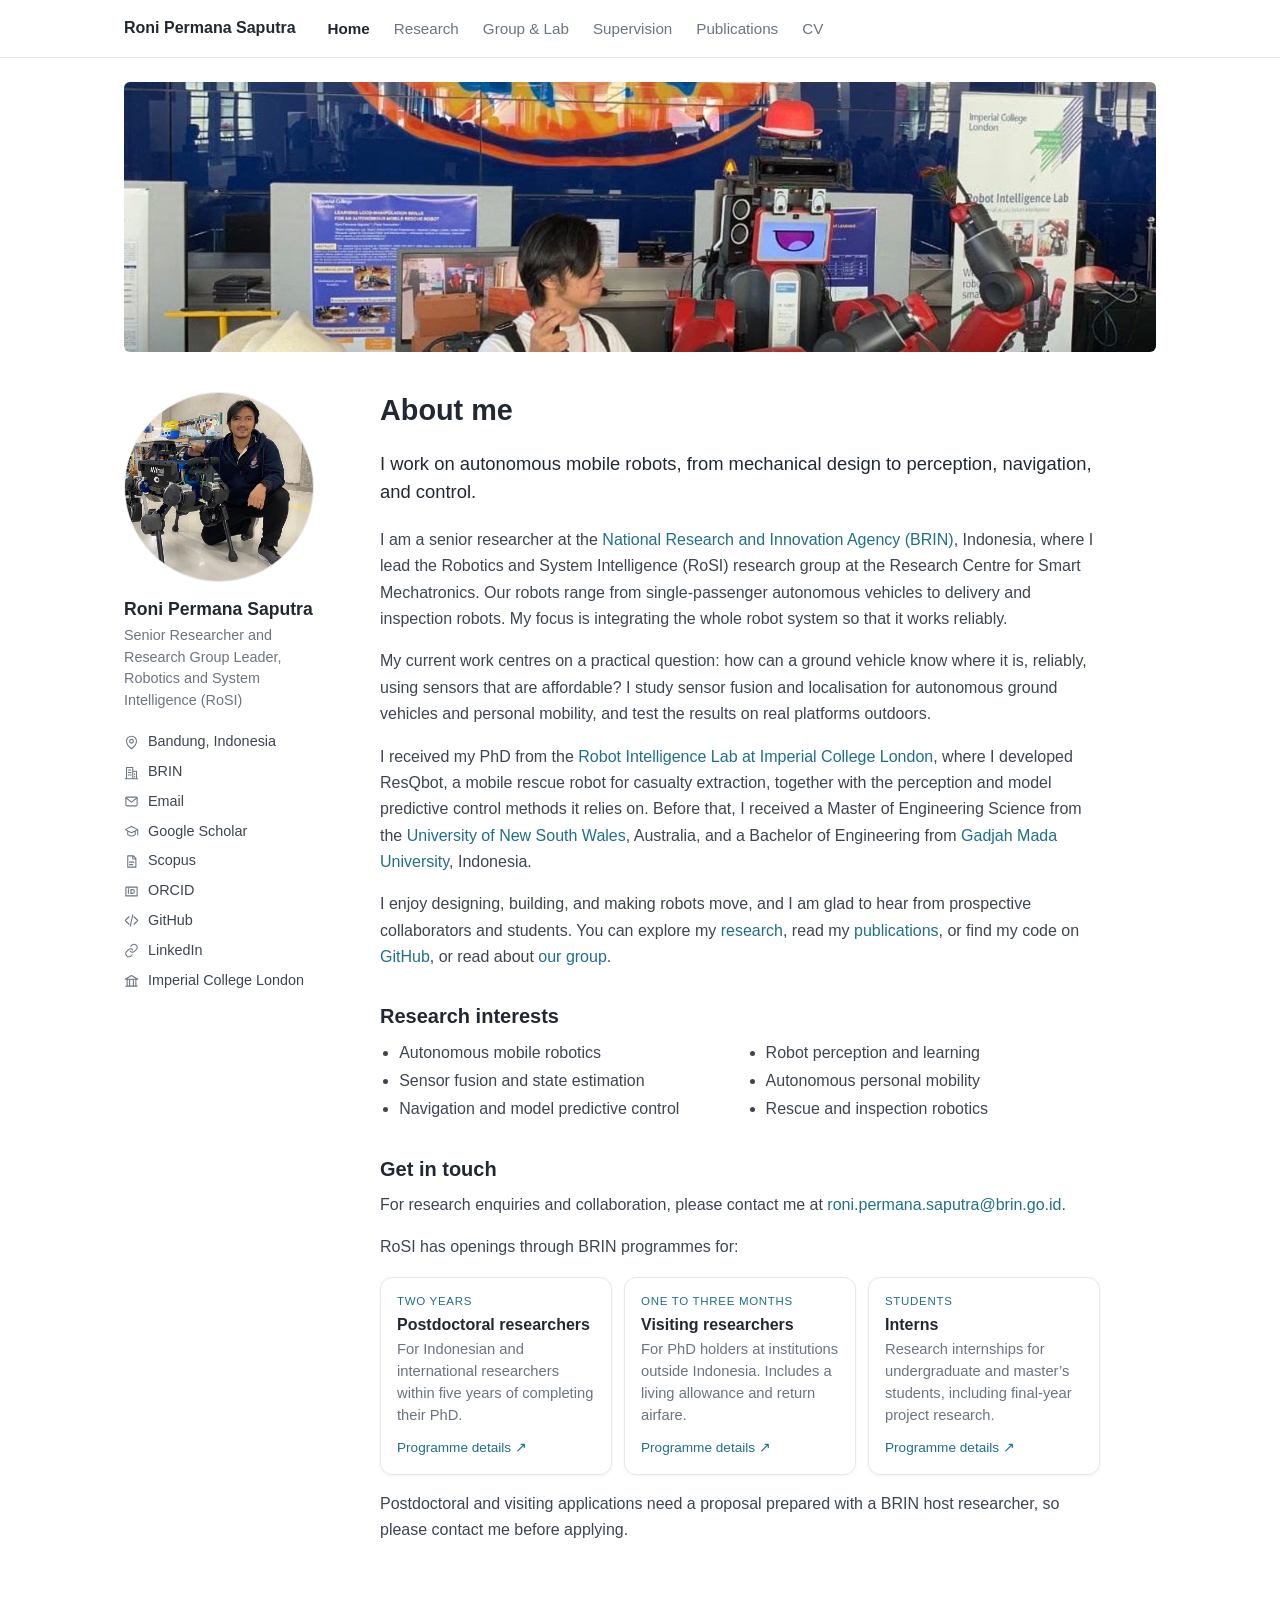
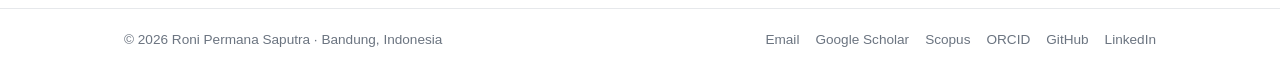
<file: index.html>
<!doctype html>
<html lang="en-GB">
<head>
  <meta charset="utf-8">
  <meta name="viewport" content="width=device-width, initial-scale=1">
  <title>Roni Permana Saputra — Robotics Researcher</title>
  <meta name="description" content="Roni Permana Saputra — senior robotics researcher and research group leader (RoSI) at BRIN. Research in autonomous mobile robots, robot perception, navigation and control.">
  <link rel="canonical" href="https://roni-permana-saputra.github.io/">
  <meta property="og:type" content="website">
  <meta property="og:title" content="Roni Permana Saputra — Robotics Researcher">
  <meta property="og:description" content="Roni Permana Saputra — senior robotics researcher and research group leader (RoSI) at BRIN. Research in autonomous mobile robots, robot perception, navigation and control.">
  <meta property="og:url" content="https://roni-permana-saputra.github.io/">
  <meta property="og:image" content="https://roni-permana-saputra.github.io/images/profile.jpg">
  <meta name="theme-color" content="#111111">
  <link rel="icon" type="image/svg+xml" href="data:image/svg+xml,%3Csvg xmlns='http://www.w3.org/2000/svg' viewBox='0 0 64 64'%3E%3Cg fill='%23111111' stroke='%23111111' stroke-width='3.4' stroke-linejoin='round'%3E%3Crect x='4' y='35' width='56' height='24' rx='12'/%3E%3Crect x='12' y='5' width='40' height='52' rx='12'/%3E%3C/g%3E%3Cg fill='%23fff'%3E%3Crect x='4' y='35' width='56' height='24' rx='12'/%3E%3Crect x='12' y='5' width='40' height='52' rx='12'/%3E%3C/g%3E%3Crect x='18.5' y='12' width='27' height='27' rx='6' fill='%23111111'/%3E%3Crect x='23.6' y='16.8' width='5.6' height='11' rx='2.8' fill='none' stroke='%23fff' stroke-width='1.9'/%3E%3Crect x='34.8' y='16.8' width='5.6' height='11' rx='2.8' fill='none' stroke='%23fff' stroke-width='1.9'/%3E%3Crect x='27.5' y='45' width='9' height='2.6' rx='1.3' fill='%23111111'/%3E%3C/svg%3E">
  <link rel="stylesheet" href="assets/site.css?v=20261108e">
  <script src="assets/site.js?v=20261108e" defer></script>
  <script type="application/ld+json">{"@context": "https://schema.org", "@type": "Person", "name": "Roni Permana Saputra", "honorificSuffix": "PhD", "jobTitle": "Senior Researcher and Research Group Leader, Robotics and System Intelligence (RoSI)", "url": "https://roni-permana-saputra.github.io/", "image": "https://roni-permana-saputra.github.io/images/profile.jpg", "email": "mailto:roni.permana.saputra@brin.go.id", "affiliation": {"@type": "Organization", "name": "Research Centre for Smart Mechatronics, National Research and Innovation Agency (BRIN)"}, "alumniOf": ["Imperial College London", "University of New South Wales", "Gadjah Mada University"], "sameAs": ["https://github.com/roni-permana-saputra", "https://www.linkedin.com/in/roni-permana-saputra/", "https://scholar.google.co.id/citations?user=I5WKiPUAAAAJ&hl=en", "https://www.scopus.com/authid/detail.uri?authorId=55383361400", "https://orcid.org/0000-0001-6989-8830", "https://www.imperial.ac.uk/robot-intelligence/people/roni.saputra/"]}</script>
</head>
<body>
  <a class="skip-link" href="#main">Skip to content</a>
  <header class="masthead">
    <div class="wrap masthead-inner">
      <a class="site-name" href="index.html">Roni Permana Saputra</a>
      <button class="menu-toggle" aria-expanded="false" aria-controls="main-nav" hidden>Menu</button>
      <nav id="main-nav" aria-label="Main navigation">
        <a href="index.html" aria-current="page">Home</a>
        <a href="research.html">Research</a>
        <a href="lab.html">Group &amp; Lab</a>
        <a href="supervision.html">Supervision</a>
        <a href="publications.html">Publications</a>
        <a href="cv.html">CV</a>
      </nav>
    </div>
  </header>
  <div class="wrap"><img class="banner" src="images/banner.jpg" width="1290" height="500" alt="Robot demonstration at a public exhibition stand of the Robot Intelligence Lab, Imperial College London"></div>
  <div class="wrap layout">
    <aside class="sidebar" aria-label="Profile">
      <img class="portrait" src="images/profile.jpg" width="720" height="720" alt="Portrait of Roni Permana Saputra">
      <div class="who">
        <p class="name">Roni Permana Saputra</p>
        <p class="role">Senior Researcher and Research Group Leader, Robotics and System Intelligence (RoSI)</p>
      </div>
      <ul class="side-links">
        <li><svg viewBox="0 0 24 24" fill="none" stroke="currentColor" stroke-width="1.7" stroke-linecap="round" stroke-linejoin="round" aria-hidden="true"><circle cx="12" cy="10" r="3"/><path d="M20 10c0 6-8 12-8 12S4 16 4 10a8 8 0 1 1 16 0Z"/></svg><span>Bandung, Indonesia</span></li>
        <li><svg viewBox="0 0 24 24" fill="none" stroke="currentColor" stroke-width="1.7" stroke-linecap="round" stroke-linejoin="round" aria-hidden="true"><path d="M4 22V4h10v18M14 10h6v12M2 22h20M7 8h4M7 12h4M7 16h4M17 14v1M17 18v1"/></svg><a href="https://www.brin.go.id/">BRIN</a></li>
        <li><svg viewBox="0 0 24 24" fill="none" stroke="currentColor" stroke-width="1.7" stroke-linecap="round" stroke-linejoin="round" aria-hidden="true"><rect x="3" y="5" width="18" height="14" rx="2"/><path d="m3 6 9 7 9-7"/></svg><a href="mailto:roni.permana.saputra@brin.go.id">Email</a></li>
        <li><svg viewBox="0 0 24 24" fill="none" stroke="currentColor" stroke-width="1.7" stroke-linecap="round" stroke-linejoin="round" aria-hidden="true"><path d="m2 9 10-5 10 5-10 5-10-5ZM6 11v6c4 3 8 3 12 0v-6M22 9v8"/></svg><a href="https://scholar.google.co.id/citations?user=I5WKiPUAAAAJ&hl=en">Google Scholar</a></li>
        <li><svg viewBox="0 0 24 24" fill="none" stroke="currentColor" stroke-width="1.7" stroke-linecap="round" stroke-linejoin="round" aria-hidden="true"><path d="M6 3h9l4 4v14H6zM14 3v5h5M9 13h7M9 17h5"/></svg><a href="https://www.scopus.com/authid/detail.uri?authorId=55383361400">Scopus</a></li>
        <li><svg viewBox="0 0 24 24" fill="none" stroke="currentColor" stroke-width="1.7" stroke-linecap="round" stroke-linejoin="round" aria-hidden="true"><path d="M3 5h18v14H3zM7 9v6M7 7v.01M11 9h2.5a3 3 0 0 1 0 6H11z"/></svg><a href="https://orcid.org/0000-0001-6989-8830">ORCID</a></li>
        <li><svg viewBox="0 0 24 24" fill="none" stroke="currentColor" stroke-width="1.7" stroke-linecap="round" stroke-linejoin="round" aria-hidden="true"><path d="m8 6-6 6 6 6M16 6l6 6-6 6M14 3l-4 18"/></svg><a href="https://github.com/roni-permana-saputra">GitHub</a></li>
        <li><svg viewBox="0 0 24 24" fill="none" stroke="currentColor" stroke-width="1.7" stroke-linecap="round" stroke-linejoin="round" aria-hidden="true"><path d="M10 13a5 5 0 0 0 7 .1l3-3a5 5 0 0 0-7-7l-2 2M14 11a5 5 0 0 0-7-.1l-3 3a5 5 0 0 0 7 7l2-2"/></svg><a href="https://www.linkedin.com/in/roni-permana-saputra/">LinkedIn</a></li>
        <li><svg viewBox="0 0 24 24" fill="none" stroke="currentColor" stroke-width="1.7" stroke-linecap="round" stroke-linejoin="round" aria-hidden="true"><path d="M3 21h18M5 21V10M19 21V10M9 21V10M15 21V10M2 10l10-6 10 6Z"/></svg><a href="https://www.imperial.ac.uk/robot-intelligence/people/roni.saputra/">Imperial College London</a></li>
      </ul>
    </aside>
    <main id="main" tabindex="-1">
      <h1>About me</h1>
      <div class="prose">
        <p class="intro">I work on autonomous mobile robots, from mechanical design to perception, navigation, and control.</p>
        <p>I am a senior researcher at the <a href="https://www.brin.go.id/">National Research and Innovation Agency (BRIN)</a>, Indonesia, where I lead the Robotics and System Intelligence (RoSI) research group at the Research Centre for Smart Mechatronics. Our robots range from single-passenger autonomous vehicles to delivery and inspection robots. My focus is integrating the whole robot system so that it works reliably.</p>
        <p>My current work centres on a practical question: how can a ground vehicle know where it is, reliably, using sensors that are affordable? I study sensor fusion and localisation for autonomous ground vehicles and personal mobility, and test the results on real platforms outdoors.</p>
        <p>I received my PhD from the <a href="https://www.imperial.ac.uk/robot-intelligence/">Robot Intelligence Lab at Imperial College London</a>, where I developed ResQbot, a mobile rescue robot for casualty extraction, together with the perception and model predictive control methods it relies on. Before that, I received a Master of Engineering Science from the <a href="https://www.unsw.edu.au/">University of New South Wales</a>, Australia, and a Bachelor of Engineering from <a href="https://ugm.ac.id/en/">Gadjah Mada University</a>, Indonesia.</p>
        <p>I enjoy designing, building, and making robots move, and I am glad to hear from prospective collaborators and students. You can explore my <a href="research.html">research</a>, read my <a href="publications.html">publications</a>, or find my code on <a href="https://github.com/roni-permana-saputra">GitHub</a>, or read about <a href="lab.html">our group</a>.</p>
        <h2>Research interests</h2>
        <ul class="plain-list two-col">
          <li>Autonomous mobile robotics</li>
          <li>Sensor fusion and state estimation</li>
          <li>Navigation and model predictive control</li>
          <li>Robot perception and learning</li>
          <li>Autonomous personal mobility</li>
          <li>Rescue and inspection robotics</li>
        </ul>
        <h2>Get in touch</h2>
        <p>For research enquiries and collaboration, please contact me at <a href="mailto:roni.permana.saputra@brin.go.id">roni.permana.saputra@brin.go.id</a>.</p>
        <p>RoSI has openings through BRIN programmes for:</p>
<ul class="proj-grid three">
          <li><a class="proj-card" href="https://manajementalenta.brin.go.id/program/109"><span class="sup-label">Two years</span><span class="proj-title">Postdoctoral researchers</span><span class="proj-text">For Indonesian and international researchers within five years of completing their PhD.</span><span class="proj-more">Programme details ↗</span></a></li>
          <li><a class="proj-card" href="https://manajementalenta.brin.go.id/program/110?lang=en"><span class="sup-label">One to three months</span><span class="proj-title">Visiting researchers</span><span class="proj-text">For PhD holders at institutions outside Indonesia. Includes a living allowance and return airfare.</span><span class="proj-more">Programme details ↗</span></a></li>
          <li><a class="proj-card" href="https://elsa.brin.go.id/subkategori/index/Magang%20BRIN%20MBKM%20dan%20TA/26"><span class="sup-label">Students</span><span class="proj-title">Interns</span><span class="proj-text">Research internships for undergraduate and master’s students, including final-year project research.</span><span class="proj-more">Programme details ↗</span></a></li>
        </ul>
        <p>Postdoctoral and visiting applications need a proposal prepared with a BRIN host researcher, so please contact me before applying.</p>
      </div>
    </main>
  </div>
  <footer>
    <div class="wrap footer-inner">
      <p>© 2026 Roni Permana Saputra · Bandung, Indonesia</p>
      <div class="footer-links"><a href="mailto:roni.permana.saputra@brin.go.id">Email</a><a href="https://scholar.google.co.id/citations?user=I5WKiPUAAAAJ&hl=en">Google Scholar</a><a href="https://www.scopus.com/authid/detail.uri?authorId=55383361400">Scopus</a><a href="https://orcid.org/0000-0001-6989-8830">ORCID</a><a href="https://github.com/roni-permana-saputra">GitHub</a><a href="https://www.linkedin.com/in/roni-permana-saputra/">LinkedIn</a></div>
    </div>
  </footer>
</body>
</html>
</file>
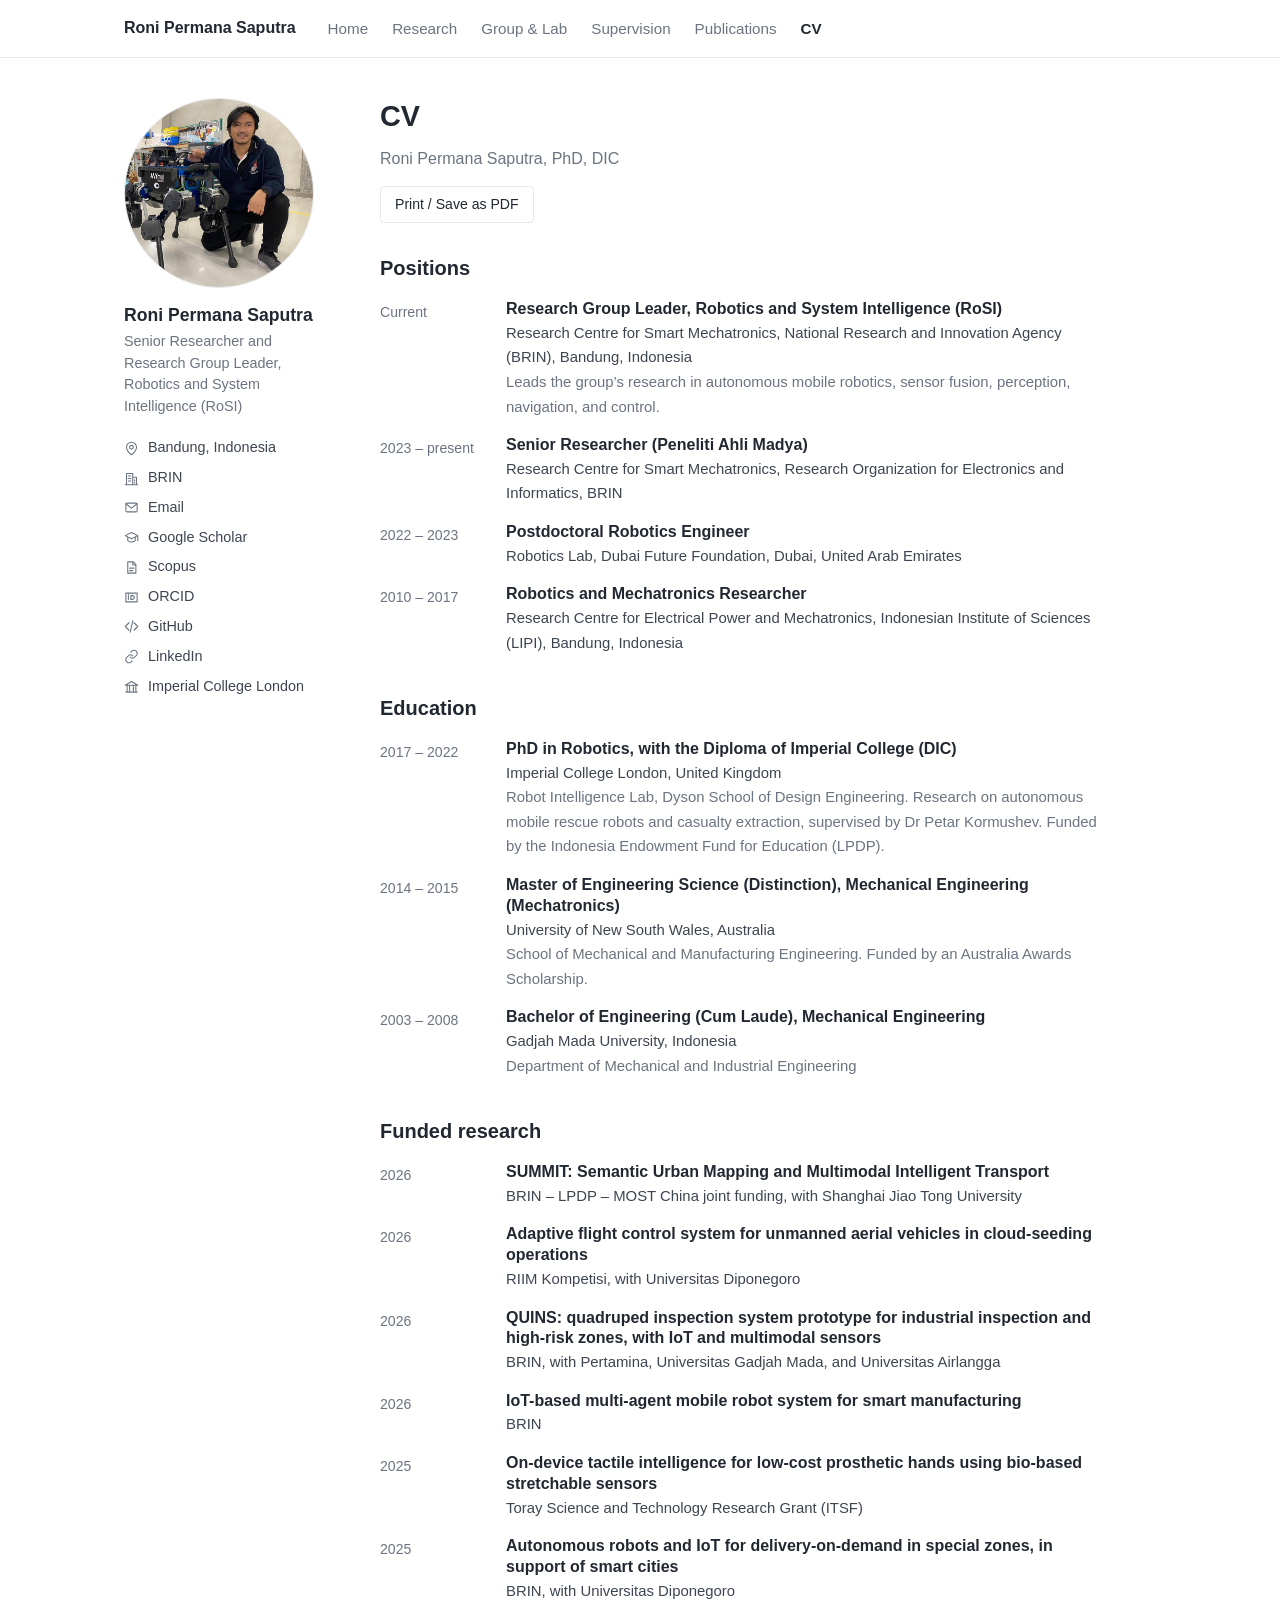
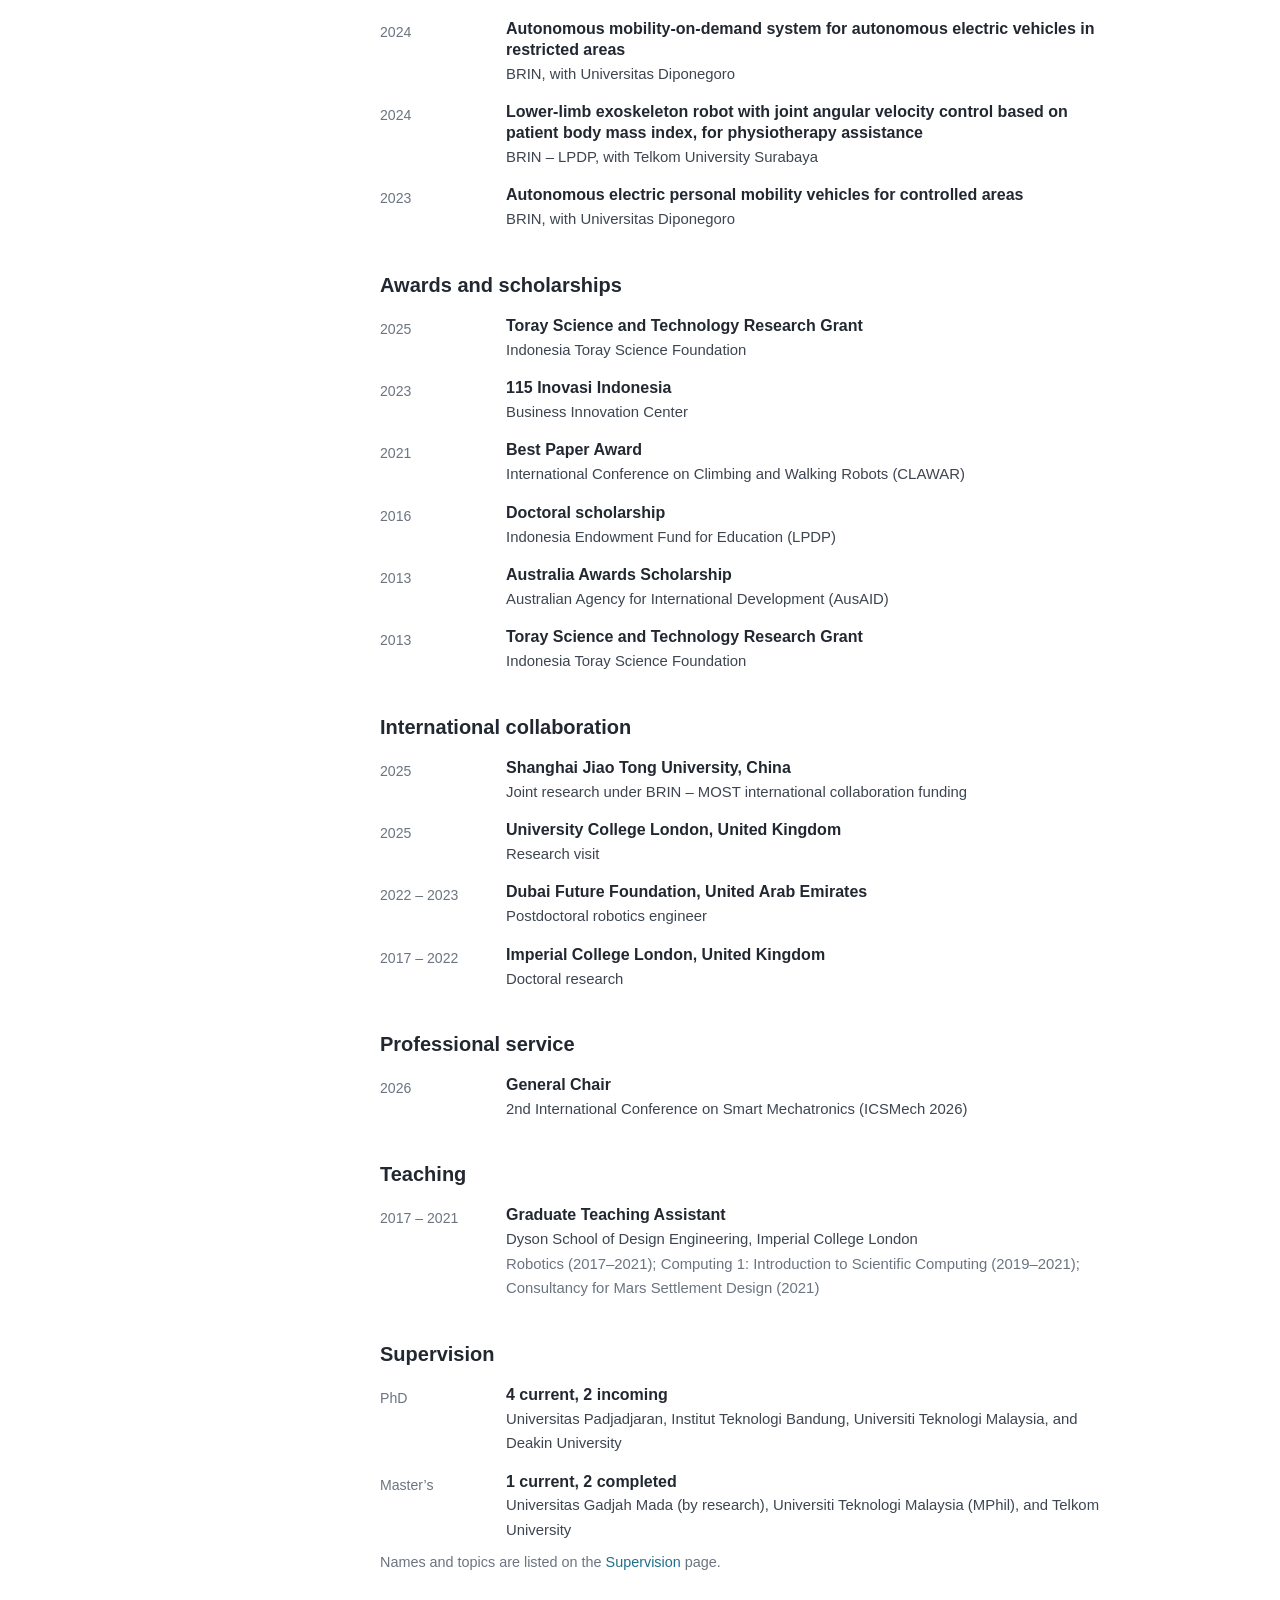
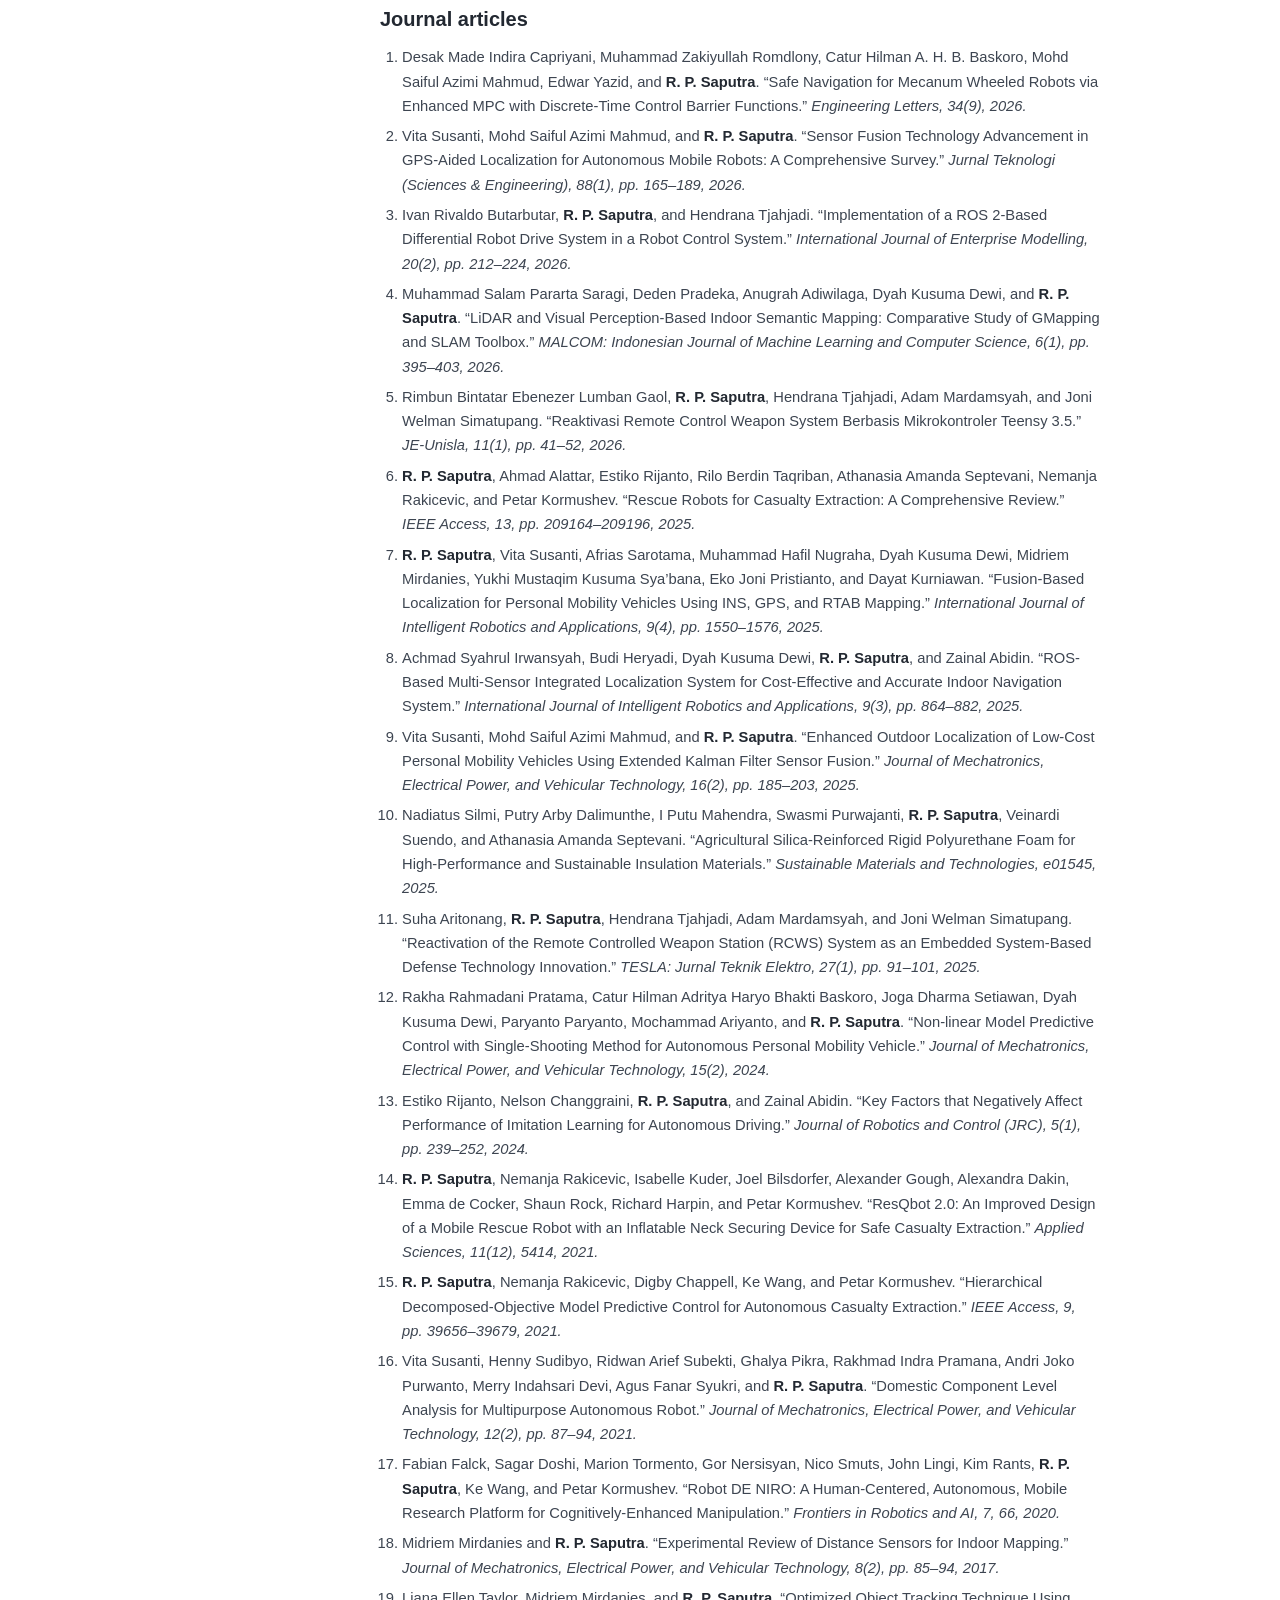
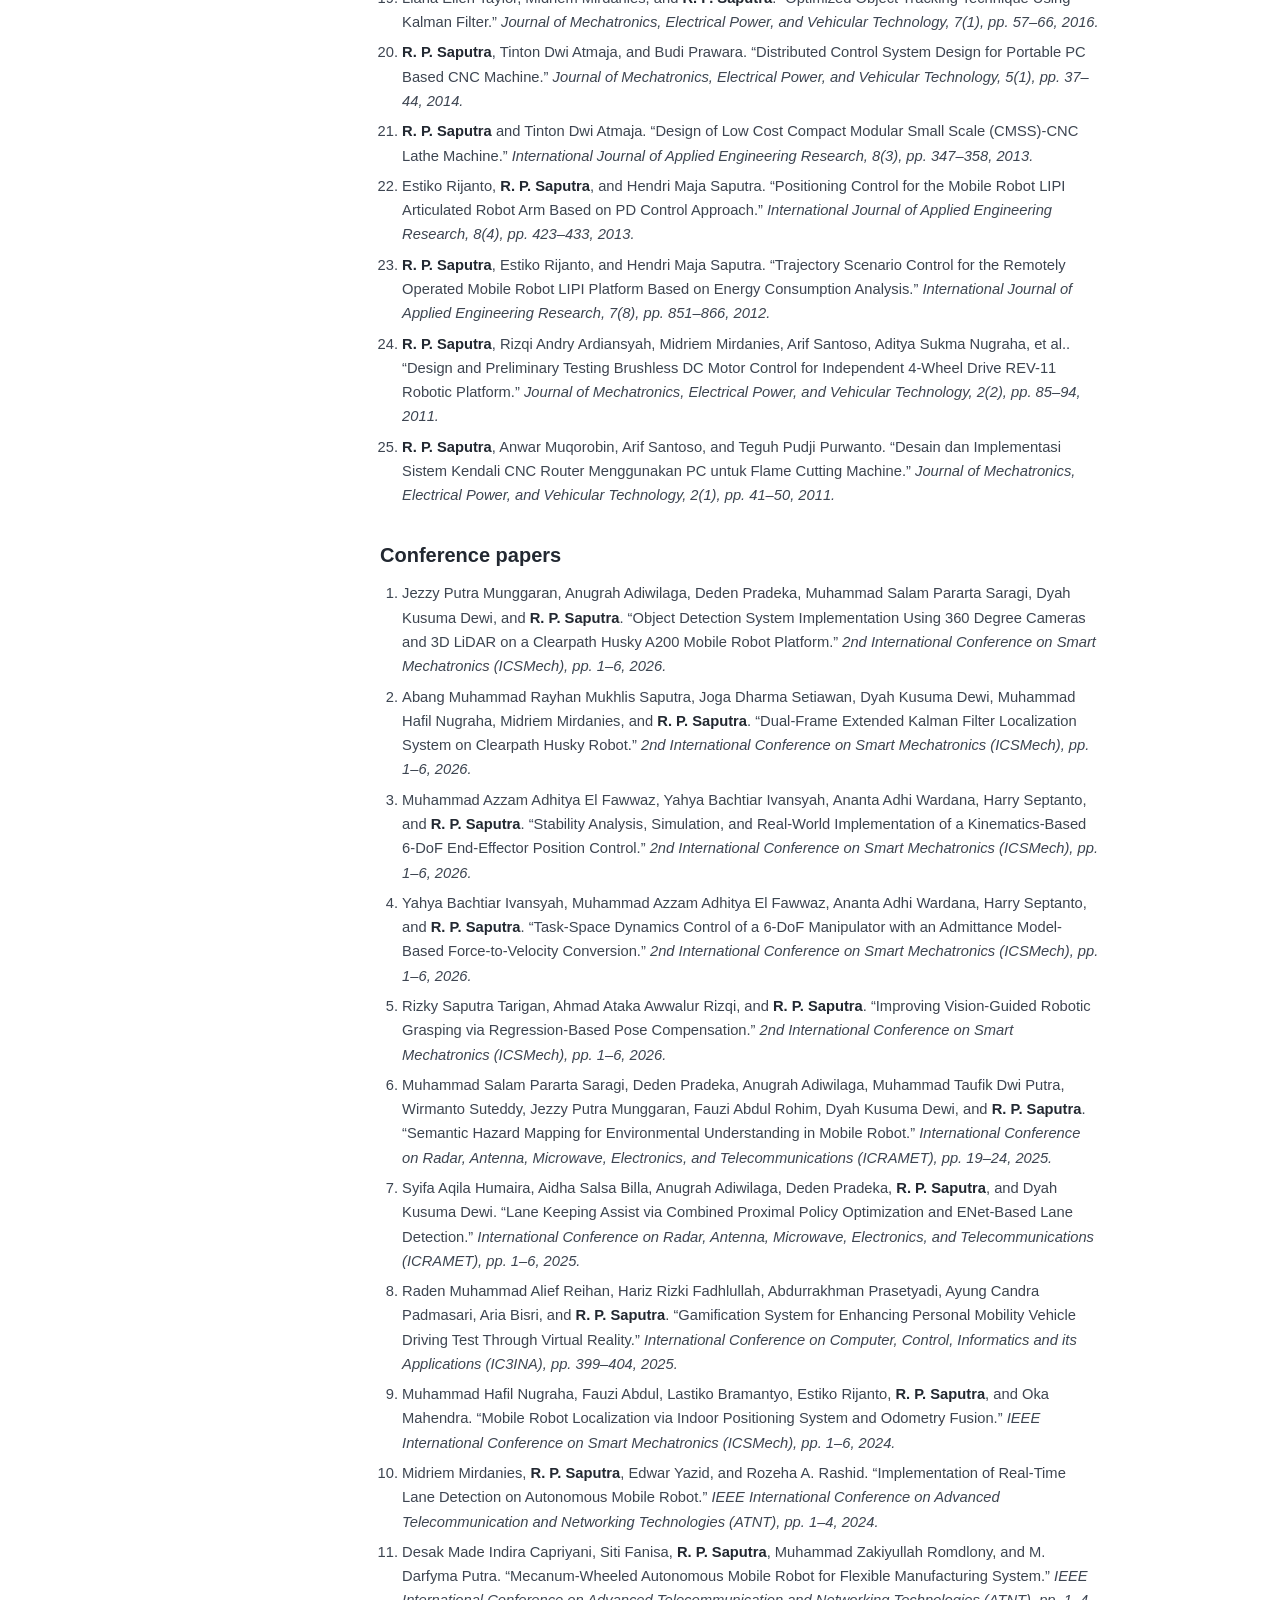
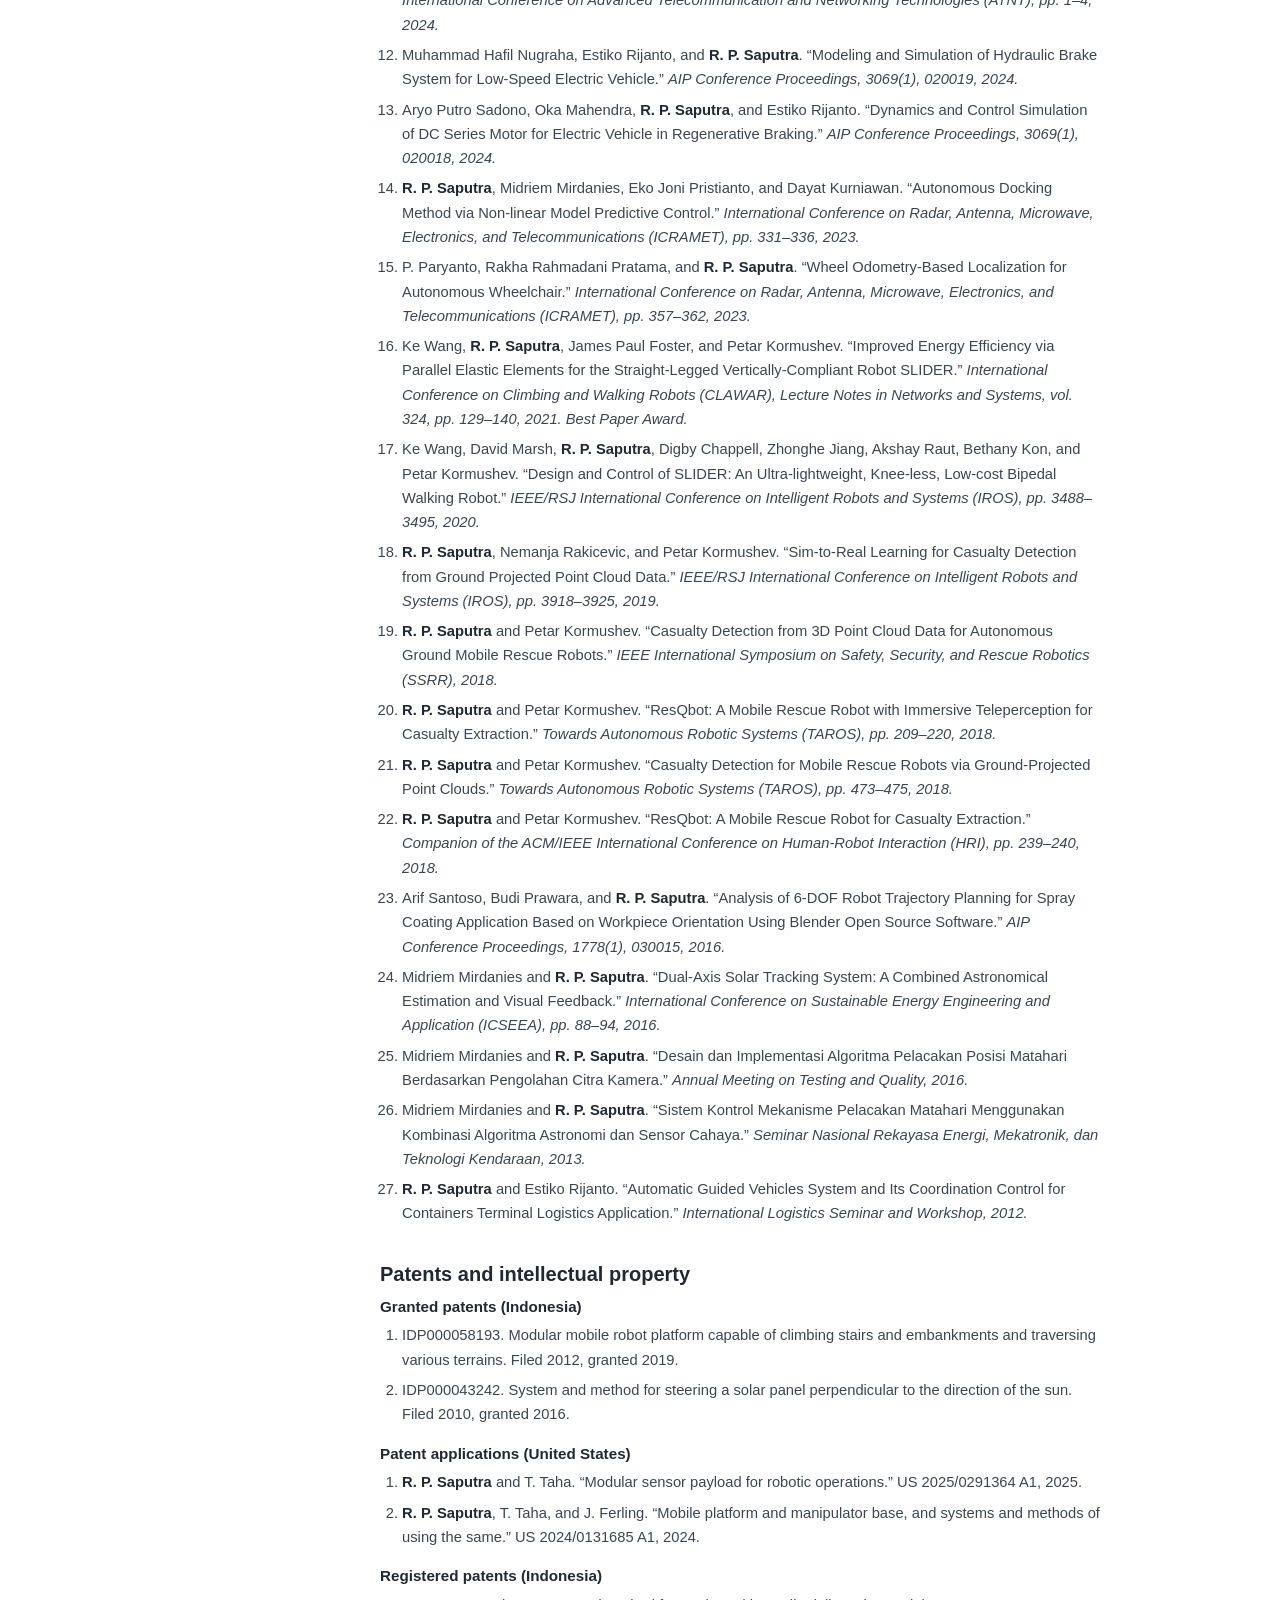
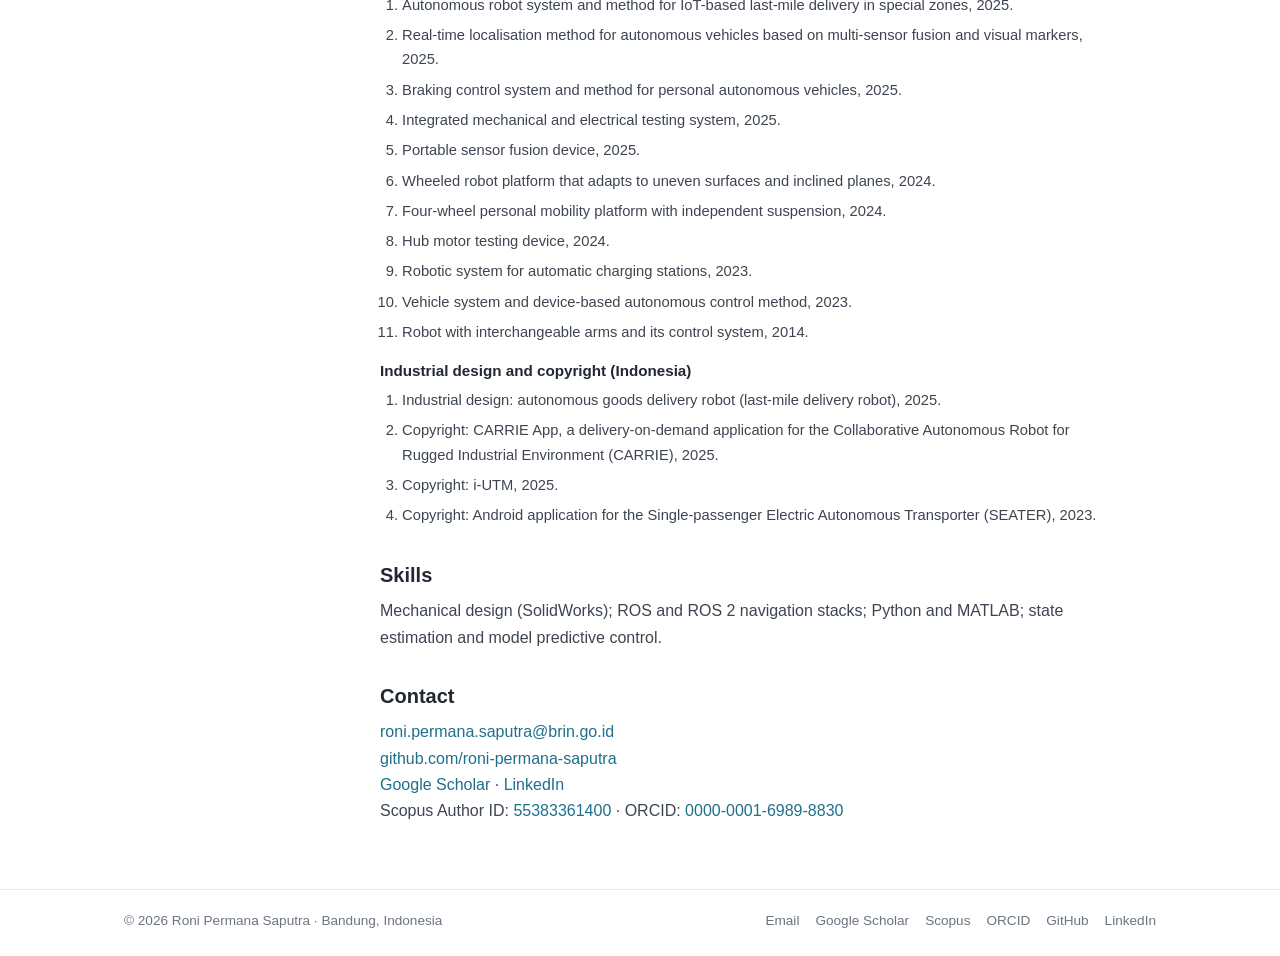
<file: cv.html>
<!doctype html>
<html lang="en-GB">
<head>
  <meta charset="utf-8">
  <meta name="viewport" content="width=device-width, initial-scale=1">
  <title>CV — Roni Permana Saputra</title>
  <meta name="description" content="Roni Permana Saputra — senior robotics researcher and research group leader (RoSI) at BRIN. Research in autonomous mobile robots, robot perception, navigation and control.">
  <link rel="canonical" href="https://roni-permana-saputra.github.io/cv.html">
  <meta property="og:type" content="website">
  <meta property="og:title" content="CV — Roni Permana Saputra">
  <meta property="og:description" content="Roni Permana Saputra — senior robotics researcher and research group leader (RoSI) at BRIN. Research in autonomous mobile robots, robot perception, navigation and control.">
  <meta property="og:url" content="https://roni-permana-saputra.github.io/cv.html">
  <meta property="og:image" content="https://roni-permana-saputra.github.io/images/profile.jpg">
  <meta name="theme-color" content="#111111">
  <link rel="icon" type="image/svg+xml" href="data:image/svg+xml,%3Csvg xmlns='http://www.w3.org/2000/svg' viewBox='0 0 64 64'%3E%3Cg fill='%23111111' stroke='%23111111' stroke-width='3.4' stroke-linejoin='round'%3E%3Crect x='4' y='35' width='56' height='24' rx='12'/%3E%3Crect x='12' y='5' width='40' height='52' rx='12'/%3E%3C/g%3E%3Cg fill='%23fff'%3E%3Crect x='4' y='35' width='56' height='24' rx='12'/%3E%3Crect x='12' y='5' width='40' height='52' rx='12'/%3E%3C/g%3E%3Crect x='18.5' y='12' width='27' height='27' rx='6' fill='%23111111'/%3E%3Crect x='23.6' y='16.8' width='5.6' height='11' rx='2.8' fill='none' stroke='%23fff' stroke-width='1.9'/%3E%3Crect x='34.8' y='16.8' width='5.6' height='11' rx='2.8' fill='none' stroke='%23fff' stroke-width='1.9'/%3E%3Crect x='27.5' y='45' width='9' height='2.6' rx='1.3' fill='%23111111'/%3E%3C/svg%3E">
  <link rel="stylesheet" href="assets/site.css?v=20261108e">
  <script src="assets/site.js?v=20261108e" defer></script>
</head>
<body>
  <a class="skip-link" href="#main">Skip to content</a>
  <header class="masthead">
    <div class="wrap masthead-inner">
      <a class="site-name" href="index.html">Roni Permana Saputra</a>
      <button class="menu-toggle" aria-expanded="false" aria-controls="main-nav" hidden>Menu</button>
      <nav id="main-nav" aria-label="Main navigation">
        <a href="index.html">Home</a>
        <a href="research.html">Research</a>
        <a href="lab.html">Group &amp; Lab</a>
        <a href="supervision.html">Supervision</a>
        <a href="publications.html">Publications</a>
        <a href="cv.html" aria-current="page">CV</a>
      </nav>
    </div>
  </header>
  <div class="wrap layout">
    <aside class="sidebar" aria-label="Profile">
      <img class="portrait" src="images/profile.jpg" width="720" height="720" alt="Portrait of Roni Permana Saputra">
      <div class="who">
        <p class="name">Roni Permana Saputra</p>
        <p class="role">Senior Researcher and Research Group Leader, Robotics and System Intelligence (RoSI)</p>
      </div>
      <ul class="side-links">
        <li><svg viewBox="0 0 24 24" fill="none" stroke="currentColor" stroke-width="1.7" stroke-linecap="round" stroke-linejoin="round" aria-hidden="true"><circle cx="12" cy="10" r="3"/><path d="M20 10c0 6-8 12-8 12S4 16 4 10a8 8 0 1 1 16 0Z"/></svg><span>Bandung, Indonesia</span></li>
        <li><svg viewBox="0 0 24 24" fill="none" stroke="currentColor" stroke-width="1.7" stroke-linecap="round" stroke-linejoin="round" aria-hidden="true"><path d="M4 22V4h10v18M14 10h6v12M2 22h20M7 8h4M7 12h4M7 16h4M17 14v1M17 18v1"/></svg><a href="https://www.brin.go.id/">BRIN</a></li>
        <li><svg viewBox="0 0 24 24" fill="none" stroke="currentColor" stroke-width="1.7" stroke-linecap="round" stroke-linejoin="round" aria-hidden="true"><rect x="3" y="5" width="18" height="14" rx="2"/><path d="m3 6 9 7 9-7"/></svg><a href="mailto:roni.permana.saputra@brin.go.id">Email</a></li>
        <li><svg viewBox="0 0 24 24" fill="none" stroke="currentColor" stroke-width="1.7" stroke-linecap="round" stroke-linejoin="round" aria-hidden="true"><path d="m2 9 10-5 10 5-10 5-10-5ZM6 11v6c4 3 8 3 12 0v-6M22 9v8"/></svg><a href="https://scholar.google.co.id/citations?user=I5WKiPUAAAAJ&hl=en">Google Scholar</a></li>
        <li><svg viewBox="0 0 24 24" fill="none" stroke="currentColor" stroke-width="1.7" stroke-linecap="round" stroke-linejoin="round" aria-hidden="true"><path d="M6 3h9l4 4v14H6zM14 3v5h5M9 13h7M9 17h5"/></svg><a href="https://www.scopus.com/authid/detail.uri?authorId=55383361400">Scopus</a></li>
        <li><svg viewBox="0 0 24 24" fill="none" stroke="currentColor" stroke-width="1.7" stroke-linecap="round" stroke-linejoin="round" aria-hidden="true"><path d="M3 5h18v14H3zM7 9v6M7 7v.01M11 9h2.5a3 3 0 0 1 0 6H11z"/></svg><a href="https://orcid.org/0000-0001-6989-8830">ORCID</a></li>
        <li><svg viewBox="0 0 24 24" fill="none" stroke="currentColor" stroke-width="1.7" stroke-linecap="round" stroke-linejoin="round" aria-hidden="true"><path d="m8 6-6 6 6 6M16 6l6 6-6 6M14 3l-4 18"/></svg><a href="https://github.com/roni-permana-saputra">GitHub</a></li>
        <li><svg viewBox="0 0 24 24" fill="none" stroke="currentColor" stroke-width="1.7" stroke-linecap="round" stroke-linejoin="round" aria-hidden="true"><path d="M10 13a5 5 0 0 0 7 .1l3-3a5 5 0 0 0-7-7l-2 2M14 11a5 5 0 0 0-7-.1l-3 3a5 5 0 0 0 7 7l2-2"/></svg><a href="https://www.linkedin.com/in/roni-permana-saputra/">LinkedIn</a></li>
        <li><svg viewBox="0 0 24 24" fill="none" stroke="currentColor" stroke-width="1.7" stroke-linecap="round" stroke-linejoin="round" aria-hidden="true"><path d="M3 21h18M5 21V10M19 21V10M9 21V10M15 21V10M2 10l10-6 10 6Z"/></svg><a href="https://www.imperial.ac.uk/robot-intelligence/people/roni.saputra/">Imperial College London</a></li>
      </ul>
    </aside>
    <main id="main" tabindex="-1">
      <header class="page-head">
        <h1>CV</h1>
        <p class="lead">Roni Permana Saputra, PhD, DIC</p>
        <button type="button" class="print-button" data-print>Print / Save as PDF</button>
      </header>
      <section class="section">
        <h2>Positions</h2>
        <div>
          <div class="cv-row">
            <div class="period">Current</div>
            <div><h3>Research Group Leader, Robotics and System Intelligence (RoSI)</h3><p>Research Centre for Smart Mechatronics, National Research and Innovation Agency (BRIN), Bandung, Indonesia</p><p>Leads the group’s research in autonomous mobile robotics, sensor fusion, perception, navigation, and control.</p></div>
          </div>
          <div class="cv-row">
            <div class="period">2023 – present</div>
            <div><h3>Senior Researcher (Peneliti Ahli Madya)</h3><p>Research Centre for Smart Mechatronics, Research Organization for Electronics and Informatics, BRIN</p></div>
          </div>
          <div class="cv-row">
            <div class="period">2022 – 2023</div>
            <div><h3>Postdoctoral Robotics Engineer</h3><p>Robotics Lab, Dubai Future Foundation, Dubai, United Arab Emirates</p></div>
          </div>
          <div class="cv-row">
            <div class="period">2010 – 2017</div>
            <div><h3>Robotics and Mechatronics Researcher</h3><p>Research Centre for Electrical Power and Mechatronics, Indonesian Institute of Sciences (LIPI), Bandung, Indonesia</p></div>
          </div>
        </div>
      </section>
      <section class="section">
        <h2>Education</h2>
        <div>
          <div class="cv-row">
            <div class="period">2017 – 2022</div>
            <div><h3>PhD in Robotics, with the Diploma of Imperial College (DIC)</h3><p>Imperial College London, United Kingdom</p><p>Robot Intelligence Lab, Dyson School of Design Engineering. Research on autonomous mobile rescue robots and casualty extraction, supervised by Dr Petar Kormushev. Funded by the Indonesia Endowment Fund for Education (LPDP).</p></div>
          </div>
          <div class="cv-row">
            <div class="period">2014 – 2015</div>
            <div><h3>Master of Engineering Science (Distinction), Mechanical Engineering (Mechatronics)</h3><p>University of New South Wales, Australia</p><p>School of Mechanical and Manufacturing Engineering. Funded by an Australia Awards Scholarship.</p></div>
          </div>
          <div class="cv-row">
            <div class="period">2003 – 2008</div>
            <div><h3>Bachelor of Engineering (Cum Laude), Mechanical Engineering</h3><p>Gadjah Mada University, Indonesia</p><p>Department of Mechanical and Industrial Engineering</p></div>
          </div>
        </div>
      </section>
      <section class="section">
        <h2>Funded research</h2>
        <div>
          <div class="cv-row">
            <div class="period">2026</div>
            <div><h3>SUMMIT: Semantic Urban Mapping and Multimodal Intelligent Transport</h3><p>BRIN – LPDP – MOST China joint funding, with Shanghai Jiao Tong University</p></div>
          </div>
          <div class="cv-row">
            <div class="period">2026</div>
            <div><h3>Adaptive flight control system for unmanned aerial vehicles in cloud-seeding operations</h3><p>RIIM Kompetisi, with Universitas Diponegoro</p></div>
          </div>
          <div class="cv-row">
            <div class="period">2026</div>
            <div><h3>QUINS: quadruped inspection system prototype for industrial inspection and high-risk zones, with IoT and multimodal sensors</h3><p>BRIN, with Pertamina, Universitas Gadjah Mada, and Universitas Airlangga</p></div>
          </div>
          <div class="cv-row">
            <div class="period">2026</div>
            <div><h3>IoT-based multi-agent mobile robot system for smart manufacturing</h3><p>BRIN</p></div>
          </div>
          <div class="cv-row">
            <div class="period">2025</div>
            <div><h3>On-device tactile intelligence for low-cost prosthetic hands using bio-based stretchable sensors</h3><p>Toray Science and Technology Research Grant (ITSF)</p></div>
          </div>
          <div class="cv-row">
            <div class="period">2025</div>
            <div><h3>Autonomous robots and IoT for delivery-on-demand in special zones, in support of smart cities</h3><p>BRIN, with Universitas Diponegoro</p></div>
          </div>
          <div class="cv-row">
            <div class="period">2024</div>
            <div><h3>Autonomous mobility-on-demand system for autonomous electric vehicles in restricted areas</h3><p>BRIN, with Universitas Diponegoro</p></div>
          </div>
          <div class="cv-row">
            <div class="period">2024</div>
            <div><h3>Lower-limb exoskeleton robot with joint angular velocity control based on patient body mass index, for physiotherapy assistance</h3><p>BRIN – LPDP, with Telkom University Surabaya</p></div>
          </div>
          <div class="cv-row">
            <div class="period">2023</div>
            <div><h3>Autonomous electric personal mobility vehicles for controlled areas</h3><p>BRIN, with Universitas Diponegoro</p></div>
          </div>
        </div>
      </section>
      <section class="section">
        <h2>Awards and scholarships</h2>
        <div>
          <div class="cv-row">
            <div class="period">2025</div>
            <div><h3>Toray Science and Technology Research Grant</h3><p>Indonesia Toray Science Foundation</p></div>
          </div>
          <div class="cv-row">
            <div class="period">2023</div>
            <div><h3>115 Inovasi Indonesia</h3><p>Business Innovation Center</p></div>
          </div>
          <div class="cv-row">
            <div class="period">2021</div>
            <div><h3>Best Paper Award</h3><p>International Conference on Climbing and Walking Robots (CLAWAR)</p></div>
          </div>
          <div class="cv-row">
            <div class="period">2016</div>
            <div><h3>Doctoral scholarship</h3><p>Indonesia Endowment Fund for Education (LPDP)</p></div>
          </div>
          <div class="cv-row">
            <div class="period">2013</div>
            <div><h3>Australia Awards Scholarship</h3><p>Australian Agency for International Development (AusAID)</p></div>
          </div>
          <div class="cv-row">
            <div class="period">2013</div>
            <div><h3>Toray Science and Technology Research Grant</h3><p>Indonesia Toray Science Foundation</p></div>
          </div>
        </div>
      </section>
      <section class="section">
        <h2>International collaboration</h2>
        <div>
          <div class="cv-row">
            <div class="period">2025</div>
            <div><h3>Shanghai Jiao Tong University, China</h3><p>Joint research under BRIN – MOST international collaboration funding</p></div>
          </div>
          <div class="cv-row">
            <div class="period">2025</div>
            <div><h3>University College London, United Kingdom</h3><p>Research visit</p></div>
          </div>
          <div class="cv-row">
            <div class="period">2022 – 2023</div>
            <div><h3>Dubai Future Foundation, United Arab Emirates</h3><p>Postdoctoral robotics engineer</p></div>
          </div>
          <div class="cv-row">
            <div class="period">2017 – 2022</div>
            <div><h3>Imperial College London, United Kingdom</h3><p>Doctoral research</p></div>
          </div>
        </div>
      </section>
      <section class="section">
        <h2>Professional service</h2>
        <div>
          <div class="cv-row">
            <div class="period">2026</div>
            <div><h3>General Chair</h3><p>2nd International Conference on Smart Mechatronics (ICSMech 2026)</p></div>
          </div>
        </div>
      </section>
      <section class="section">
        <h2>Teaching</h2>
        <div>
          <div class="cv-row">
            <div class="period">2017 – 2021</div>
            <div><h3>Graduate Teaching Assistant</h3><p>Dyson School of Design Engineering, Imperial College London</p><p>Robotics (2017–2021); Computing 1: Introduction to Scientific Computing (2019–2021); Consultancy for Mars Settlement Design (2021)</p></div>
          </div>
        </div>
      </section>
      <section class="section">
        <h2>Supervision</h2>
        <div>
          <div class="cv-row">
            <div class="period">PhD</div>
            <div><h3>4 current, 2 incoming</h3><p>Universitas Padjadjaran, Institut Teknologi Bandung, Universiti Teknologi Malaysia, and Deakin University</p></div>
          </div>
          <div class="cv-row">
            <div class="period">Master’s</div>
            <div><h3>1 current, 2 completed</h3><p>Universitas Gadjah Mada (by research), Universiti Teknologi Malaysia (MPhil), and Telkom University</p></div>
          </div>
          <p class="note">Names and topics are listed on the <a href="supervision.html">Supervision</a> page.</p>
        </div>
      </section>
      <section class="section">
        <h2>Journal articles</h2>
        <div>
          <ol class="cv-pubs">
            <li>Desak Made Indira Capriyani, Muhammad Zakiyullah Romdlony, Catur Hilman A. H. B. Baskoro, Mohd Saiful Azimi Mahmud, Edwar Yazid, and <strong>R. P. Saputra</strong>. “Safe Navigation for Mecanum Wheeled Robots via Enhanced MPC with Discrete-Time Control Barrier Functions.” <em>Engineering Letters, 34(9), 2026.</em></li>
            <li>Vita Susanti, Mohd Saiful Azimi Mahmud, and <strong>R. P. Saputra</strong>. “Sensor Fusion Technology Advancement in GPS-Aided Localization for Autonomous Mobile Robots: A Comprehensive Survey.” <em>Jurnal Teknologi (Sciences &amp; Engineering), 88(1), pp. 165–189, 2026.</em></li>
            <li>Ivan Rivaldo Butarbutar, <strong>R. P. Saputra</strong>, and Hendrana Tjahjadi. “Implementation of a ROS 2-Based Differential Robot Drive System in a Robot Control System.” <em>International Journal of Enterprise Modelling, 20(2), pp. 212–224, 2026.</em></li>
            <li>Muhammad Salam Pararta Saragi, Deden Pradeka, Anugrah Adiwilaga, Dyah Kusuma Dewi, and <strong>R. P. Saputra</strong>. “LiDAR and Visual Perception-Based Indoor Semantic Mapping: Comparative Study of GMapping and SLAM Toolbox.” <em>MALCOM: Indonesian Journal of Machine Learning and Computer Science, 6(1), pp. 395–403, 2026.</em></li>
            <li>Rimbun Bintatar Ebenezer Lumban Gaol, <strong>R. P. Saputra</strong>, Hendrana Tjahjadi, Adam Mardamsyah, and Joni Welman Simatupang. “Reaktivasi Remote Control Weapon System Berbasis Mikrokontroler Teensy 3.5.” <em>JE-Unisla, 11(1), pp. 41–52, 2026.</em></li>
            <li><strong>R. P. Saputra</strong>, Ahmad Alattar, Estiko Rijanto, Rilo Berdin Taqriban, Athanasia Amanda Septevani, Nemanja Rakicevic, and Petar Kormushev. “Rescue Robots for Casualty Extraction: A Comprehensive Review.” <em>IEEE Access, 13, pp. 209164–209196, 2025.</em></li>
            <li><strong>R. P. Saputra</strong>, Vita Susanti, Afrias Sarotama, Muhammad Hafil Nugraha, Dyah Kusuma Dewi, Midriem Mirdanies, Yukhi Mustaqim Kusuma Sya’bana, Eko Joni Pristianto, and Dayat Kurniawan. “Fusion-Based Localization for Personal Mobility Vehicles Using INS, GPS, and RTAB Mapping.” <em>International Journal of Intelligent Robotics and Applications, 9(4), pp. 1550–1576, 2025.</em></li>
            <li>Achmad Syahrul Irwansyah, Budi Heryadi, Dyah Kusuma Dewi, <strong>R. P. Saputra</strong>, and Zainal Abidin. “ROS-Based Multi-Sensor Integrated Localization System for Cost-Effective and Accurate Indoor Navigation System.” <em>International Journal of Intelligent Robotics and Applications, 9(3), pp. 864–882, 2025.</em></li>
            <li>Vita Susanti, Mohd Saiful Azimi Mahmud, and <strong>R. P. Saputra</strong>. “Enhanced Outdoor Localization of Low-Cost Personal Mobility Vehicles Using Extended Kalman Filter Sensor Fusion.” <em>Journal of Mechatronics, Electrical Power, and Vehicular Technology, 16(2), pp. 185–203, 2025.</em></li>
            <li>Nadiatus Silmi, Putry Arby Dalimunthe, I Putu Mahendra, Swasmi Purwajanti, <strong>R. P. Saputra</strong>, Veinardi Suendo, and Athanasia Amanda Septevani. “Agricultural Silica-Reinforced Rigid Polyurethane Foam for High-Performance and Sustainable Insulation Materials.” <em>Sustainable Materials and Technologies, e01545, 2025.</em></li>
            <li>Suha Aritonang, <strong>R. P. Saputra</strong>, Hendrana Tjahjadi, Adam Mardamsyah, and Joni Welman Simatupang. “Reactivation of the Remote Controlled Weapon Station (RCWS) System as an Embedded System-Based Defense Technology Innovation.” <em>TESLA: Jurnal Teknik Elektro, 27(1), pp. 91–101, 2025.</em></li>
            <li>Rakha Rahmadani Pratama, Catur Hilman Adritya Haryo Bhakti Baskoro, Joga Dharma Setiawan, Dyah Kusuma Dewi, Paryanto Paryanto, Mochammad Ariyanto, and <strong>R. P. Saputra</strong>. “Non-linear Model Predictive Control with Single-Shooting Method for Autonomous Personal Mobility Vehicle.” <em>Journal of Mechatronics, Electrical Power, and Vehicular Technology, 15(2), 2024.</em></li>
            <li>Estiko Rijanto, Nelson Changgraini, <strong>R. P. Saputra</strong>, and Zainal Abidin. “Key Factors that Negatively Affect Performance of Imitation Learning for Autonomous Driving.” <em>Journal of Robotics and Control (JRC), 5(1), pp. 239–252, 2024.</em></li>
            <li><strong>R. P. Saputra</strong>, Nemanja Rakicevic, Isabelle Kuder, Joel Bilsdorfer, Alexander Gough, Alexandra Dakin, Emma de Cocker, Shaun Rock, Richard Harpin, and Petar Kormushev. “ResQbot 2.0: An Improved Design of a Mobile Rescue Robot with an Inflatable Neck Securing Device for Safe Casualty Extraction.” <em>Applied Sciences, 11(12), 5414, 2021.</em></li>
            <li><strong>R. P. Saputra</strong>, Nemanja Rakicevic, Digby Chappell, Ke Wang, and Petar Kormushev. “Hierarchical Decomposed-Objective Model Predictive Control for Autonomous Casualty Extraction.” <em>IEEE Access, 9, pp. 39656–39679, 2021.</em></li>
            <li>Vita Susanti, Henny Sudibyo, Ridwan Arief Subekti, Ghalya Pikra, Rakhmad Indra Pramana, Andri Joko Purwanto, Merry Indahsari Devi, Agus Fanar Syukri, and <strong>R. P. Saputra</strong>. “Domestic Component Level Analysis for Multipurpose Autonomous Robot.” <em>Journal of Mechatronics, Electrical Power, and Vehicular Technology, 12(2), pp. 87–94, 2021.</em></li>
            <li>Fabian Falck, Sagar Doshi, Marion Tormento, Gor Nersisyan, Nico Smuts, John Lingi, Kim Rants, <strong>R. P. Saputra</strong>, Ke Wang, and Petar Kormushev. “Robot DE NIRO: A Human-Centered, Autonomous, Mobile Research Platform for Cognitively-Enhanced Manipulation.” <em>Frontiers in Robotics and AI, 7, 66, 2020.</em></li>
            <li>Midriem Mirdanies and <strong>R. P. Saputra</strong>. “Experimental Review of Distance Sensors for Indoor Mapping.” <em>Journal of Mechatronics, Electrical Power, and Vehicular Technology, 8(2), pp. 85–94, 2017.</em></li>
            <li>Liana Ellen Taylor, Midriem Mirdanies, and <strong>R. P. Saputra</strong>. “Optimized Object Tracking Technique Using Kalman Filter.” <em>Journal of Mechatronics, Electrical Power, and Vehicular Technology, 7(1), pp. 57–66, 2016.</em></li>
            <li><strong>R. P. Saputra</strong>, Tinton Dwi Atmaja, and Budi Prawara. “Distributed Control System Design for Portable PC Based CNC Machine.” <em>Journal of Mechatronics, Electrical Power, and Vehicular Technology, 5(1), pp. 37–44, 2014.</em></li>
            <li><strong>R. P. Saputra</strong> and Tinton Dwi Atmaja. “Design of Low Cost Compact Modular Small Scale (CMSS)-CNC Lathe Machine.” <em>International Journal of Applied Engineering Research, 8(3), pp. 347–358, 2013.</em></li>
            <li>Estiko Rijanto, <strong>R. P. Saputra</strong>, and Hendri Maja Saputra. “Positioning Control for the Mobile Robot LIPI Articulated Robot Arm Based on PD Control Approach.” <em>International Journal of Applied Engineering Research, 8(4), pp. 423–433, 2013.</em></li>
            <li><strong>R. P. Saputra</strong>, Estiko Rijanto, and Hendri Maja Saputra. “Trajectory Scenario Control for the Remotely Operated Mobile Robot LIPI Platform Based on Energy Consumption Analysis.” <em>International Journal of Applied Engineering Research, 7(8), pp. 851–866, 2012.</em></li>
            <li><strong>R. P. Saputra</strong>, Rizqi Andry Ardiansyah, Midriem Mirdanies, Arif Santoso, Aditya Sukma Nugraha, et al.. “Design and Preliminary Testing Brushless DC Motor Control for Independent 4-Wheel Drive REV-11 Robotic Platform.” <em>Journal of Mechatronics, Electrical Power, and Vehicular Technology, 2(2), pp. 85–94, 2011.</em></li>
            <li><strong>R. P. Saputra</strong>, Anwar Muqorobin, Arif Santoso, and Teguh Pudji Purwanto. “Desain dan Implementasi Sistem Kendali CNC Router Menggunakan PC untuk Flame Cutting Machine.” <em>Journal of Mechatronics, Electrical Power, and Vehicular Technology, 2(1), pp. 41–50, 2011.</em></li>
          </ol>
        </div>
      </section>
      <section class="section">
        <h2>Conference papers</h2>
        <div>
          <ol class="cv-pubs">
            <li>Jezzy Putra Munggaran, Anugrah Adiwilaga, Deden Pradeka, Muhammad Salam Pararta Saragi, Dyah Kusuma Dewi, and <strong>R. P. Saputra</strong>. “Object Detection System Implementation Using 360 Degree Cameras and 3D LiDAR on a Clearpath Husky A200 Mobile Robot Platform.” <em>2nd International Conference on Smart Mechatronics (ICSMech), pp. 1–6, 2026.</em></li>
            <li>Abang Muhammad Rayhan Mukhlis Saputra, Joga Dharma Setiawan, Dyah Kusuma Dewi, Muhammad Hafil Nugraha, Midriem Mirdanies, and <strong>R. P. Saputra</strong>. “Dual-Frame Extended Kalman Filter Localization System on Clearpath Husky Robot.” <em>2nd International Conference on Smart Mechatronics (ICSMech), pp. 1–6, 2026.</em></li>
            <li>Muhammad Azzam Adhitya El Fawwaz, Yahya Bachtiar Ivansyah, Ananta Adhi Wardana, Harry Septanto, and <strong>R. P. Saputra</strong>. “Stability Analysis, Simulation, and Real-World Implementation of a Kinematics-Based 6-DoF End-Effector Position Control.” <em>2nd International Conference on Smart Mechatronics (ICSMech), pp. 1–6, 2026.</em></li>
            <li>Yahya Bachtiar Ivansyah, Muhammad Azzam Adhitya El Fawwaz, Ananta Adhi Wardana, Harry Septanto, and <strong>R. P. Saputra</strong>. “Task-Space Dynamics Control of a 6-DoF Manipulator with an Admittance Model-Based Force-to-Velocity Conversion.” <em>2nd International Conference on Smart Mechatronics (ICSMech), pp. 1–6, 2026.</em></li>
            <li>Rizky Saputra Tarigan, Ahmad Ataka Awwalur Rizqi, and <strong>R. P. Saputra</strong>. “Improving Vision-Guided Robotic Grasping via Regression-Based Pose Compensation.” <em>2nd International Conference on Smart Mechatronics (ICSMech), pp. 1–6, 2026.</em></li>
            <li>Muhammad Salam Pararta Saragi, Deden Pradeka, Anugrah Adiwilaga, Muhammad Taufik Dwi Putra, Wirmanto Suteddy, Jezzy Putra Munggaran, Fauzi Abdul Rohim, Dyah Kusuma Dewi, and <strong>R. P. Saputra</strong>. “Semantic Hazard Mapping for Environmental Understanding in Mobile Robot.” <em>International Conference on Radar, Antenna, Microwave, Electronics, and Telecommunications (ICRAMET), pp. 19–24, 2025.</em></li>
            <li>Syifa Aqila Humaira, Aidha Salsa Billa, Anugrah Adiwilaga, Deden Pradeka, <strong>R. P. Saputra</strong>, and Dyah Kusuma Dewi. “Lane Keeping Assist via Combined Proximal Policy Optimization and ENet-Based Lane Detection.” <em>International Conference on Radar, Antenna, Microwave, Electronics, and Telecommunications (ICRAMET), pp. 1–6, 2025.</em></li>
            <li>Raden Muhammad Alief Reihan, Hariz Rizki Fadhlullah, Abdurrakhman Prasetyadi, Ayung Candra Padmasari, Aria Bisri, and <strong>R. P. Saputra</strong>. “Gamification System for Enhancing Personal Mobility Vehicle Driving Test Through Virtual Reality.” <em>International Conference on Computer, Control, Informatics and its Applications (IC3INA), pp. 399–404, 2025.</em></li>
            <li>Muhammad Hafil Nugraha, Fauzi Abdul, Lastiko Bramantyo, Estiko Rijanto, <strong>R. P. Saputra</strong>, and Oka Mahendra. “Mobile Robot Localization via Indoor Positioning System and Odometry Fusion.” <em>IEEE International Conference on Smart Mechatronics (ICSMech), pp. 1–6, 2024.</em></li>
            <li>Midriem Mirdanies, <strong>R. P. Saputra</strong>, Edwar Yazid, and Rozeha A. Rashid. “Implementation of Real-Time Lane Detection on Autonomous Mobile Robot.” <em>IEEE International Conference on Advanced Telecommunication and Networking Technologies (ATNT), pp. 1–4, 2024.</em></li>
            <li>Desak Made Indira Capriyani, Siti Fanisa, <strong>R. P. Saputra</strong>, Muhammad Zakiyullah Romdlony, and M. Darfyma Putra. “Mecanum-Wheeled Autonomous Mobile Robot for Flexible Manufacturing System.” <em>IEEE International Conference on Advanced Telecommunication and Networking Technologies (ATNT), pp. 1–4, 2024.</em></li>
            <li>Muhammad Hafil Nugraha, Estiko Rijanto, and <strong>R. P. Saputra</strong>. “Modeling and Simulation of Hydraulic Brake System for Low-Speed Electric Vehicle.” <em>AIP Conference Proceedings, 3069(1), 020019, 2024.</em></li>
            <li>Aryo Putro Sadono, Oka Mahendra, <strong>R. P. Saputra</strong>, and Estiko Rijanto. “Dynamics and Control Simulation of DC Series Motor for Electric Vehicle in Regenerative Braking.” <em>AIP Conference Proceedings, 3069(1), 020018, 2024.</em></li>
            <li><strong>R. P. Saputra</strong>, Midriem Mirdanies, Eko Joni Pristianto, and Dayat Kurniawan. “Autonomous Docking Method via Non-linear Model Predictive Control.” <em>International Conference on Radar, Antenna, Microwave, Electronics, and Telecommunications (ICRAMET), pp. 331–336, 2023.</em></li>
            <li>P. Paryanto, Rakha Rahmadani Pratama, and <strong>R. P. Saputra</strong>. “Wheel Odometry-Based Localization for Autonomous Wheelchair.” <em>International Conference on Radar, Antenna, Microwave, Electronics, and Telecommunications (ICRAMET), pp. 357–362, 2023.</em></li>
            <li>Ke Wang, <strong>R. P. Saputra</strong>, James Paul Foster, and Petar Kormushev. “Improved Energy Efficiency via Parallel Elastic Elements for the Straight-Legged Vertically-Compliant Robot SLIDER.” <em>International Conference on Climbing and Walking Robots (CLAWAR), Lecture Notes in Networks and Systems, vol. 324, pp. 129–140, 2021. Best Paper Award.</em></li>
            <li>Ke Wang, David Marsh, <strong>R. P. Saputra</strong>, Digby Chappell, Zhonghe Jiang, Akshay Raut, Bethany Kon, and Petar Kormushev. “Design and Control of SLIDER: An Ultra-lightweight, Knee-less, Low-cost Bipedal Walking Robot.” <em>IEEE/RSJ International Conference on Intelligent Robots and Systems (IROS), pp. 3488–3495, 2020.</em></li>
            <li><strong>R. P. Saputra</strong>, Nemanja Rakicevic, and Petar Kormushev. “Sim-to-Real Learning for Casualty Detection from Ground Projected Point Cloud Data.” <em>IEEE/RSJ International Conference on Intelligent Robots and Systems (IROS), pp. 3918–3925, 2019.</em></li>
            <li><strong>R. P. Saputra</strong> and Petar Kormushev. “Casualty Detection from 3D Point Cloud Data for Autonomous Ground Mobile Rescue Robots.” <em>IEEE International Symposium on Safety, Security, and Rescue Robotics (SSRR), 2018.</em></li>
            <li><strong>R. P. Saputra</strong> and Petar Kormushev. “ResQbot: A Mobile Rescue Robot with Immersive Teleperception for Casualty Extraction.” <em>Towards Autonomous Robotic Systems (TAROS), pp. 209–220, 2018.</em></li>
            <li><strong>R. P. Saputra</strong> and Petar Kormushev. “Casualty Detection for Mobile Rescue Robots via Ground-Projected Point Clouds.” <em>Towards Autonomous Robotic Systems (TAROS), pp. 473–475, 2018.</em></li>
            <li><strong>R. P. Saputra</strong> and Petar Kormushev. “ResQbot: A Mobile Rescue Robot for Casualty Extraction.” <em>Companion of the ACM/IEEE International Conference on Human-Robot Interaction (HRI), pp. 239–240, 2018.</em></li>
            <li>Arif Santoso, Budi Prawara, and <strong>R. P. Saputra</strong>. “Analysis of 6-DOF Robot Trajectory Planning for Spray Coating Application Based on Workpiece Orientation Using Blender Open Source Software.” <em>AIP Conference Proceedings, 1778(1), 030015, 2016.</em></li>
            <li>Midriem Mirdanies and <strong>R. P. Saputra</strong>. “Dual-Axis Solar Tracking System: A Combined Astronomical Estimation and Visual Feedback.” <em>International Conference on Sustainable Energy Engineering and Application (ICSEEA), pp. 88–94, 2016.</em></li>
            <li>Midriem Mirdanies and <strong>R. P. Saputra</strong>. “Desain dan Implementasi Algoritma Pelacakan Posisi Matahari Berdasarkan Pengolahan Citra Kamera.” <em>Annual Meeting on Testing and Quality, 2016.</em></li>
            <li>Midriem Mirdanies and <strong>R. P. Saputra</strong>. “Sistem Kontrol Mekanisme Pelacakan Matahari Menggunakan Kombinasi Algoritma Astronomi dan Sensor Cahaya.” <em>Seminar Nasional Rekayasa Energi, Mekatronik, dan Teknologi Kendaraan, 2013.</em></li>
            <li><strong>R. P. Saputra</strong> and Estiko Rijanto. “Automatic Guided Vehicles System and Its Coordination Control for Containers Terminal Logistics Application.” <em>International Logistics Seminar and Workshop, 2012.</em></li>
          </ol>
        </div>
      </section>
      <section class="section">
        <h2>Patents and intellectual property</h2>
        <div>
          <h3 class="cv-sub">Granted patents (Indonesia)</h3>
          <ol class="cv-pubs">
            <li>IDP000058193. Modular mobile robot platform capable of climbing stairs and embankments and traversing various terrains. Filed 2012, granted 2019.</li>
            <li>IDP000043242. System and method for steering a solar panel perpendicular to the direction of the sun. Filed 2010, granted 2016.</li>
          </ol>
          <h3 class="cv-sub">Patent applications (United States)</h3>
          <ol class="cv-pubs">
            <li><strong>R. P. Saputra</strong> and T. Taha. “Modular sensor payload for robotic operations.” US 2025/0291364 A1, 2025.</li>
            <li><strong>R. P. Saputra</strong>, T. Taha, and J. Ferling. “Mobile platform and manipulator base, and systems and methods of using the same.” US 2024/0131685 A1, 2024.</li>
          </ol>
          <h3 class="cv-sub">Registered patents (Indonesia)</h3>
          <ol class="cv-pubs">
            <li>Autonomous robot system and method for IoT-based last-mile delivery in special zones, 2025.</li>
            <li>Real-time localisation method for autonomous vehicles based on multi-sensor fusion and visual markers, 2025.</li>
            <li>Braking control system and method for personal autonomous vehicles, 2025.</li>
            <li>Integrated mechanical and electrical testing system, 2025.</li>
            <li>Portable sensor fusion device, 2025.</li>
            <li>Wheeled robot platform that adapts to uneven surfaces and inclined planes, 2024.</li>
            <li>Four-wheel personal mobility platform with independent suspension, 2024.</li>
            <li>Hub motor testing device, 2024.</li>
            <li>Robotic system for automatic charging stations, 2023.</li>
            <li>Vehicle system and device-based autonomous control method, 2023.</li>
            <li>Robot with interchangeable arms and its control system, 2014.</li>
          </ol>
          <h3 class="cv-sub">Industrial design and copyright (Indonesia)</h3>
          <ol class="cv-pubs">
            <li>Industrial design: autonomous goods delivery robot (last-mile delivery robot), 2025.</li>
            <li>Copyright: CARRIE App, a delivery-on-demand application for the Collaborative Autonomous Robot for Rugged Industrial Environment (CARRIE), 2025.</li>
            <li>Copyright: i-UTM, 2025.</li>
            <li>Copyright: Android application for the Single-passenger Electric Autonomous Transporter (SEATER), 2023.</li>
          </ol>
        </div>
      </section>
      <section class="section">
        <h2>Skills</h2>
        <div class="prose">
          <p>Mechanical design (SolidWorks); ROS and ROS 2 navigation stacks; Python and MATLAB; state estimation and model predictive control.</p>
        </div>
      </section>
      <section class="section">
        <h2>Contact</h2>
        <div class="prose">
          <p><a href="mailto:roni.permana.saputra@brin.go.id">roni.permana.saputra@brin.go.id</a><br><a href="https://github.com/roni-permana-saputra">github.com/roni-permana-saputra</a><br><a href="https://scholar.google.co.id/citations?user=I5WKiPUAAAAJ&hl=en">Google Scholar</a> · <a href="https://www.linkedin.com/in/roni-permana-saputra/">LinkedIn</a><br>Scopus Author ID: <a href="https://www.scopus.com/authid/detail.uri?authorId=55383361400">55383361400</a> · ORCID: <a href="https://orcid.org/0000-0001-6989-8830">0000-0001-6989-8830</a></p>
        </div>
      </section>
    </main>
  </div>
  <footer>
    <div class="wrap footer-inner">
      <p>© 2026 Roni Permana Saputra · Bandung, Indonesia</p>
      <div class="footer-links"><a href="mailto:roni.permana.saputra@brin.go.id">Email</a><a href="https://scholar.google.co.id/citations?user=I5WKiPUAAAAJ&hl=en">Google Scholar</a><a href="https://www.scopus.com/authid/detail.uri?authorId=55383361400">Scopus</a><a href="https://orcid.org/0000-0001-6989-8830">ORCID</a><a href="https://github.com/roni-permana-saputra">GitHub</a><a href="https://www.linkedin.com/in/roni-permana-saputra/">LinkedIn</a></div>
    </div>
  </footer>
</body>
</html>
</file>
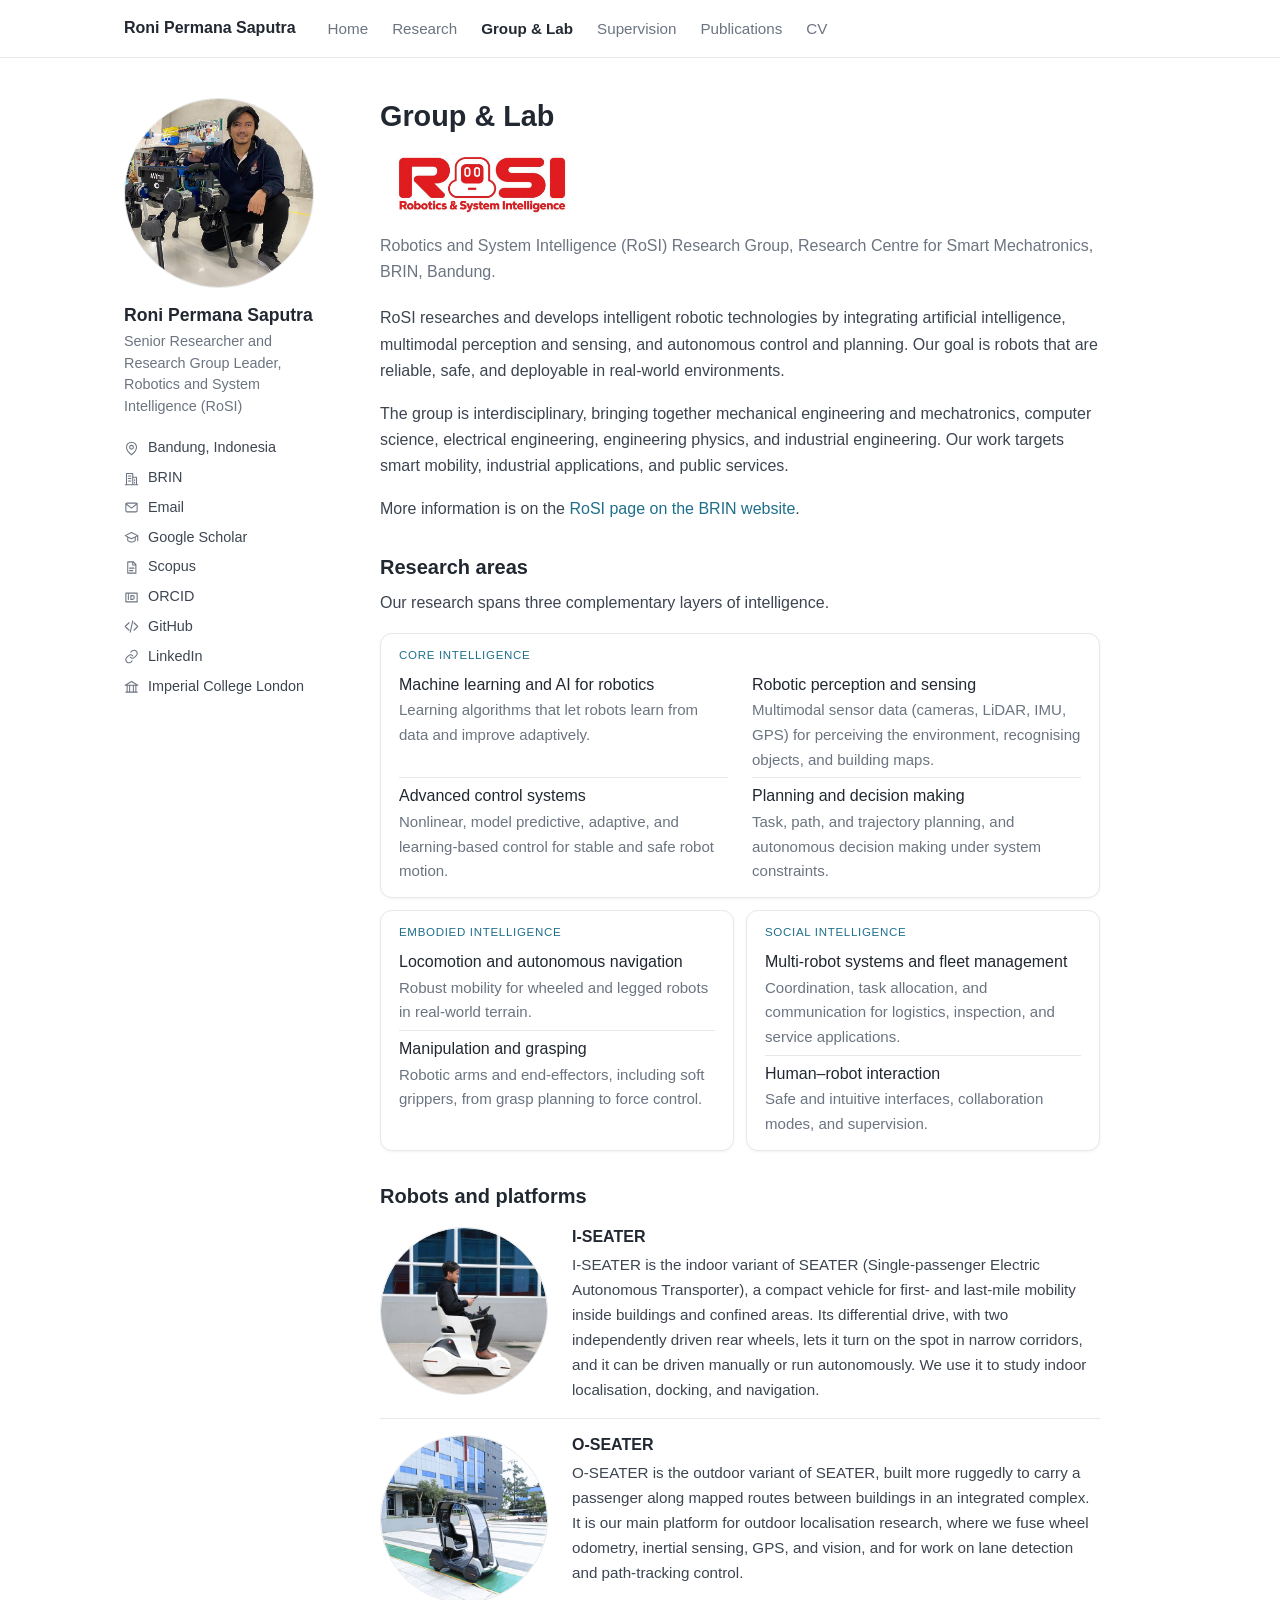
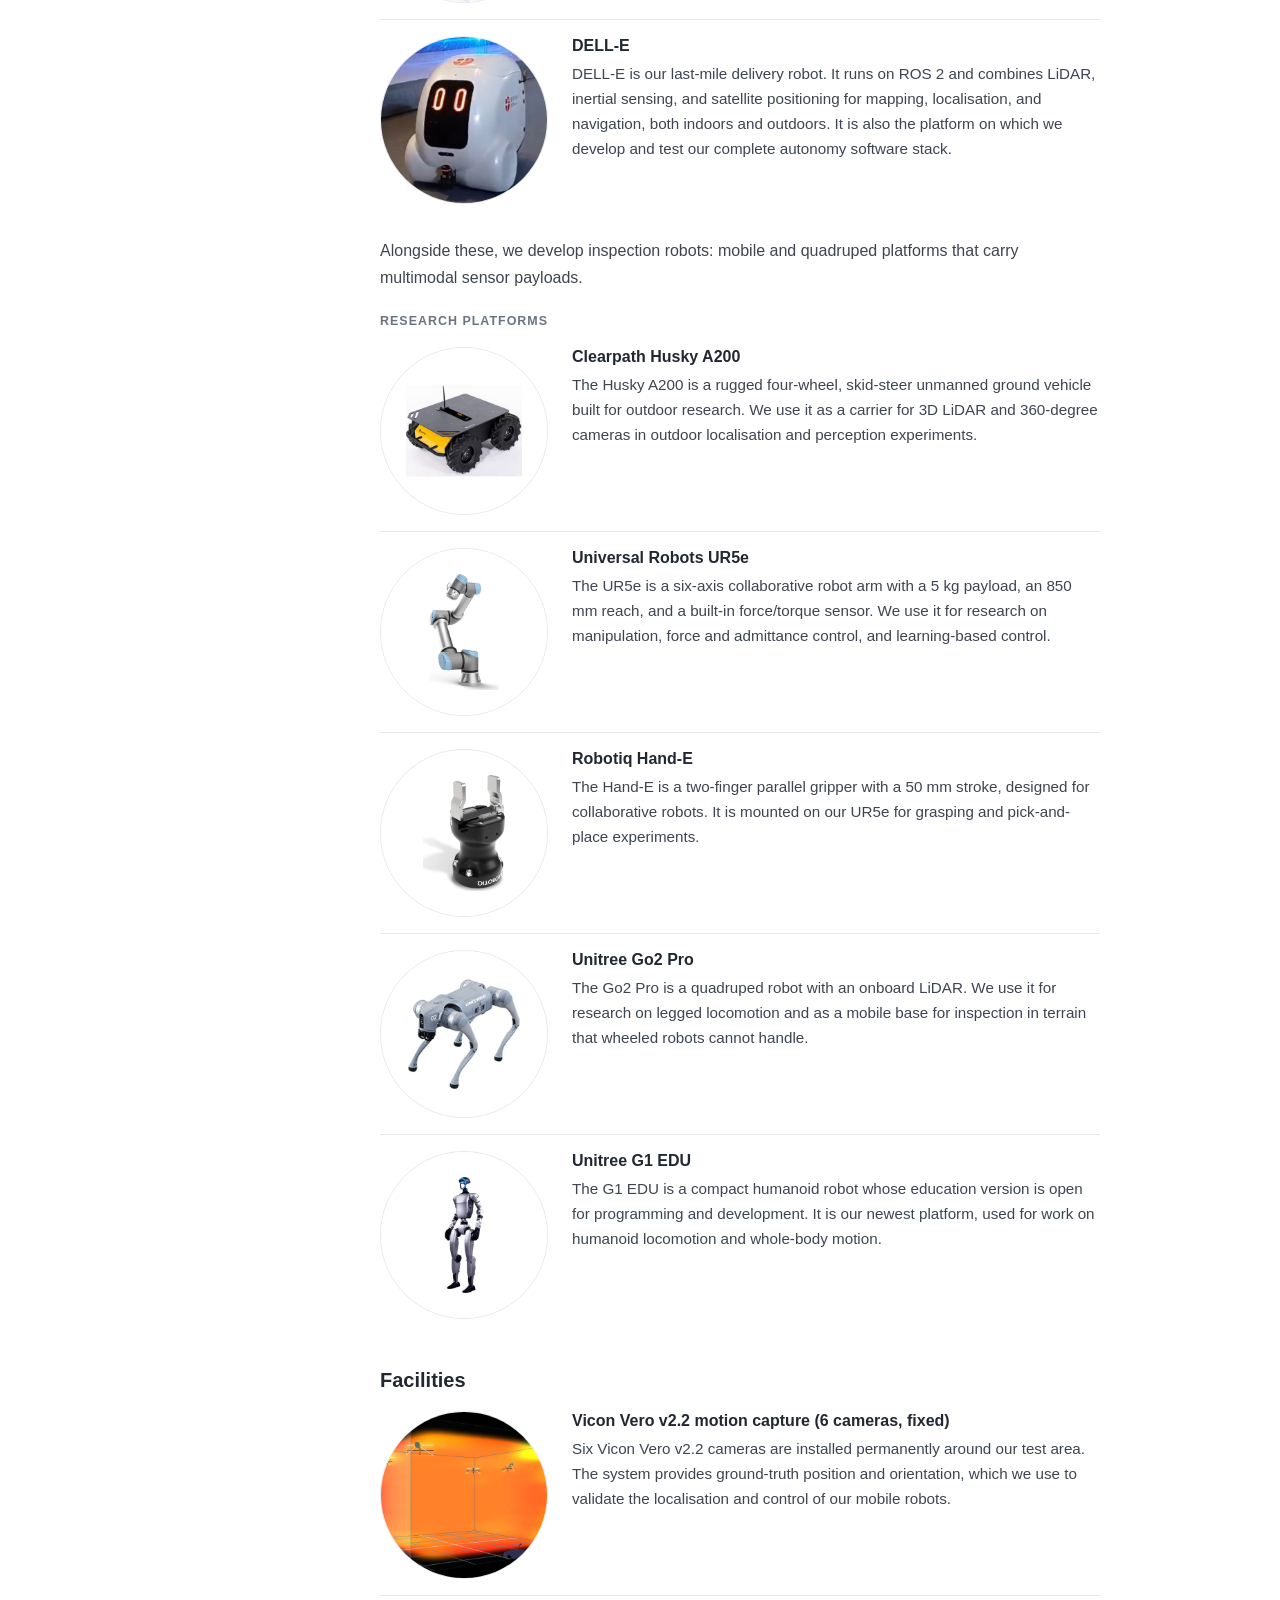
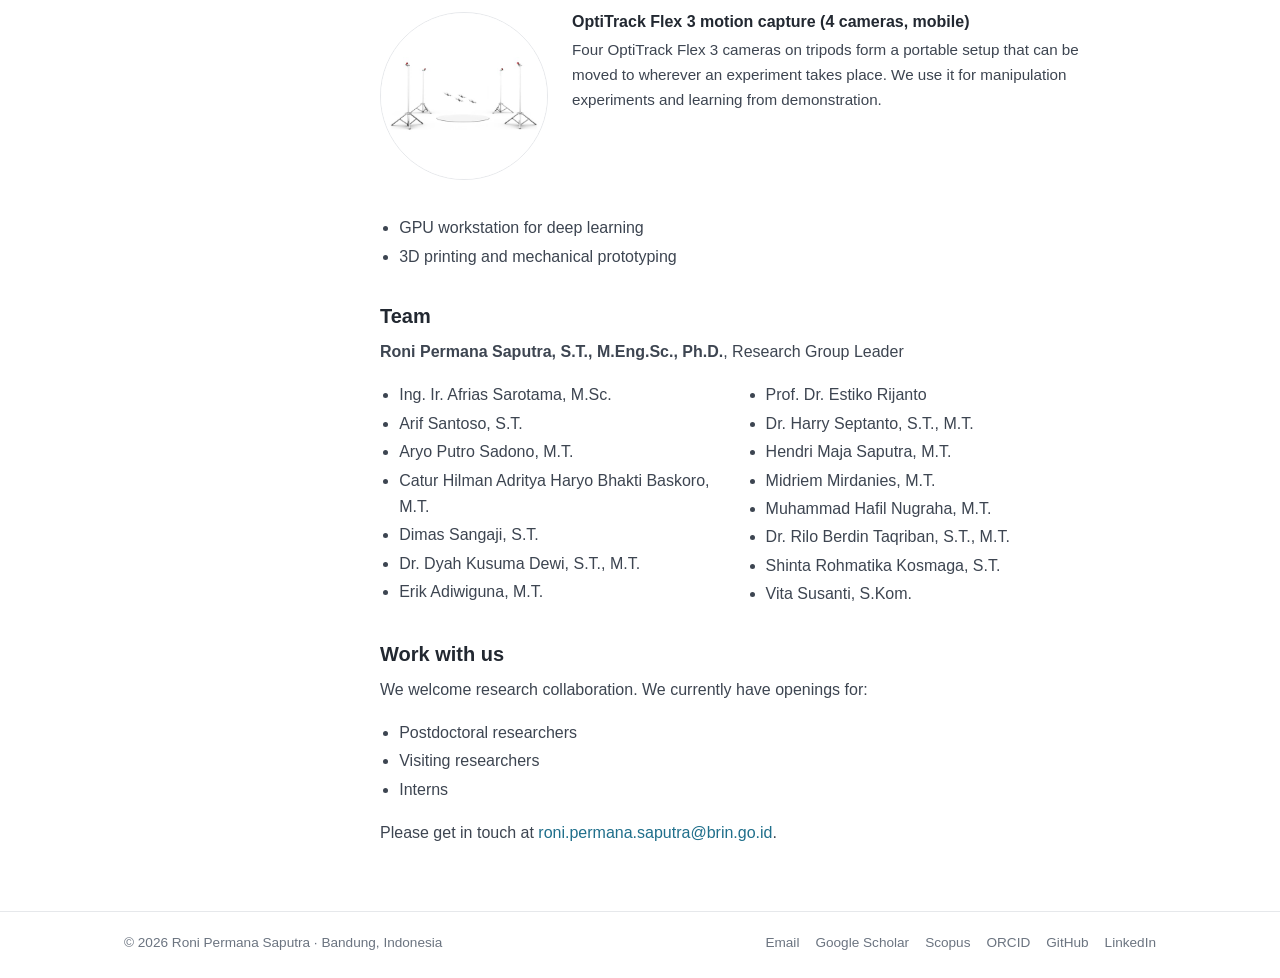
<file: lab.html>
<!doctype html>
<html lang="en-GB">
<head>
  <meta charset="utf-8">
  <meta name="viewport" content="width=device-width, initial-scale=1">
  <title>Group &amp; Lab — Roni Permana Saputra</title>
  <meta name="description" content="Roni Permana Saputra — senior robotics researcher and research group leader (RoSI) at BRIN. Research in autonomous mobile robots, robot perception, navigation and control.">
  <link rel="canonical" href="https://roni-permana-saputra.github.io/lab.html">
  <meta property="og:type" content="website">
  <meta property="og:title" content="Group &amp; Lab — Roni Permana Saputra">
  <meta property="og:description" content="Roni Permana Saputra — senior robotics researcher and research group leader (RoSI) at BRIN. Research in autonomous mobile robots, robot perception, navigation and control.">
  <meta property="og:url" content="https://roni-permana-saputra.github.io/lab.html">
  <meta property="og:image" content="https://roni-permana-saputra.github.io/images/profile.jpg">
  <meta name="theme-color" content="#111111">
  <link rel="icon" type="image/svg+xml" href="data:image/svg+xml,%3Csvg xmlns='http://www.w3.org/2000/svg' viewBox='0 0 64 64'%3E%3Cg fill='%23111111' stroke='%23111111' stroke-width='3.4' stroke-linejoin='round'%3E%3Crect x='4' y='35' width='56' height='24' rx='12'/%3E%3Crect x='12' y='5' width='40' height='52' rx='12'/%3E%3C/g%3E%3Cg fill='%23fff'%3E%3Crect x='4' y='35' width='56' height='24' rx='12'/%3E%3Crect x='12' y='5' width='40' height='52' rx='12'/%3E%3C/g%3E%3Crect x='18.5' y='12' width='27' height='27' rx='6' fill='%23111111'/%3E%3Crect x='23.6' y='16.8' width='5.6' height='11' rx='2.8' fill='none' stroke='%23fff' stroke-width='1.9'/%3E%3Crect x='34.8' y='16.8' width='5.6' height='11' rx='2.8' fill='none' stroke='%23fff' stroke-width='1.9'/%3E%3Crect x='27.5' y='45' width='9' height='2.6' rx='1.3' fill='%23111111'/%3E%3C/svg%3E">
  <link rel="stylesheet" href="assets/site.css?v=20261108e">
  <script src="assets/site.js?v=20261108e" defer></script>
</head>
<body>
  <a class="skip-link" href="#main">Skip to content</a>
  <header class="masthead">
    <div class="wrap masthead-inner">
      <a class="site-name" href="index.html">Roni Permana Saputra</a>
      <button class="menu-toggle" aria-expanded="false" aria-controls="main-nav" hidden>Menu</button>
      <nav id="main-nav" aria-label="Main navigation">
        <a href="index.html">Home</a>
        <a href="research.html">Research</a>
        <a href="lab.html" aria-current="page">Group &amp; Lab</a>
        <a href="supervision.html">Supervision</a>
        <a href="publications.html">Publications</a>
        <a href="cv.html">CV</a>
      </nav>
    </div>
  </header>
  <div class="wrap layout">
    <aside class="sidebar" aria-label="Profile">
      <img class="portrait" src="images/profile.jpg" width="720" height="720" alt="Portrait of Roni Permana Saputra">
      <div class="who">
        <p class="name">Roni Permana Saputra</p>
        <p class="role">Senior Researcher and Research Group Leader, Robotics and System Intelligence (RoSI)</p>
      </div>
      <ul class="side-links">
        <li><svg viewBox="0 0 24 24" fill="none" stroke="currentColor" stroke-width="1.7" stroke-linecap="round" stroke-linejoin="round" aria-hidden="true"><circle cx="12" cy="10" r="3"/><path d="M20 10c0 6-8 12-8 12S4 16 4 10a8 8 0 1 1 16 0Z"/></svg><span>Bandung, Indonesia</span></li>
        <li><svg viewBox="0 0 24 24" fill="none" stroke="currentColor" stroke-width="1.7" stroke-linecap="round" stroke-linejoin="round" aria-hidden="true"><path d="M4 22V4h10v18M14 10h6v12M2 22h20M7 8h4M7 12h4M7 16h4M17 14v1M17 18v1"/></svg><a href="https://www.brin.go.id/">BRIN</a></li>
        <li><svg viewBox="0 0 24 24" fill="none" stroke="currentColor" stroke-width="1.7" stroke-linecap="round" stroke-linejoin="round" aria-hidden="true"><rect x="3" y="5" width="18" height="14" rx="2"/><path d="m3 6 9 7 9-7"/></svg><a href="mailto:roni.permana.saputra@brin.go.id">Email</a></li>
        <li><svg viewBox="0 0 24 24" fill="none" stroke="currentColor" stroke-width="1.7" stroke-linecap="round" stroke-linejoin="round" aria-hidden="true"><path d="m2 9 10-5 10 5-10 5-10-5ZM6 11v6c4 3 8 3 12 0v-6M22 9v8"/></svg><a href="https://scholar.google.co.id/citations?user=I5WKiPUAAAAJ&hl=en">Google Scholar</a></li>
        <li><svg viewBox="0 0 24 24" fill="none" stroke="currentColor" stroke-width="1.7" stroke-linecap="round" stroke-linejoin="round" aria-hidden="true"><path d="M6 3h9l4 4v14H6zM14 3v5h5M9 13h7M9 17h5"/></svg><a href="https://www.scopus.com/authid/detail.uri?authorId=55383361400">Scopus</a></li>
        <li><svg viewBox="0 0 24 24" fill="none" stroke="currentColor" stroke-width="1.7" stroke-linecap="round" stroke-linejoin="round" aria-hidden="true"><path d="M3 5h18v14H3zM7 9v6M7 7v.01M11 9h2.5a3 3 0 0 1 0 6H11z"/></svg><a href="https://orcid.org/0000-0001-6989-8830">ORCID</a></li>
        <li><svg viewBox="0 0 24 24" fill="none" stroke="currentColor" stroke-width="1.7" stroke-linecap="round" stroke-linejoin="round" aria-hidden="true"><path d="m8 6-6 6 6 6M16 6l6 6-6 6M14 3l-4 18"/></svg><a href="https://github.com/roni-permana-saputra">GitHub</a></li>
        <li><svg viewBox="0 0 24 24" fill="none" stroke="currentColor" stroke-width="1.7" stroke-linecap="round" stroke-linejoin="round" aria-hidden="true"><path d="M10 13a5 5 0 0 0 7 .1l3-3a5 5 0 0 0-7-7l-2 2M14 11a5 5 0 0 0-7-.1l-3 3a5 5 0 0 0 7 7l2-2"/></svg><a href="https://www.linkedin.com/in/roni-permana-saputra/">LinkedIn</a></li>
        <li><svg viewBox="0 0 24 24" fill="none" stroke="currentColor" stroke-width="1.7" stroke-linecap="round" stroke-linejoin="round" aria-hidden="true"><path d="M3 21h18M5 21V10M19 21V10M9 21V10M15 21V10M2 10l10-6 10 6Z"/></svg><a href="https://www.imperial.ac.uk/robot-intelligence/people/roni.saputra/">Imperial College London</a></li>
      </ul>
    </aside>
    <main id="main" tabindex="-1">
      <header class="page-head">
        <h1>Group &amp; Lab</h1>
        <img class="lab-logo" style="max-width:220px;height:auto" src="images/rosi-logo.png?v=2" width="1400" height="365" alt="Robotics &amp; System Intelligence logo">
        <p class="lead">Robotics and System Intelligence (RoSI) Research Group, Research Centre for Smart Mechatronics, BRIN, Bandung.</p>
      </header>
      <div class="prose">
        <p>RoSI researches and develops intelligent robotic technologies by integrating artificial intelligence, multimodal perception and sensing, and autonomous control and planning. Our goal is robots that are reliable, safe, and deployable in real-world environments.</p>
        <p>The group is interdisciplinary, bringing together mechanical engineering and mechatronics, computer science, electrical engineering, engineering physics, and industrial engineering. Our work targets smart mobility, industrial applications, and public services.</p>
        <p>More information is on the <a href="https://brin.go.id/orei/en/pusat-riset-mekatronika-cerdas/page/robotika-dan-kecerdasan-sistem">RoSI page on the BRIN website</a>.</p>
        <h2>Research areas</h2>
        <p>Our research spans three complementary layers of intelligence.</p>
        <div class="areas areas-grid">
          <section class="area-card wide"><h3 class="sup-label">Core intelligence</h3>
          <ul class="plain-list area-cols">
          <li><strong>Machine learning and AI for robotics</strong> Learning algorithms that let robots learn from data and improve adaptively.</li>
          <li><strong>Robotic perception and sensing</strong> Multimodal sensor data (cameras, LiDAR, IMU, GPS) for perceiving the environment, recognising objects, and building maps.</li>
          <li><strong>Advanced control systems</strong> Nonlinear, model predictive, adaptive, and learning-based control for stable and safe robot motion.</li>
          <li><strong>Planning and decision making</strong> Task, path, and trajectory planning, and autonomous decision making under system constraints.</li>
        </ul></section>
          <section class="area-card"><h3 class="sup-label">Embodied intelligence</h3>
          <ul class="plain-list">
          <li><strong>Locomotion and autonomous navigation</strong> Robust mobility for wheeled and legged robots in real-world terrain.</li>
          <li><strong>Manipulation and grasping</strong> Robotic arms and end-effectors, including soft grippers, from grasp planning to force control.</li>
        </ul></section>
          <section class="area-card"><h3 class="sup-label">Social intelligence</h3>
          <ul class="plain-list">
          <li><strong>Multi-robot systems and fleet management</strong> Coordination, task allocation, and communication for logistics, inspection, and service applications.</li>
          <li><strong>Human–robot interaction</strong> Safe and intuitive interfaces, collaboration modes, and supervision.</li>
        </ul></section>
        </div>
        <h2>Robots and platforms</h2>
        <div class="robots">
          <div class="robot">
            <img src="images/i-seater.jpg" width="480" height="480" alt="I-SEATER, a white single-passenger autonomous vehicle, with a seated rider">
            <div>
              <h3>I-SEATER</h3>
              <p>I-SEATER is the indoor variant of SEATER (Single-passenger Electric Autonomous Transporter), a compact vehicle for first- and last-mile mobility inside buildings and confined areas. Its differential drive, with two independently driven rear wheels, lets it turn on the spot in narrow corridors, and it can be driven manually or run autonomously. We use it to study indoor localisation, docking, and navigation.</p>
            </div>
          </div>
          <div class="robot">
            <img src="images/o-seater.jpg" width="480" height="480" alt="O-SEATER, a single-passenger autonomous vehicle with a canopy, parked outdoors">
            <div>
              <h3>O-SEATER</h3>
              <p>O-SEATER is the outdoor variant of SEATER, built more ruggedly to carry a passenger along mapped routes between buildings in an integrated complex. It is our main platform for outdoor localisation research, where we fuse wheel odometry, inertial sensing, GPS, and vision, and for work on lane detection and path-tracking control.</p>
            </div>
          </div>
          <div class="robot">
            <img src="images/dell-e.jpg" width="480" height="480" alt="DELL-E, a white last-mile delivery robot with a dark display showing two orange eyes">
            <div>
              <h3>DELL-E</h3>
              <p>DELL-E is our last-mile delivery robot. It runs on ROS 2 and combines LiDAR, inertial sensing, and satellite positioning for mapping, localisation, and navigation, both indoors and outdoors. It is also the platform on which we develop and test our complete autonomy software stack.</p>
            </div>
          </div>
        </div>
        <p>Alongside these, we develop inspection robots: mobile and quadruped platforms that carry multimodal sensor payloads.</p>
        <h3>Research platforms</h3>
        <div class="robots">
          <div class="robot">
            <img src="images/husky-a200.jpg" width="480" height="480" alt="A Clearpath Husky A200, a yellow and black four-wheel unmanned ground vehicle">
            <div>
              <h3>Clearpath Husky A200</h3>
              <p>The Husky A200 is a rugged four-wheel, skid-steer unmanned ground vehicle built for outdoor research. We use it as a carrier for 3D LiDAR and 360-degree cameras in outdoor localisation and perception experiments.</p>
            </div>
          </div>
          <div class="robot">
            <img src="images/ur5e.jpg" width="480" height="480" alt="A Universal Robots UR5e six-axis robot arm">
            <div>
              <h3>Universal Robots UR5e</h3>
              <p>The UR5e is a six-axis collaborative robot arm with a 5 kg payload, an 850 mm reach, and a built-in force/torque sensor. We use it for research on manipulation, force and admittance control, and learning-based control.</p>
            </div>
          </div>
          <div class="robot">
            <img src="images/hand-e.jpg" width="480" height="480" alt="A Robotiq Hand-E two-finger parallel gripper">
            <div>
              <h3>Robotiq Hand-E</h3>
              <p>The Hand-E is a two-finger parallel gripper with a 50 mm stroke, designed for collaborative robots. It is mounted on our UR5e for grasping and pick-and-place experiments.</p>
            </div>
          </div>
          <div class="robot">
            <img src="images/go2-pro.jpg" width="480" height="480" alt="A Unitree Go2 quadruped robot">
            <div>
              <h3>Unitree Go2 Pro</h3>
              <p>The Go2 Pro is a quadruped robot with an onboard LiDAR. We use it for research on legged locomotion and as a mobile base for inspection in terrain that wheeled robots cannot handle.</p>
            </div>
          </div>
          <div class="robot">
            <img src="images/g1-edu.jpg" width="480" height="480" alt="A Unitree G1 humanoid robot">
            <div>
              <h3>Unitree G1 EDU</h3>
              <p>The G1 EDU is a compact humanoid robot whose education version is open for programming and development. It is our newest platform, used for work on humanoid locomotion and whole-body motion.</p>
            </div>
          </div>
        </div>
        <h2>Facilities</h2>
        <div class="robots">
          <div class="robot">
            <img src="images/vicon-vero.jpg" width="480" height="480" alt="Capture volume of the Vicon motion capture system, shown as a coloured coverage map inside a room with six cameras">
            <div>
              <h3>Vicon Vero v2.2 motion capture (6 cameras, fixed)</h3>
              <p>Six Vicon Vero v2.2 cameras are installed permanently around our test area. The system provides ground-truth position and orientation, which we use to validate the localisation and control of our mobile robots.</p>
            </div>
          </div>
          <div class="robot">
            <img src="images/optitrack-flex3.jpg" width="480" height="480" alt="Four motion capture cameras on tripods arranged around a tracking area">
            <div>
              <h3>OptiTrack Flex 3 motion capture (4 cameras, mobile)</h3>
              <p>Four OptiTrack Flex 3 cameras on tripods form a portable setup that can be moved to wherever an experiment takes place. We use it for manipulation experiments and learning from demonstration.</p>
            </div>
          </div>
        </div>
        <ul class="plain-list">
          <li>GPU workstation for deep learning</li>
          <li>3D printing and mechanical prototyping</li>
        </ul>
        <h2>Team</h2>
        <p><strong>Roni Permana Saputra, S.T., M.Eng.Sc., Ph.D.</strong>, Research Group Leader</p>
        <ul class="plain-list team">
          <li>Ing. Ir. Afrias Sarotama, M.Sc.</li>
          <li>Arif Santoso, S.T.</li>
          <li>Aryo Putro Sadono, M.T.</li>
          <li>Catur Hilman Adritya Haryo Bhakti Baskoro, M.T.</li>
          <li>Dimas Sangaji, S.T.</li>
          <li>Dr. Dyah Kusuma Dewi, S.T., M.T.</li>
          <li>Erik Adiwiguna, M.T.</li>
          <li>Prof. Dr. Estiko Rijanto</li>
          <li>Dr. Harry Septanto, S.T., M.T.</li>
          <li>Hendri Maja Saputra, M.T.</li>
          <li>Midriem Mirdanies, M.T.</li>
          <li>Muhammad Hafil Nugraha, M.T.</li>
          <li>Dr. Rilo Berdin Taqriban, S.T., M.T.</li>
          <li>Shinta Rohmatika Kosmaga, S.T.</li>
          <li>Vita Susanti, S.Kom.</li>
        </ul>
        <h2 id="work-with-us">Work with us</h2>
        <p>We welcome research collaboration. We currently have openings for:</p>
        <ul class="plain-list">
          <li>Postdoctoral researchers</li>
          <li>Visiting researchers</li>
          <li>Interns</li>
        </ul>
        <p>Please get in touch at <a href="mailto:roni.permana.saputra@brin.go.id">roni.permana.saputra@brin.go.id</a>.</p>
      </div>
    </main>
  </div>
  <footer>
    <div class="wrap footer-inner">
      <p>© 2026 Roni Permana Saputra · Bandung, Indonesia</p>
      <div class="footer-links"><a href="mailto:roni.permana.saputra@brin.go.id">Email</a><a href="https://scholar.google.co.id/citations?user=I5WKiPUAAAAJ&hl=en">Google Scholar</a><a href="https://www.scopus.com/authid/detail.uri?authorId=55383361400">Scopus</a><a href="https://orcid.org/0000-0001-6989-8830">ORCID</a><a href="https://github.com/roni-permana-saputra">GitHub</a><a href="https://www.linkedin.com/in/roni-permana-saputra/">LinkedIn</a></div>
    </div>
  </footer>
</body>
</html>
</file>
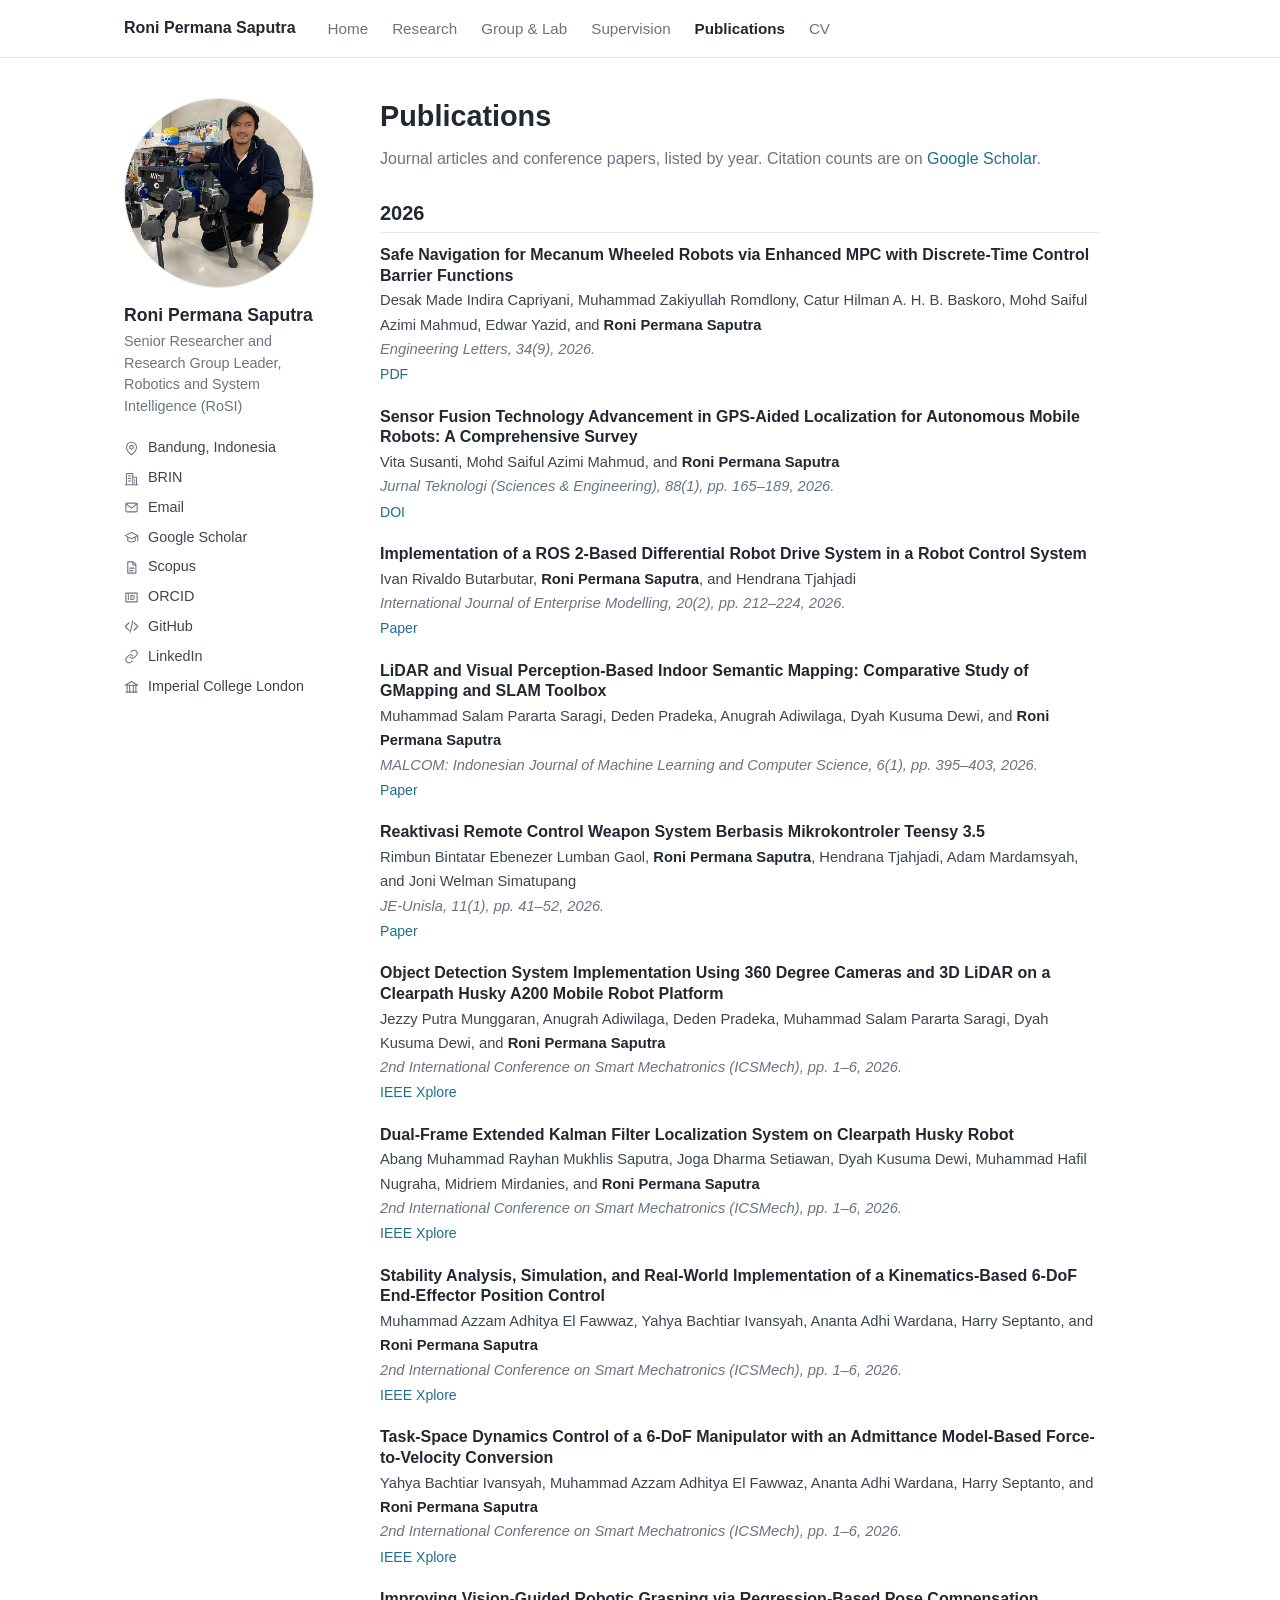
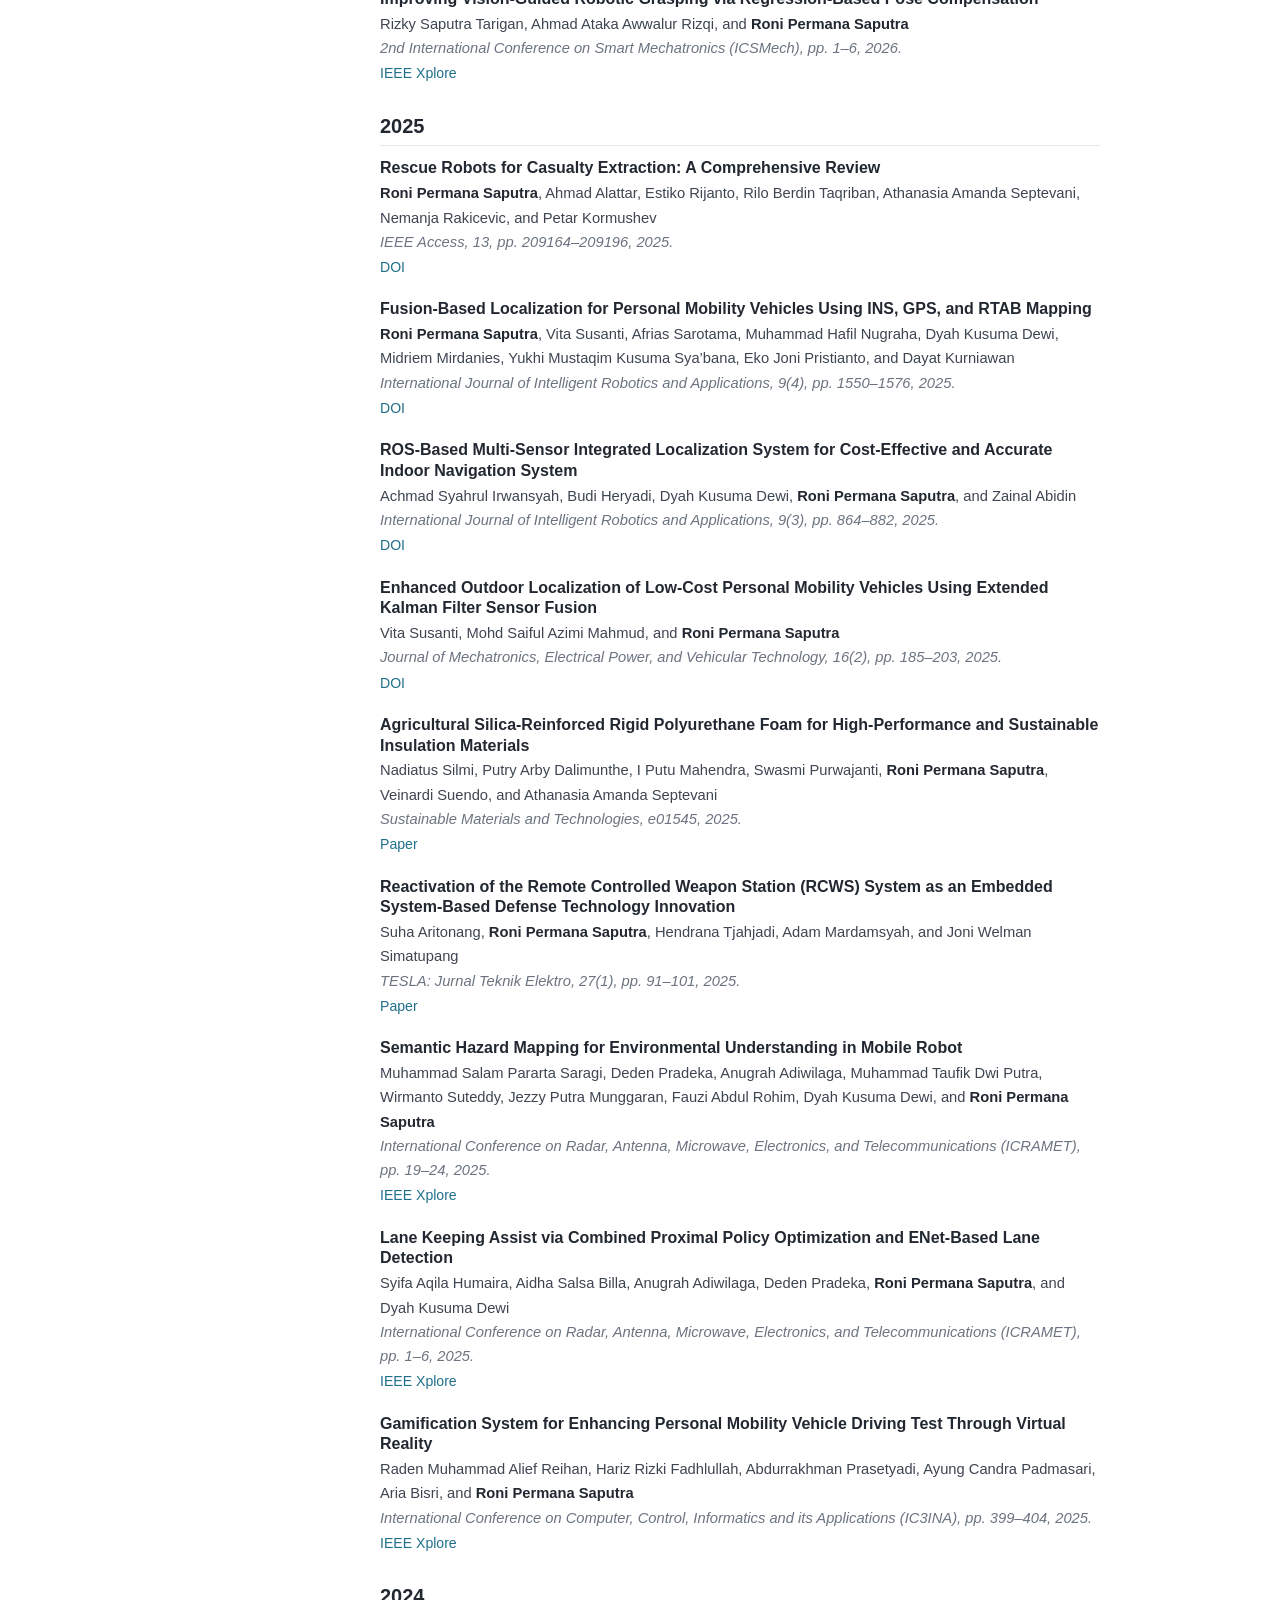
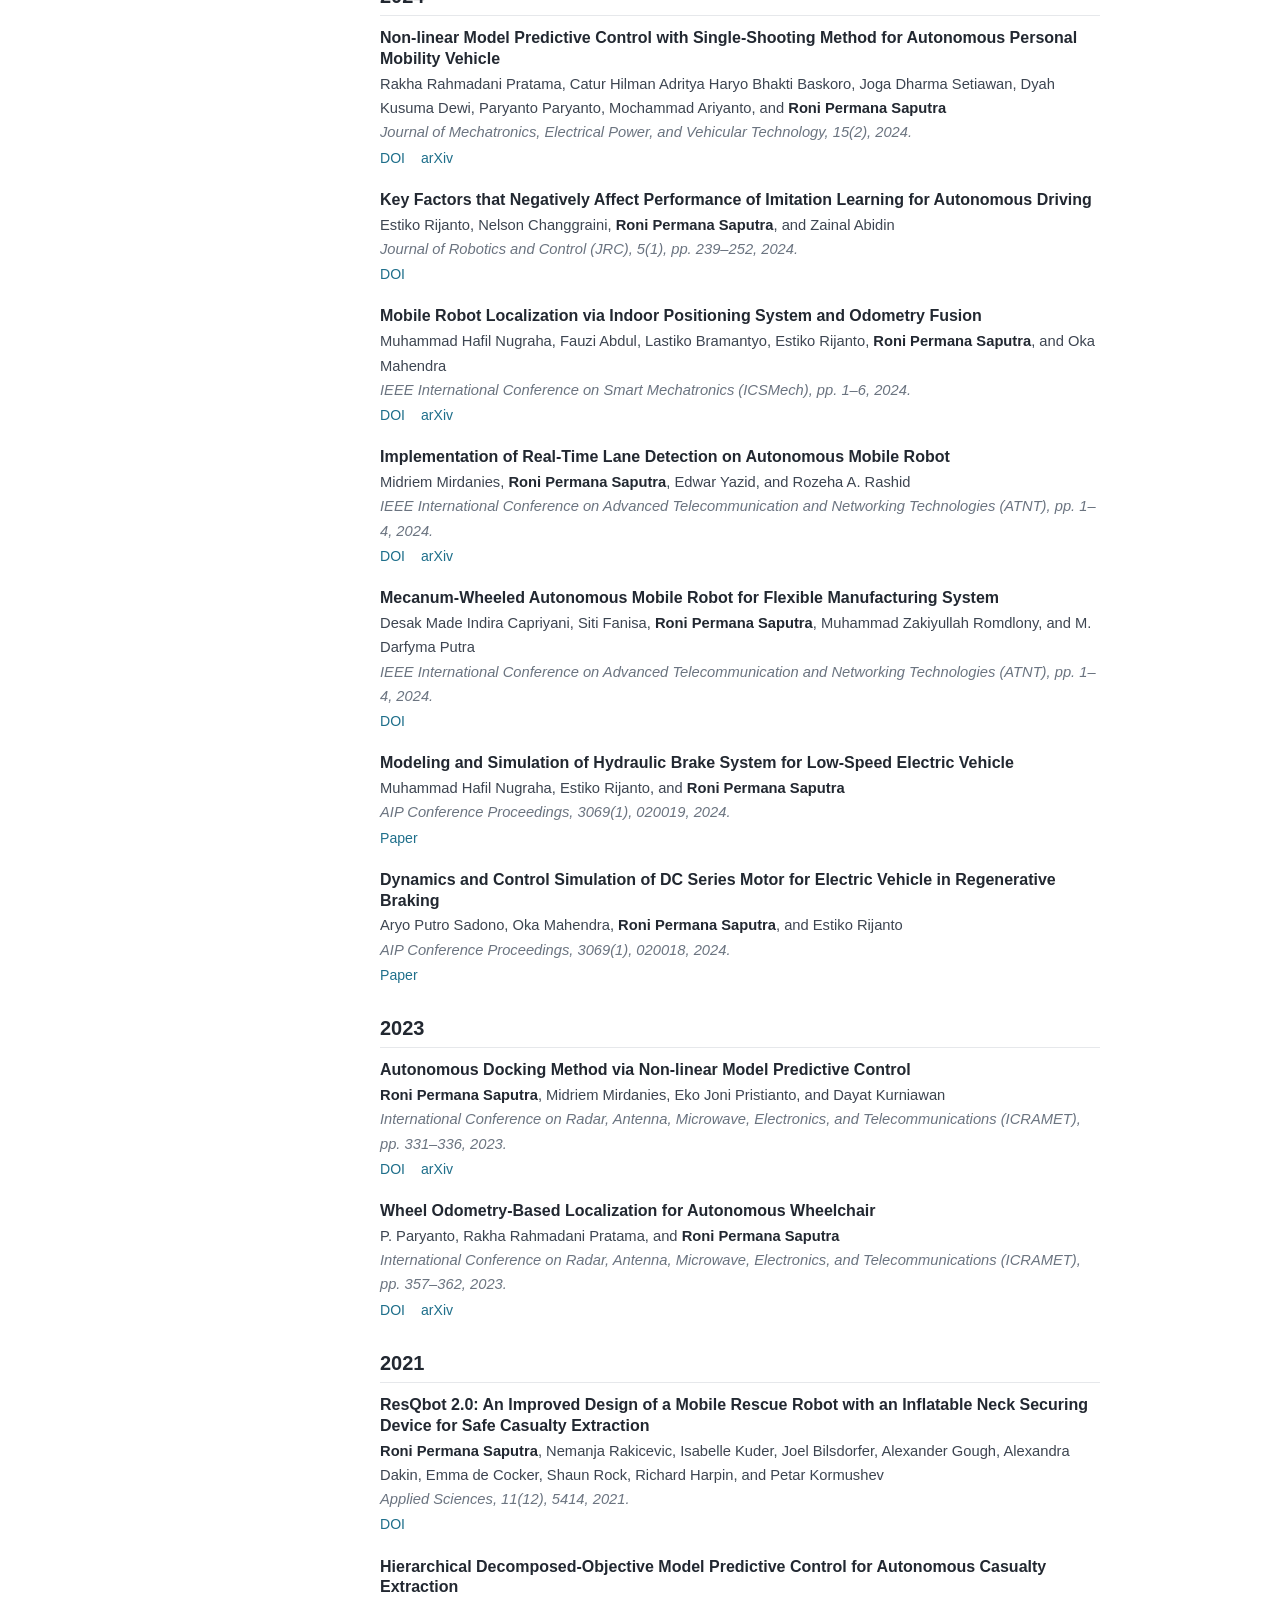
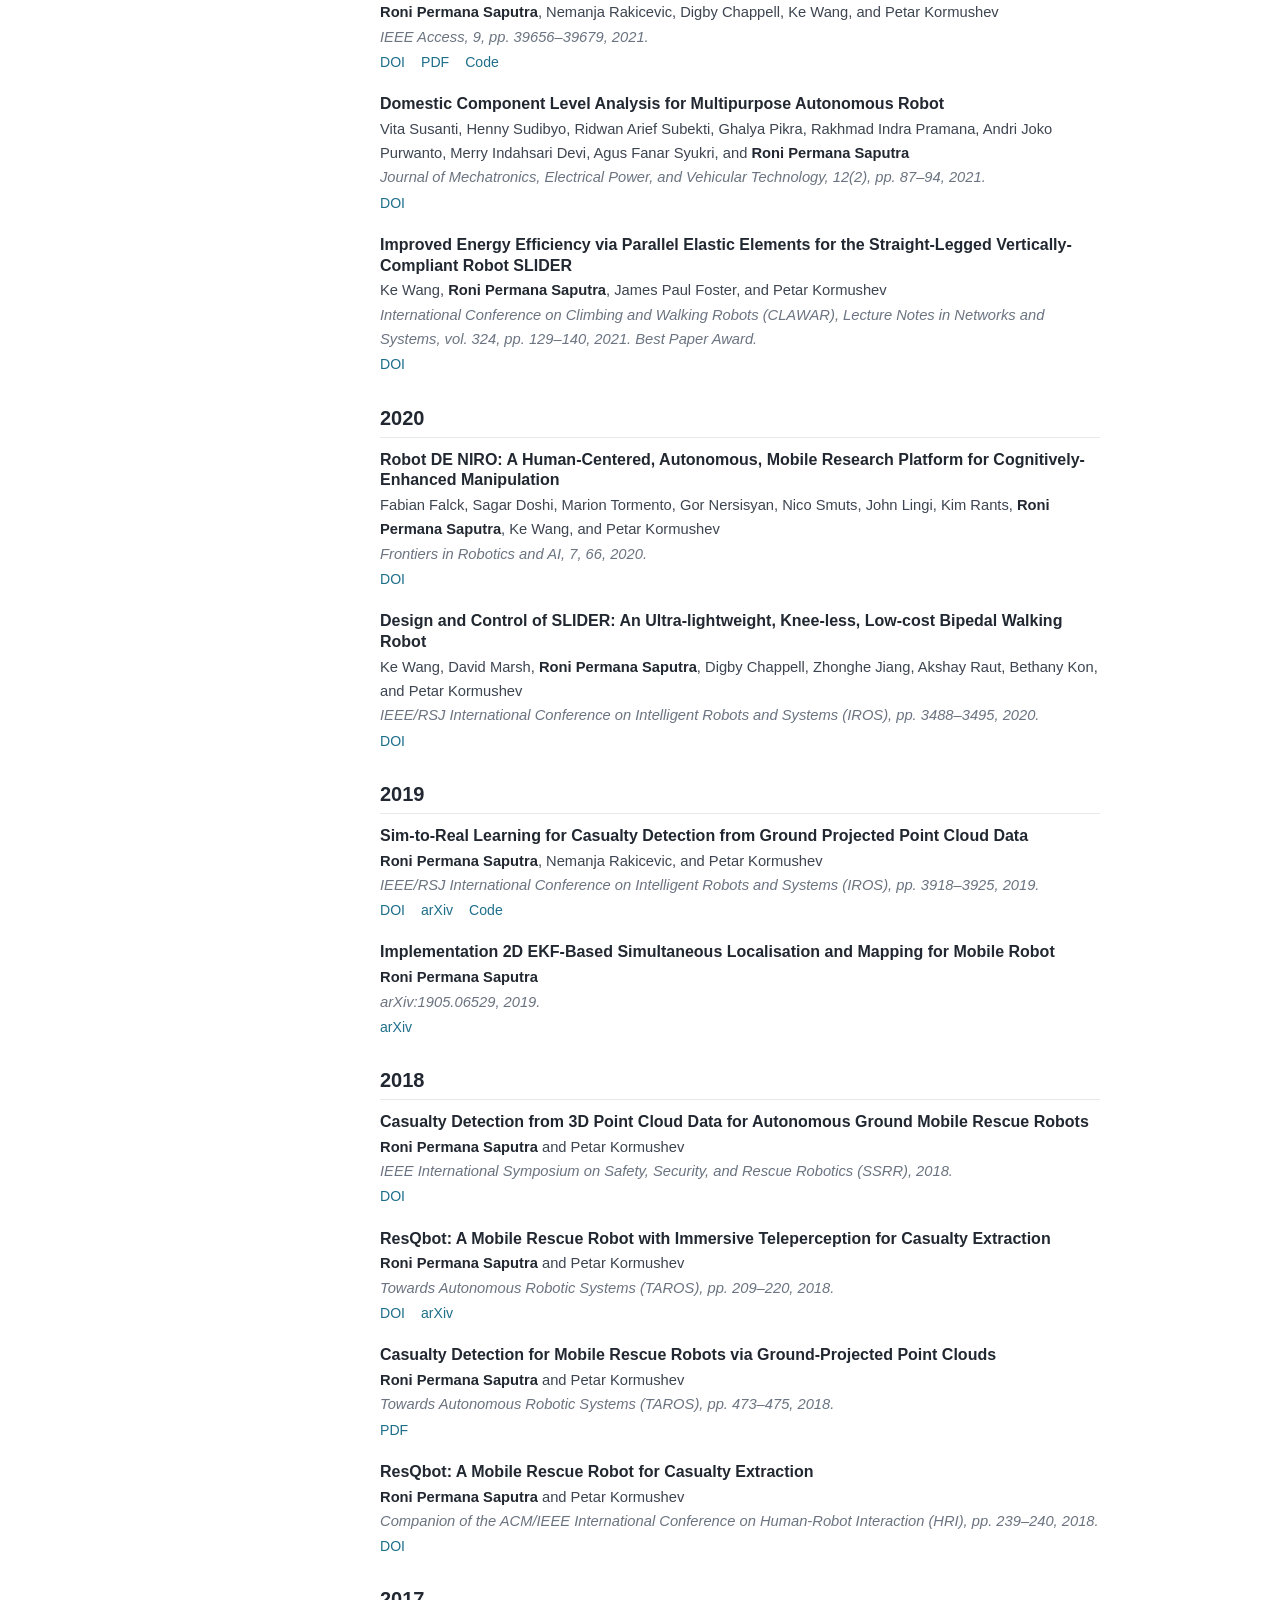
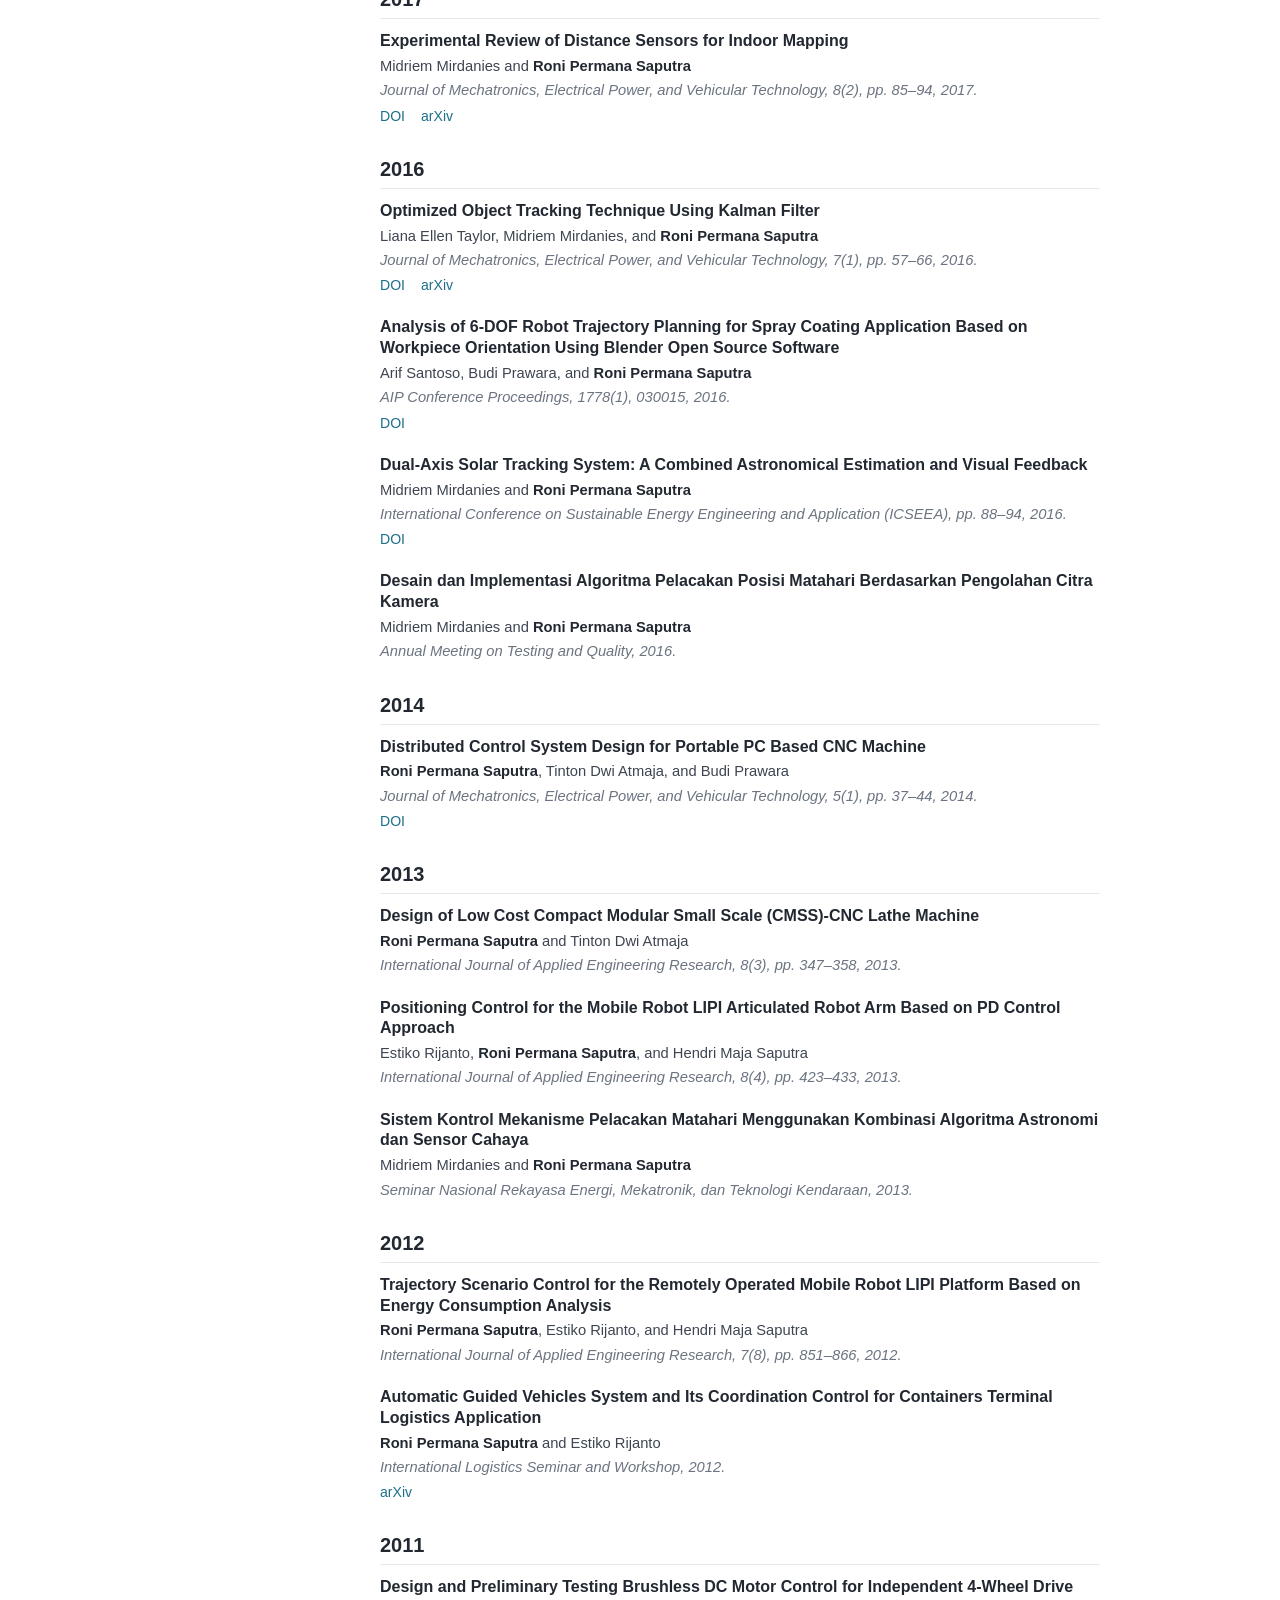
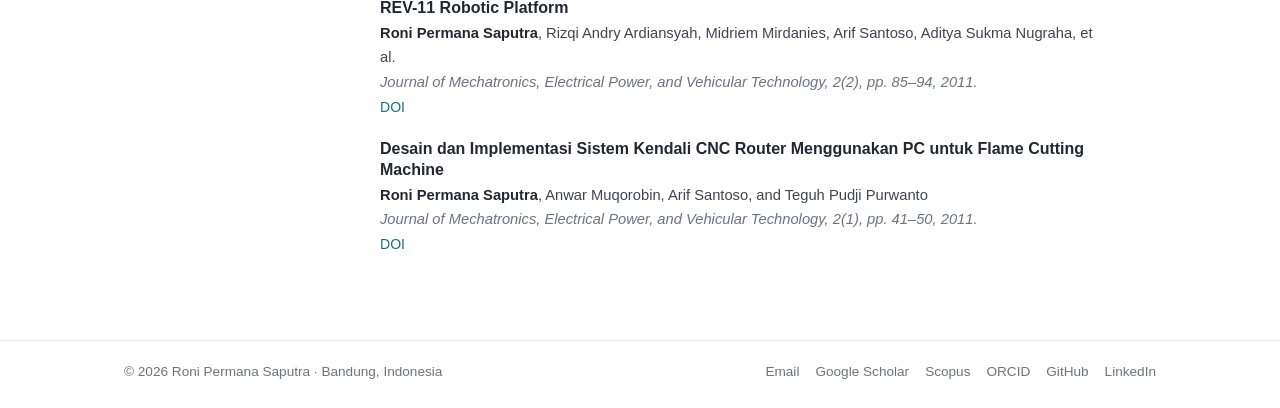
<file: publications.html>
<!doctype html>
<html lang="en-GB">
<head>
  <meta charset="utf-8">
  <meta name="viewport" content="width=device-width, initial-scale=1">
  <title>Publications — Roni Permana Saputra</title>
  <meta name="description" content="Roni Permana Saputra — senior robotics researcher and research group leader (RoSI) at BRIN. Research in autonomous mobile robots, robot perception, navigation and control.">
  <link rel="canonical" href="https://roni-permana-saputra.github.io/publications.html">
  <meta property="og:type" content="website">
  <meta property="og:title" content="Publications — Roni Permana Saputra">
  <meta property="og:description" content="Roni Permana Saputra — senior robotics researcher and research group leader (RoSI) at BRIN. Research in autonomous mobile robots, robot perception, navigation and control.">
  <meta property="og:url" content="https://roni-permana-saputra.github.io/publications.html">
  <meta property="og:image" content="https://roni-permana-saputra.github.io/images/profile.jpg">
  <meta name="theme-color" content="#111111">
  <link rel="icon" type="image/svg+xml" href="data:image/svg+xml,%3Csvg xmlns='http://www.w3.org/2000/svg' viewBox='0 0 64 64'%3E%3Cg fill='%23111111' stroke='%23111111' stroke-width='3.4' stroke-linejoin='round'%3E%3Crect x='4' y='35' width='56' height='24' rx='12'/%3E%3Crect x='12' y='5' width='40' height='52' rx='12'/%3E%3C/g%3E%3Cg fill='%23fff'%3E%3Crect x='4' y='35' width='56' height='24' rx='12'/%3E%3Crect x='12' y='5' width='40' height='52' rx='12'/%3E%3C/g%3E%3Crect x='18.5' y='12' width='27' height='27' rx='6' fill='%23111111'/%3E%3Crect x='23.6' y='16.8' width='5.6' height='11' rx='2.8' fill='none' stroke='%23fff' stroke-width='1.9'/%3E%3Crect x='34.8' y='16.8' width='5.6' height='11' rx='2.8' fill='none' stroke='%23fff' stroke-width='1.9'/%3E%3Crect x='27.5' y='45' width='9' height='2.6' rx='1.3' fill='%23111111'/%3E%3C/svg%3E">
  <link rel="stylesheet" href="assets/site.css?v=20261108e">
  <script src="assets/site.js?v=20261108e" defer></script>
</head>
<body>
  <a class="skip-link" href="#main">Skip to content</a>
  <header class="masthead">
    <div class="wrap masthead-inner">
      <a class="site-name" href="index.html">Roni Permana Saputra</a>
      <button class="menu-toggle" aria-expanded="false" aria-controls="main-nav" hidden>Menu</button>
      <nav id="main-nav" aria-label="Main navigation">
        <a href="index.html">Home</a>
        <a href="research.html">Research</a>
        <a href="lab.html">Group &amp; Lab</a>
        <a href="supervision.html">Supervision</a>
        <a href="publications.html" aria-current="page">Publications</a>
        <a href="cv.html">CV</a>
      </nav>
    </div>
  </header>
  <div class="wrap layout">
    <aside class="sidebar" aria-label="Profile">
      <img class="portrait" src="images/profile.jpg" width="720" height="720" alt="Portrait of Roni Permana Saputra">
      <div class="who">
        <p class="name">Roni Permana Saputra</p>
        <p class="role">Senior Researcher and Research Group Leader, Robotics and System Intelligence (RoSI)</p>
      </div>
      <ul class="side-links">
        <li><svg viewBox="0 0 24 24" fill="none" stroke="currentColor" stroke-width="1.7" stroke-linecap="round" stroke-linejoin="round" aria-hidden="true"><circle cx="12" cy="10" r="3"/><path d="M20 10c0 6-8 12-8 12S4 16 4 10a8 8 0 1 1 16 0Z"/></svg><span>Bandung, Indonesia</span></li>
        <li><svg viewBox="0 0 24 24" fill="none" stroke="currentColor" stroke-width="1.7" stroke-linecap="round" stroke-linejoin="round" aria-hidden="true"><path d="M4 22V4h10v18M14 10h6v12M2 22h20M7 8h4M7 12h4M7 16h4M17 14v1M17 18v1"/></svg><a href="https://www.brin.go.id/">BRIN</a></li>
        <li><svg viewBox="0 0 24 24" fill="none" stroke="currentColor" stroke-width="1.7" stroke-linecap="round" stroke-linejoin="round" aria-hidden="true"><rect x="3" y="5" width="18" height="14" rx="2"/><path d="m3 6 9 7 9-7"/></svg><a href="mailto:roni.permana.saputra@brin.go.id">Email</a></li>
        <li><svg viewBox="0 0 24 24" fill="none" stroke="currentColor" stroke-width="1.7" stroke-linecap="round" stroke-linejoin="round" aria-hidden="true"><path d="m2 9 10-5 10 5-10 5-10-5ZM6 11v6c4 3 8 3 12 0v-6M22 9v8"/></svg><a href="https://scholar.google.co.id/citations?user=I5WKiPUAAAAJ&hl=en">Google Scholar</a></li>
        <li><svg viewBox="0 0 24 24" fill="none" stroke="currentColor" stroke-width="1.7" stroke-linecap="round" stroke-linejoin="round" aria-hidden="true"><path d="M6 3h9l4 4v14H6zM14 3v5h5M9 13h7M9 17h5"/></svg><a href="https://www.scopus.com/authid/detail.uri?authorId=55383361400">Scopus</a></li>
        <li><svg viewBox="0 0 24 24" fill="none" stroke="currentColor" stroke-width="1.7" stroke-linecap="round" stroke-linejoin="round" aria-hidden="true"><path d="M3 5h18v14H3zM7 9v6M7 7v.01M11 9h2.5a3 3 0 0 1 0 6H11z"/></svg><a href="https://orcid.org/0000-0001-6989-8830">ORCID</a></li>
        <li><svg viewBox="0 0 24 24" fill="none" stroke="currentColor" stroke-width="1.7" stroke-linecap="round" stroke-linejoin="round" aria-hidden="true"><path d="m8 6-6 6 6 6M16 6l6 6-6 6M14 3l-4 18"/></svg><a href="https://github.com/roni-permana-saputra">GitHub</a></li>
        <li><svg viewBox="0 0 24 24" fill="none" stroke="currentColor" stroke-width="1.7" stroke-linecap="round" stroke-linejoin="round" aria-hidden="true"><path d="M10 13a5 5 0 0 0 7 .1l3-3a5 5 0 0 0-7-7l-2 2M14 11a5 5 0 0 0-7-.1l-3 3a5 5 0 0 0 7 7l2-2"/></svg><a href="https://www.linkedin.com/in/roni-permana-saputra/">LinkedIn</a></li>
        <li><svg viewBox="0 0 24 24" fill="none" stroke="currentColor" stroke-width="1.7" stroke-linecap="round" stroke-linejoin="round" aria-hidden="true"><path d="M3 21h18M5 21V10M19 21V10M9 21V10M15 21V10M2 10l10-6 10 6Z"/></svg><a href="https://www.imperial.ac.uk/robot-intelligence/people/roni.saputra/">Imperial College London</a></li>
      </ul>
    </aside>
    <main id="main" tabindex="-1">
      <header class="page-head">
        <h1>Publications</h1>
        <p class="lead">Journal articles and conference papers, listed by year. Citation counts are on <a href="https://scholar.google.co.id/citations?user=I5WKiPUAAAAJ&hl=en">Google Scholar</a>.</p>
      </header>
      <section class="pub-year" aria-labelledby="year-2026">
        <h2 class="year-heading" id="year-2026">2026</h2>
        <div>
          <article class="publication">
            <p class="kind">Journal</p>
            <h3><a href="https://www.engineeringletters.com/issues_v34/issue_9/EL_34_9_09.pdf">Safe Navigation for Mecanum Wheeled Robots via Enhanced MPC with Discrete-Time Control Barrier Functions</a></h3>
            <p>Desak Made Indira Capriyani, Muhammad Zakiyullah Romdlony, Catur Hilman A. H. B. Baskoro, Mohd Saiful Azimi Mahmud, Edwar Yazid, and <strong>Roni Permana Saputra</strong></p>
            <p class="venue">Engineering Letters, 34(9), 2026.</p>
            <div class="entry-links"><a href="https://www.engineeringletters.com/issues_v34/issue_9/EL_34_9_09.pdf">PDF</a></div>
          </article>
          <article class="publication">
            <p class="kind">Journal</p>
            <h3><a href="https://doi.org/10.11113/jurnalteknologi.v88.24026">Sensor Fusion Technology Advancement in GPS-Aided Localization for Autonomous Mobile Robots: A Comprehensive Survey</a></h3>
            <p>Vita Susanti, Mohd Saiful Azimi Mahmud, and <strong>Roni Permana Saputra</strong></p>
            <p class="venue">Jurnal Teknologi (Sciences &amp; Engineering), 88(1), pp. 165–189, 2026.</p>
            <div class="entry-links"><a href="https://doi.org/10.11113/jurnalteknologi.v88.24026">DOI</a></div>
          </article>
          <article class="publication">
            <p class="kind">Journal</p>
            <h3><a href="https://ieia.ristek.or.id/index.php/ieia/article/view/200">Implementation of a ROS 2-Based Differential Robot Drive System in a Robot Control System</a></h3>
            <p>Ivan Rivaldo Butarbutar, <strong>Roni Permana Saputra</strong>, and Hendrana Tjahjadi</p>
            <p class="venue">International Journal of Enterprise Modelling, 20(2), pp. 212–224, 2026.</p>
            <div class="entry-links"><a href="https://ieia.ristek.or.id/index.php/ieia/article/view/200">Paper</a></div>
          </article>
          <article class="publication">
            <p class="kind">Journal</p>
            <h3><a href="https://www.journal.irpi.or.id/index.php/malcom/article/view/2521">LiDAR and Visual Perception-Based Indoor Semantic Mapping: Comparative Study of GMapping and SLAM Toolbox</a></h3>
            <p>Muhammad Salam Pararta Saragi, Deden Pradeka, Anugrah Adiwilaga, Dyah Kusuma Dewi, and <strong>Roni Permana Saputra</strong></p>
            <p class="venue">MALCOM: Indonesian Journal of Machine Learning and Computer Science, 6(1), pp. 395–403, 2026.</p>
            <div class="entry-links"><a href="https://www.journal.irpi.or.id/index.php/malcom/article/view/2521">Paper</a></div>
          </article>
          <article class="publication">
            <p class="kind">Journal</p>
            <h3><a href="https://jurnalteknik.unisla.ac.id/index.php/elektronika/article/view/1588">Reaktivasi Remote Control Weapon System Berbasis Mikrokontroler Teensy 3.5</a></h3>
            <p>Rimbun Bintatar Ebenezer Lumban Gaol, <strong>Roni Permana Saputra</strong>, Hendrana Tjahjadi, Adam Mardamsyah, and Joni Welman Simatupang</p>
            <p class="venue">JE-Unisla, 11(1), pp. 41–52, 2026.</p>
            <div class="entry-links"><a href="https://jurnalteknik.unisla.ac.id/index.php/elektronika/article/view/1588">Paper</a></div>
          </article>
          <article class="publication">
            <p class="kind">Conference</p>
            <h3><a href="https://ieeexplore.ieee.org/document/11647242">Object Detection System Implementation Using 360 Degree Cameras and 3D LiDAR on a Clearpath Husky A200 Mobile Robot Platform</a></h3>
            <p>Jezzy Putra Munggaran, Anugrah Adiwilaga, Deden Pradeka, Muhammad Salam Pararta Saragi, Dyah Kusuma Dewi, and <strong>Roni Permana Saputra</strong></p>
            <p class="venue">2nd International Conference on Smart Mechatronics (ICSMech), pp. 1–6, 2026.</p>
            <div class="entry-links"><a href="https://ieeexplore.ieee.org/document/11647242">IEEE Xplore</a></div>
          </article>
          <article class="publication">
            <p class="kind">Conference</p>
            <h3><a href="https://ieeexplore.ieee.org/document/11647166">Dual-Frame Extended Kalman Filter Localization System on Clearpath Husky Robot</a></h3>
            <p>Abang Muhammad Rayhan Mukhlis Saputra, Joga Dharma Setiawan, Dyah Kusuma Dewi, Muhammad Hafil Nugraha, Midriem Mirdanies, and <strong>Roni Permana Saputra</strong></p>
            <p class="venue">2nd International Conference on Smart Mechatronics (ICSMech), pp. 1–6, 2026.</p>
            <div class="entry-links"><a href="https://ieeexplore.ieee.org/document/11647166">IEEE Xplore</a></div>
          </article>
          <article class="publication">
            <p class="kind">Conference</p>
            <h3><a href="https://ieeexplore.ieee.org/document/11647232">Stability Analysis, Simulation, and Real-World Implementation of a Kinematics-Based 6-DoF End-Effector Position Control</a></h3>
            <p>Muhammad Azzam Adhitya El Fawwaz, Yahya Bachtiar Ivansyah, Ananta Adhi Wardana, Harry Septanto, and <strong>Roni Permana Saputra</strong></p>
            <p class="venue">2nd International Conference on Smart Mechatronics (ICSMech), pp. 1–6, 2026.</p>
            <div class="entry-links"><a href="https://ieeexplore.ieee.org/document/11647232">IEEE Xplore</a></div>
          </article>
          <article class="publication">
            <p class="kind">Conference</p>
            <h3><a href="https://ieeexplore.ieee.org/document/11647213">Task-Space Dynamics Control of a 6-DoF Manipulator with an Admittance Model-Based Force-to-Velocity Conversion</a></h3>
            <p>Yahya Bachtiar Ivansyah, Muhammad Azzam Adhitya El Fawwaz, Ananta Adhi Wardana, Harry Septanto, and <strong>Roni Permana Saputra</strong></p>
            <p class="venue">2nd International Conference on Smart Mechatronics (ICSMech), pp. 1–6, 2026.</p>
            <div class="entry-links"><a href="https://ieeexplore.ieee.org/document/11647213">IEEE Xplore</a></div>
          </article>
          <article class="publication">
            <p class="kind">Conference</p>
            <h3><a href="https://ieeexplore.ieee.org/document/11647188">Improving Vision-Guided Robotic Grasping via Regression-Based Pose Compensation</a></h3>
            <p>Rizky Saputra Tarigan, Ahmad Ataka Awwalur Rizqi, and <strong>Roni Permana Saputra</strong></p>
            <p class="venue">2nd International Conference on Smart Mechatronics (ICSMech), pp. 1–6, 2026.</p>
            <div class="entry-links"><a href="https://ieeexplore.ieee.org/document/11647188">IEEE Xplore</a></div>
          </article>
        </div>
      </section>
      <section class="pub-year" aria-labelledby="year-2025">
        <h2 class="year-heading" id="year-2025">2025</h2>
        <div>
          <article class="publication">
            <p class="kind">Journal</p>
            <h3><a href="https://doi.org/10.1109/ACCESS.2025.3637567">Rescue Robots for Casualty Extraction: A Comprehensive Review</a></h3>
            <p><strong>Roni Permana Saputra</strong>, Ahmad Alattar, Estiko Rijanto, Rilo Berdin Taqriban, Athanasia Amanda Septevani, Nemanja Rakicevic, and Petar Kormushev</p>
            <p class="venue">IEEE Access, 13, pp. 209164–209196, 2025.</p>
            <div class="entry-links"><a href="https://doi.org/10.1109/ACCESS.2025.3637567">DOI</a></div>
          </article>
          <article class="publication">
            <p class="kind">Journal</p>
            <h3><a href="https://doi.org/10.1007/s41315-025-00443-5">Fusion-Based Localization for Personal Mobility Vehicles Using INS, GPS, and RTAB Mapping</a></h3>
            <p><strong>Roni Permana Saputra</strong>, Vita Susanti, Afrias Sarotama, Muhammad Hafil Nugraha, Dyah Kusuma Dewi, Midriem Mirdanies, Yukhi Mustaqim Kusuma Sya’bana, Eko Joni Pristianto, and Dayat Kurniawan</p>
            <p class="venue">International Journal of Intelligent Robotics and Applications, 9(4), pp. 1550–1576, 2025.</p>
            <div class="entry-links"><a href="https://doi.org/10.1007/s41315-025-00443-5">DOI</a></div>
          </article>
          <article class="publication">
            <p class="kind">Journal</p>
            <h3><a href="https://doi.org/10.1007/s41315-024-00350-1">ROS-Based Multi-Sensor Integrated Localization System for Cost-Effective and Accurate Indoor Navigation System</a></h3>
            <p>Achmad Syahrul Irwansyah, Budi Heryadi, Dyah Kusuma Dewi, <strong>Roni Permana Saputra</strong>, and Zainal Abidin</p>
            <p class="venue">International Journal of Intelligent Robotics and Applications, 9(3), pp. 864–882, 2025.</p>
            <div class="entry-links"><a href="https://doi.org/10.1007/s41315-024-00350-1">DOI</a></div>
          </article>
          <article class="publication">
            <p class="kind">Journal</p>
            <h3><a href="https://doi.org/10.55981/j.mev.2025.1294">Enhanced Outdoor Localization of Low-Cost Personal Mobility Vehicles Using Extended Kalman Filter Sensor Fusion</a></h3>
            <p>Vita Susanti, Mohd Saiful Azimi Mahmud, and <strong>Roni Permana Saputra</strong></p>
            <p class="venue">Journal of Mechatronics, Electrical Power, and Vehicular Technology, 16(2), pp. 185–203, 2025.</p>
            <div class="entry-links"><a href="https://doi.org/10.55981/j.mev.2025.1294">DOI</a></div>
          </article>
          <article class="publication">
            <p class="kind">Journal</p>
            <h3><a href="https://www.sciencedirect.com/science/article/pii/S2214993725003136">Agricultural Silica-Reinforced Rigid Polyurethane Foam for High-Performance and Sustainable Insulation Materials</a></h3>
            <p>Nadiatus Silmi, Putry Arby Dalimunthe, I Putu Mahendra, Swasmi Purwajanti, <strong>Roni Permana Saputra</strong>, Veinardi Suendo, and Athanasia Amanda Septevani</p>
            <p class="venue">Sustainable Materials and Technologies, e01545, 2025.</p>
            <div class="entry-links"><a href="https://www.sciencedirect.com/science/article/pii/S2214993725003136">Paper</a></div>
          </article>
          <article class="publication">
            <p class="kind">Journal</p>
            <h3><a href="https://journal.untar.ac.id/index.php/tesla/article/view/35666">Reactivation of the Remote Controlled Weapon Station (RCWS) System as an Embedded System-Based Defense Technology Innovation</a></h3>
            <p>Suha Aritonang, <strong>Roni Permana Saputra</strong>, Hendrana Tjahjadi, Adam Mardamsyah, and Joni Welman Simatupang</p>
            <p class="venue">TESLA: Jurnal Teknik Elektro, 27(1), pp. 91–101, 2025.</p>
            <div class="entry-links"><a href="https://journal.untar.ac.id/index.php/tesla/article/view/35666">Paper</a></div>
          </article>
          <article class="publication">
            <p class="kind">Conference</p>
            <h3><a href="https://ieeexplore.ieee.org/document/11350240">Semantic Hazard Mapping for Environmental Understanding in Mobile Robot</a></h3>
            <p>Muhammad Salam Pararta Saragi, Deden Pradeka, Anugrah Adiwilaga, Muhammad Taufik Dwi Putra, Wirmanto Suteddy, Jezzy Putra Munggaran, Fauzi Abdul Rohim, Dyah Kusuma Dewi, and <strong>Roni Permana Saputra</strong></p>
            <p class="venue">International Conference on Radar, Antenna, Microwave, Electronics, and Telecommunications (ICRAMET), pp. 19–24, 2025.</p>
            <div class="entry-links"><a href="https://ieeexplore.ieee.org/document/11350240">IEEE Xplore</a></div>
          </article>
          <article class="publication">
            <p class="kind">Conference</p>
            <h3><a href="https://ieeexplore.ieee.org/document/11350129">Lane Keeping Assist via Combined Proximal Policy Optimization and ENet-Based Lane Detection</a></h3>
            <p>Syifa Aqila Humaira, Aidha Salsa Billa, Anugrah Adiwilaga, Deden Pradeka, <strong>Roni Permana Saputra</strong>, and Dyah Kusuma Dewi</p>
            <p class="venue">International Conference on Radar, Antenna, Microwave, Electronics, and Telecommunications (ICRAMET), pp. 1–6, 2025.</p>
            <div class="entry-links"><a href="https://ieeexplore.ieee.org/document/11350129">IEEE Xplore</a></div>
          </article>
          <article class="publication">
            <p class="kind">Conference</p>
            <h3><a href="https://ieeexplore.ieee.org/document/11325336">Gamification System for Enhancing Personal Mobility Vehicle Driving Test Through Virtual Reality</a></h3>
            <p>Raden Muhammad Alief Reihan, Hariz Rizki Fadhlullah, Abdurrakhman Prasetyadi, Ayung Candra Padmasari, Aria Bisri, and <strong>Roni Permana Saputra</strong></p>
            <p class="venue">International Conference on Computer, Control, Informatics and its Applications (IC3INA), pp. 399–404, 2025.</p>
            <div class="entry-links"><a href="https://ieeexplore.ieee.org/document/11325336">IEEE Xplore</a></div>
          </article>
        </div>
      </section>
      <section class="pub-year" aria-labelledby="year-2024">
        <h2 class="year-heading" id="year-2024">2024</h2>
        <div>
          <article class="publication">
            <p class="kind">Journal</p>
            <h3><a href="https://doi.org/10.55981/j.mev.2024.1105">Non-linear Model Predictive Control with Single-Shooting Method for Autonomous Personal Mobility Vehicle</a></h3>
            <p>Rakha Rahmadani Pratama, Catur Hilman Adritya Haryo Bhakti Baskoro, Joga Dharma Setiawan, Dyah Kusuma Dewi, Paryanto Paryanto, Mochammad Ariyanto, and <strong>Roni Permana Saputra</strong></p>
            <p class="venue">Journal of Mechatronics, Electrical Power, and Vehicular Technology, 15(2), 2024.</p>
            <div class="entry-links"><a href="https://doi.org/10.55981/j.mev.2024.1105">DOI</a><a href="https://arxiv.org/abs/2509.22694">arXiv</a></div>
          </article>
          <article class="publication">
            <p class="kind">Journal</p>
            <h3><a href="https://doi.org/10.18196/jrc.v5i1.20371">Key Factors that Negatively Affect Performance of Imitation Learning for Autonomous Driving</a></h3>
            <p>Estiko Rijanto, Nelson Changgraini, <strong>Roni Permana Saputra</strong>, and Zainal Abidin</p>
            <p class="venue">Journal of Robotics and Control (JRC), 5(1), pp. 239–252, 2024.</p>
            <div class="entry-links"><a href="https://doi.org/10.18196/jrc.v5i1.20371">DOI</a></div>
          </article>
          <article class="publication">
            <p class="kind">Conference</p>
            <h3><a href="https://doi.org/10.1109/ICSMech62936.2024.10812253">Mobile Robot Localization via Indoor Positioning System and Odometry Fusion</a></h3>
            <p>Muhammad Hafil Nugraha, Fauzi Abdul, Lastiko Bramantyo, Estiko Rijanto, <strong>Roni Permana Saputra</strong>, and Oka Mahendra</p>
            <p class="venue">IEEE International Conference on Smart Mechatronics (ICSMech), pp. 1–6, 2024.</p>
            <div class="entry-links"><a href="https://doi.org/10.1109/ICSMech62936.2024.10812253">DOI</a><a href="https://arxiv.org/abs/2509.22693">arXiv</a></div>
          </article>
          <article class="publication">
            <p class="kind">Conference</p>
            <h3><a href="https://doi.org/10.1109/ATNT61688.2024.10719329">Implementation of Real-Time Lane Detection on Autonomous Mobile Robot</a></h3>
            <p>Midriem Mirdanies, <strong>Roni Permana Saputra</strong>, Edwar Yazid, and Rozeha A. Rashid</p>
            <p class="venue">IEEE International Conference on Advanced Telecommunication and Networking Technologies (ATNT), pp. 1–4, 2024.</p>
            <div class="entry-links"><a href="https://doi.org/10.1109/ATNT61688.2024.10719329">DOI</a><a href="https://arxiv.org/abs/2411.14873">arXiv</a></div>
          </article>
          <article class="publication">
            <p class="kind">Conference</p>
            <h3><a href="https://doi.org/10.1109/ATNT61688.2024.10719179">Mecanum-Wheeled Autonomous Mobile Robot for Flexible Manufacturing System</a></h3>
            <p>Desak Made Indira Capriyani, Siti Fanisa, <strong>Roni Permana Saputra</strong>, Muhammad Zakiyullah Romdlony, and M. Darfyma Putra</p>
            <p class="venue">IEEE International Conference on Advanced Telecommunication and Networking Technologies (ATNT), pp. 1–4, 2024.</p>
            <div class="entry-links"><a href="https://doi.org/10.1109/ATNT61688.2024.10719179">DOI</a></div>
          </article>
          <article class="publication">
            <p class="kind">Conference</p>
            <h3><a href="https://pubs.aip.org/aip/acp/article-abstract/3069/1/020019/3306035">Modeling and Simulation of Hydraulic Brake System for Low-Speed Electric Vehicle</a></h3>
            <p>Muhammad Hafil Nugraha, Estiko Rijanto, and <strong>Roni Permana Saputra</strong></p>
            <p class="venue">AIP Conference Proceedings, 3069(1), 020019, 2024.</p>
            <div class="entry-links"><a href="https://pubs.aip.org/aip/acp/article-abstract/3069/1/020019/3306035">Paper</a></div>
          </article>
          <article class="publication">
            <p class="kind">Conference</p>
            <h3><a href="https://pubs.aip.org/aip/acp/article-abstract/3069/1/020018/3306034">Dynamics and Control Simulation of DC Series Motor for Electric Vehicle in Regenerative Braking</a></h3>
            <p>Aryo Putro Sadono, Oka Mahendra, <strong>Roni Permana Saputra</strong>, and Estiko Rijanto</p>
            <p class="venue">AIP Conference Proceedings, 3069(1), 020018, 2024.</p>
            <div class="entry-links"><a href="https://pubs.aip.org/aip/acp/article-abstract/3069/1/020018/3306034">Paper</a></div>
          </article>
        </div>
      </section>
      <section class="pub-year" aria-labelledby="year-2023">
        <h2 class="year-heading" id="year-2023">2023</h2>
        <div>
          <article class="publication">
            <p class="kind">Conference</p>
            <h3><a href="https://doi.org/10.1109/ICRAMET60171.2023.10366563">Autonomous Docking Method via Non-linear Model Predictive Control</a></h3>
            <p><strong>Roni Permana Saputra</strong>, Midriem Mirdanies, Eko Joni Pristianto, and Dayat Kurniawan</p>
            <p class="venue">International Conference on Radar, Antenna, Microwave, Electronics, and Telecommunications (ICRAMET), pp. 331–336, 2023.</p>
            <div class="entry-links"><a href="https://doi.org/10.1109/ICRAMET60171.2023.10366563">DOI</a><a href="https://arxiv.org/abs/2312.16629">arXiv</a></div>
          </article>
          <article class="publication">
            <p class="kind">Conference</p>
            <h3><a href="https://doi.org/10.1109/ICRAMET60171.2023.10366532">Wheel Odometry-Based Localization for Autonomous Wheelchair</a></h3>
            <p>P. Paryanto, Rakha Rahmadani Pratama, and <strong>Roni Permana Saputra</strong></p>
            <p class="venue">International Conference on Radar, Antenna, Microwave, Electronics, and Telecommunications (ICRAMET), pp. 357–362, 2023.</p>
            <div class="entry-links"><a href="https://doi.org/10.1109/ICRAMET60171.2023.10366532">DOI</a><a href="https://arxiv.org/abs/2405.02290">arXiv</a></div>
          </article>
        </div>
      </section>
      <section class="pub-year" aria-labelledby="year-2021">
        <h2 class="year-heading" id="year-2021">2021</h2>
        <div>
          <article class="publication">
            <p class="kind">Journal</p>
            <h3><a href="https://doi.org/10.3390/app11125414">ResQbot 2.0: An Improved Design of a Mobile Rescue Robot with an Inflatable Neck Securing Device for Safe Casualty Extraction</a></h3>
            <p><strong>Roni Permana Saputra</strong>, Nemanja Rakicevic, Isabelle Kuder, Joel Bilsdorfer, Alexander Gough, Alexandra Dakin, Emma de Cocker, Shaun Rock, Richard Harpin, and Petar Kormushev</p>
            <p class="venue">Applied Sciences, 11(12), 5414, 2021.</p>
            <div class="entry-links"><a href="https://doi.org/10.3390/app11125414">DOI</a></div>
          </article>
          <article class="publication">
            <p class="kind">Journal</p>
            <h3><a href="https://doi.org/10.1109/ACCESS.2021.3063782">Hierarchical Decomposed-Objective Model Predictive Control for Autonomous Casualty Extraction</a></h3>
            <p><strong>Roni Permana Saputra</strong>, Nemanja Rakicevic, Digby Chappell, Ke Wang, and Petar Kormushev</p>
            <p class="venue">IEEE Access, 9, pp. 39656–39679, 2021.</p>
            <div class="entry-links"><a href="https://doi.org/10.1109/ACCESS.2021.3063782">DOI</a><a href="https://kormushev.com/papers/Saputra_ACCESS-2021.pdf">PDF</a><a href="https://github.com/roni-permana-saputra/HiDO-MPC-ResQbot">Code</a></div>
          </article>
          <article class="publication">
            <p class="kind">Journal</p>
            <h3><a href="https://doi.org/10.14203/j.mev.2021.v12.87-94">Domestic Component Level Analysis for Multipurpose Autonomous Robot</a></h3>
            <p>Vita Susanti, Henny Sudibyo, Ridwan Arief Subekti, Ghalya Pikra, Rakhmad Indra Pramana, Andri Joko Purwanto, Merry Indahsari Devi, Agus Fanar Syukri, and <strong>Roni Permana Saputra</strong></p>
            <p class="venue">Journal of Mechatronics, Electrical Power, and Vehicular Technology, 12(2), pp. 87–94, 2021.</p>
            <div class="entry-links"><a href="https://doi.org/10.14203/j.mev.2021.v12.87-94">DOI</a></div>
          </article>
          <article class="publication">
            <p class="kind">Conference</p>
            <h3><a href="https://doi.org/10.1007/978-3-030-86294-7_12">Improved Energy Efficiency via Parallel Elastic Elements for the Straight-Legged Vertically-Compliant Robot SLIDER</a></h3>
            <p>Ke Wang, <strong>Roni Permana Saputra</strong>, James Paul Foster, and Petar Kormushev</p>
            <p class="venue">International Conference on Climbing and Walking Robots (CLAWAR), Lecture Notes in Networks and Systems, vol. 324, pp. 129–140, 2021. Best Paper Award.</p>
            <div class="entry-links"><a href="https://doi.org/10.1007/978-3-030-86294-7_12">DOI</a></div>
          </article>
        </div>
      </section>
      <section class="pub-year" aria-labelledby="year-2020">
        <h2 class="year-heading" id="year-2020">2020</h2>
        <div>
          <article class="publication">
            <p class="kind">Journal</p>
            <h3><a href="https://doi.org/10.3389/frobt.2020.00066">Robot DE NIRO: A Human-Centered, Autonomous, Mobile Research Platform for Cognitively-Enhanced Manipulation</a></h3>
            <p>Fabian Falck, Sagar Doshi, Marion Tormento, Gor Nersisyan, Nico Smuts, John Lingi, Kim Rants, <strong>Roni Permana Saputra</strong>, Ke Wang, and Petar Kormushev</p>
            <p class="venue">Frontiers in Robotics and AI, 7, 66, 2020.</p>
            <div class="entry-links"><a href="https://doi.org/10.3389/frobt.2020.00066">DOI</a></div>
          </article>
          <article class="publication">
            <p class="kind">Conference</p>
            <h3><a href="https://doi.org/10.1109/IROS45743.2020.9341143">Design and Control of SLIDER: An Ultra-lightweight, Knee-less, Low-cost Bipedal Walking Robot</a></h3>
            <p>Ke Wang, David Marsh, <strong>Roni Permana Saputra</strong>, Digby Chappell, Zhonghe Jiang, Akshay Raut, Bethany Kon, and Petar Kormushev</p>
            <p class="venue">IEEE/RSJ International Conference on Intelligent Robots and Systems (IROS), pp. 3488–3495, 2020.</p>
            <div class="entry-links"><a href="https://doi.org/10.1109/IROS45743.2020.9341143">DOI</a></div>
          </article>
        </div>
      </section>
      <section class="pub-year" aria-labelledby="year-2019">
        <h2 class="year-heading" id="year-2019">2019</h2>
        <div>
          <article class="publication">
            <p class="kind">Conference</p>
            <h3><a href="https://doi.org/10.1109/IROS40897.2019.8967642">Sim-to-Real Learning for Casualty Detection from Ground Projected Point Cloud Data</a></h3>
            <p><strong>Roni Permana Saputra</strong>, Nemanja Rakicevic, and Petar Kormushev</p>
            <p class="venue">IEEE/RSJ International Conference on Intelligent Robots and Systems (IROS), pp. 3918–3925, 2019.</p>
            <div class="entry-links"><a href="https://doi.org/10.1109/IROS40897.2019.8967642">DOI</a><a href="https://arxiv.org/abs/1908.03057">arXiv</a><a href="https://github.com/roni-permana-saputra/Deep_GPPC">Code</a></div>
          </article>
          <article class="publication">
            <p class="kind">Preprint</p>
            <h3><a href="https://arxiv.org/abs/1905.06529">Implementation 2D EKF-Based Simultaneous Localisation and Mapping for Mobile Robot</a></h3>
            <p><strong>Roni Permana Saputra</strong></p>
            <p class="venue">arXiv:1905.06529, 2019.</p>
            <div class="entry-links"><a href="https://arxiv.org/abs/1905.06529">arXiv</a></div>
          </article>
        </div>
      </section>
      <section class="pub-year" aria-labelledby="year-2018">
        <h2 class="year-heading" id="year-2018">2018</h2>
        <div>
          <article class="publication">
            <p class="kind">Conference</p>
            <h3><a href="https://doi.org/10.1109/SSRR.2018.8468617">Casualty Detection from 3D Point Cloud Data for Autonomous Ground Mobile Rescue Robots</a></h3>
            <p><strong>Roni Permana Saputra</strong> and Petar Kormushev</p>
            <p class="venue">IEEE International Symposium on Safety, Security, and Rescue Robotics (SSRR), 2018.</p>
            <div class="entry-links"><a href="https://doi.org/10.1109/SSRR.2018.8468617">DOI</a></div>
          </article>
          <article class="publication">
            <p class="kind">Conference</p>
            <h3><a href="https://doi.org/10.1007/978-3-319-96728-8_18">ResQbot: A Mobile Rescue Robot with Immersive Teleperception for Casualty Extraction</a></h3>
            <p><strong>Roni Permana Saputra</strong> and Petar Kormushev</p>
            <p class="venue">Towards Autonomous Robotic Systems (TAROS), pp. 209–220, 2018.</p>
            <div class="entry-links"><a href="https://doi.org/10.1007/978-3-319-96728-8_18">DOI</a><a href="https://arxiv.org/abs/1812.09134">arXiv</a></div>
          </article>
          <article class="publication">
            <p class="kind">Conference</p>
            <h3><a href="https://www.kormushev.com/papers/Saputra_TAROS-2018a.pdf">Casualty Detection for Mobile Rescue Robots via Ground-Projected Point Clouds</a></h3>
            <p><strong>Roni Permana Saputra</strong> and Petar Kormushev</p>
            <p class="venue">Towards Autonomous Robotic Systems (TAROS), pp. 473–475, 2018.</p>
            <div class="entry-links"><a href="https://www.kormushev.com/papers/Saputra_TAROS-2018a.pdf">PDF</a></div>
          </article>
          <article class="publication">
            <p class="kind">Conference</p>
            <h3><a href="https://doi.org/10.1145/3173386.3176990">ResQbot: A Mobile Rescue Robot for Casualty Extraction</a></h3>
            <p><strong>Roni Permana Saputra</strong> and Petar Kormushev</p>
            <p class="venue">Companion of the ACM/IEEE International Conference on Human-Robot Interaction (HRI), pp. 239–240, 2018.</p>
            <div class="entry-links"><a href="https://doi.org/10.1145/3173386.3176990">DOI</a></div>
          </article>
        </div>
      </section>
      <section class="pub-year" aria-labelledby="year-2017">
        <h2 class="year-heading" id="year-2017">2017</h2>
        <div>
          <article class="publication">
            <p class="kind">Journal</p>
            <h3><a href="https://doi.org/10.14203/j.mev.2017.v8.85-94">Experimental Review of Distance Sensors for Indoor Mapping</a></h3>
            <p>Midriem Mirdanies and <strong>Roni Permana Saputra</strong></p>
            <p class="venue">Journal of Mechatronics, Electrical Power, and Vehicular Technology, 8(2), pp. 85–94, 2017.</p>
            <div class="entry-links"><a href="https://doi.org/10.14203/j.mev.2017.v8.85-94">DOI</a><a href="https://arxiv.org/abs/2104.08330">arXiv</a></div>
          </article>
        </div>
      </section>
      <section class="pub-year" aria-labelledby="year-2016">
        <h2 class="year-heading" id="year-2016">2016</h2>
        <div>
          <article class="publication">
            <p class="kind">Journal</p>
            <h3><a href="https://doi.org/10.14203/j.mev.2016.v7.57-66">Optimized Object Tracking Technique Using Kalman Filter</a></h3>
            <p>Liana Ellen Taylor, Midriem Mirdanies, and <strong>Roni Permana Saputra</strong></p>
            <p class="venue">Journal of Mechatronics, Electrical Power, and Vehicular Technology, 7(1), pp. 57–66, 2016.</p>
            <div class="entry-links"><a href="https://doi.org/10.14203/j.mev.2016.v7.57-66">DOI</a><a href="https://arxiv.org/abs/2103.05467">arXiv</a></div>
          </article>
          <article class="publication">
            <p class="kind">Conference</p>
            <h3><a href="https://doi.org/10.1063/1.4965749">Analysis of 6-DOF Robot Trajectory Planning for Spray Coating Application Based on Workpiece Orientation Using Blender Open Source Software</a></h3>
            <p>Arif Santoso, Budi Prawara, and <strong>Roni Permana Saputra</strong></p>
            <p class="venue">AIP Conference Proceedings, 1778(1), 030015, 2016.</p>
            <div class="entry-links"><a href="https://doi.org/10.1063/1.4965749">DOI</a></div>
          </article>
          <article class="publication">
            <p class="kind">Conference</p>
            <h3><a href="https://doi.org/10.1109/ICSEEA.2016.7873573">Dual-Axis Solar Tracking System: A Combined Astronomical Estimation and Visual Feedback</a></h3>
            <p>Midriem Mirdanies and <strong>Roni Permana Saputra</strong></p>
            <p class="venue">International Conference on Sustainable Energy Engineering and Application (ICSEEA), pp. 88–94, 2016.</p>
            <div class="entry-links"><a href="https://doi.org/10.1109/ICSEEA.2016.7873573">DOI</a></div>
          </article>
          <article class="publication">
            <p class="kind">Conference</p>
            <h3>Desain dan Implementasi Algoritma Pelacakan Posisi Matahari Berdasarkan Pengolahan Citra Kamera</h3>
            <p>Midriem Mirdanies and <strong>Roni Permana Saputra</strong></p>
            <p class="venue">Annual Meeting on Testing and Quality, 2016.</p>
          </article>
        </div>
      </section>
      <section class="pub-year" aria-labelledby="year-2014">
        <h2 class="year-heading" id="year-2014">2014</h2>
        <div>
          <article class="publication">
            <p class="kind">Journal</p>
            <h3><a href="https://doi.org/10.14203/j.mev.2014.v5.37-44">Distributed Control System Design for Portable PC Based CNC Machine</a></h3>
            <p><strong>Roni Permana Saputra</strong>, Tinton Dwi Atmaja, and Budi Prawara</p>
            <p class="venue">Journal of Mechatronics, Electrical Power, and Vehicular Technology, 5(1), pp. 37–44, 2014.</p>
            <div class="entry-links"><a href="https://doi.org/10.14203/j.mev.2014.v5.37-44">DOI</a></div>
          </article>
        </div>
      </section>
      <section class="pub-year" aria-labelledby="year-2013">
        <h2 class="year-heading" id="year-2013">2013</h2>
        <div>
          <article class="publication">
            <p class="kind">Journal</p>
            <h3>Design of Low Cost Compact Modular Small Scale (CMSS)-CNC Lathe Machine</h3>
            <p><strong>Roni Permana Saputra</strong> and Tinton Dwi Atmaja</p>
            <p class="venue">International Journal of Applied Engineering Research, 8(3), pp. 347–358, 2013.</p>
          </article>
          <article class="publication">
            <p class="kind">Journal</p>
            <h3>Positioning Control for the Mobile Robot LIPI Articulated Robot Arm Based on PD Control Approach</h3>
            <p>Estiko Rijanto, <strong>Roni Permana Saputra</strong>, and Hendri Maja Saputra</p>
            <p class="venue">International Journal of Applied Engineering Research, 8(4), pp. 423–433, 2013.</p>
          </article>
          <article class="publication">
            <p class="kind">Conference</p>
            <h3>Sistem Kontrol Mekanisme Pelacakan Matahari Menggunakan Kombinasi Algoritma Astronomi dan Sensor Cahaya</h3>
            <p>Midriem Mirdanies and <strong>Roni Permana Saputra</strong></p>
            <p class="venue">Seminar Nasional Rekayasa Energi, Mekatronik, dan Teknologi Kendaraan, 2013.</p>
          </article>
        </div>
      </section>
      <section class="pub-year" aria-labelledby="year-2012">
        <h2 class="year-heading" id="year-2012">2012</h2>
        <div>
          <article class="publication">
            <p class="kind">Journal</p>
            <h3>Trajectory Scenario Control for the Remotely Operated Mobile Robot LIPI Platform Based on Energy Consumption Analysis</h3>
            <p><strong>Roni Permana Saputra</strong>, Estiko Rijanto, and Hendri Maja Saputra</p>
            <p class="venue">International Journal of Applied Engineering Research, 7(8), pp. 851–866, 2012.</p>
          </article>
          <article class="publication">
            <p class="kind">Conference</p>
            <h3><a href="https://arxiv.org/abs/2104.08331">Automatic Guided Vehicles System and Its Coordination Control for Containers Terminal Logistics Application</a></h3>
            <p><strong>Roni Permana Saputra</strong> and Estiko Rijanto</p>
            <p class="venue">International Logistics Seminar and Workshop, 2012.</p>
            <div class="entry-links"><a href="https://arxiv.org/abs/2104.08331">arXiv</a></div>
          </article>
        </div>
      </section>
      <section class="pub-year" aria-labelledby="year-2011">
        <h2 class="year-heading" id="year-2011">2011</h2>
        <div>
          <article class="publication">
            <p class="kind">Journal</p>
            <h3><a href="https://doi.org/10.14203/j.mev.2011.v2.85-94">Design and Preliminary Testing Brushless DC Motor Control for Independent 4-Wheel Drive REV-11 Robotic Platform</a></h3>
            <p><strong>Roni Permana Saputra</strong>, Rizqi Andry Ardiansyah, Midriem Mirdanies, Arif Santoso, Aditya Sukma Nugraha, et al.</p>
            <p class="venue">Journal of Mechatronics, Electrical Power, and Vehicular Technology, 2(2), pp. 85–94, 2011.</p>
            <div class="entry-links"><a href="https://doi.org/10.14203/j.mev.2011.v2.85-94">DOI</a></div>
          </article>
          <article class="publication">
            <p class="kind">Journal</p>
            <h3><a href="https://doi.org/10.14203/j.mev.2011.v2.41-50">Desain dan Implementasi Sistem Kendali CNC Router Menggunakan PC untuk Flame Cutting Machine</a></h3>
            <p><strong>Roni Permana Saputra</strong>, Anwar Muqorobin, Arif Santoso, and Teguh Pudji Purwanto</p>
            <p class="venue">Journal of Mechatronics, Electrical Power, and Vehicular Technology, 2(1), pp. 41–50, 2011.</p>
            <div class="entry-links"><a href="https://doi.org/10.14203/j.mev.2011.v2.41-50">DOI</a></div>
          </article>
        </div>
      </section>
    </main>
  </div>
  <footer>
    <div class="wrap footer-inner">
      <p>© 2026 Roni Permana Saputra · Bandung, Indonesia</p>
      <div class="footer-links"><a href="mailto:roni.permana.saputra@brin.go.id">Email</a><a href="https://scholar.google.co.id/citations?user=I5WKiPUAAAAJ&hl=en">Google Scholar</a><a href="https://www.scopus.com/authid/detail.uri?authorId=55383361400">Scopus</a><a href="https://orcid.org/0000-0001-6989-8830">ORCID</a><a href="https://github.com/roni-permana-saputra">GitHub</a><a href="https://www.linkedin.com/in/roni-permana-saputra/">LinkedIn</a></div>
    </div>
  </footer>
</body>
</html>
</file>
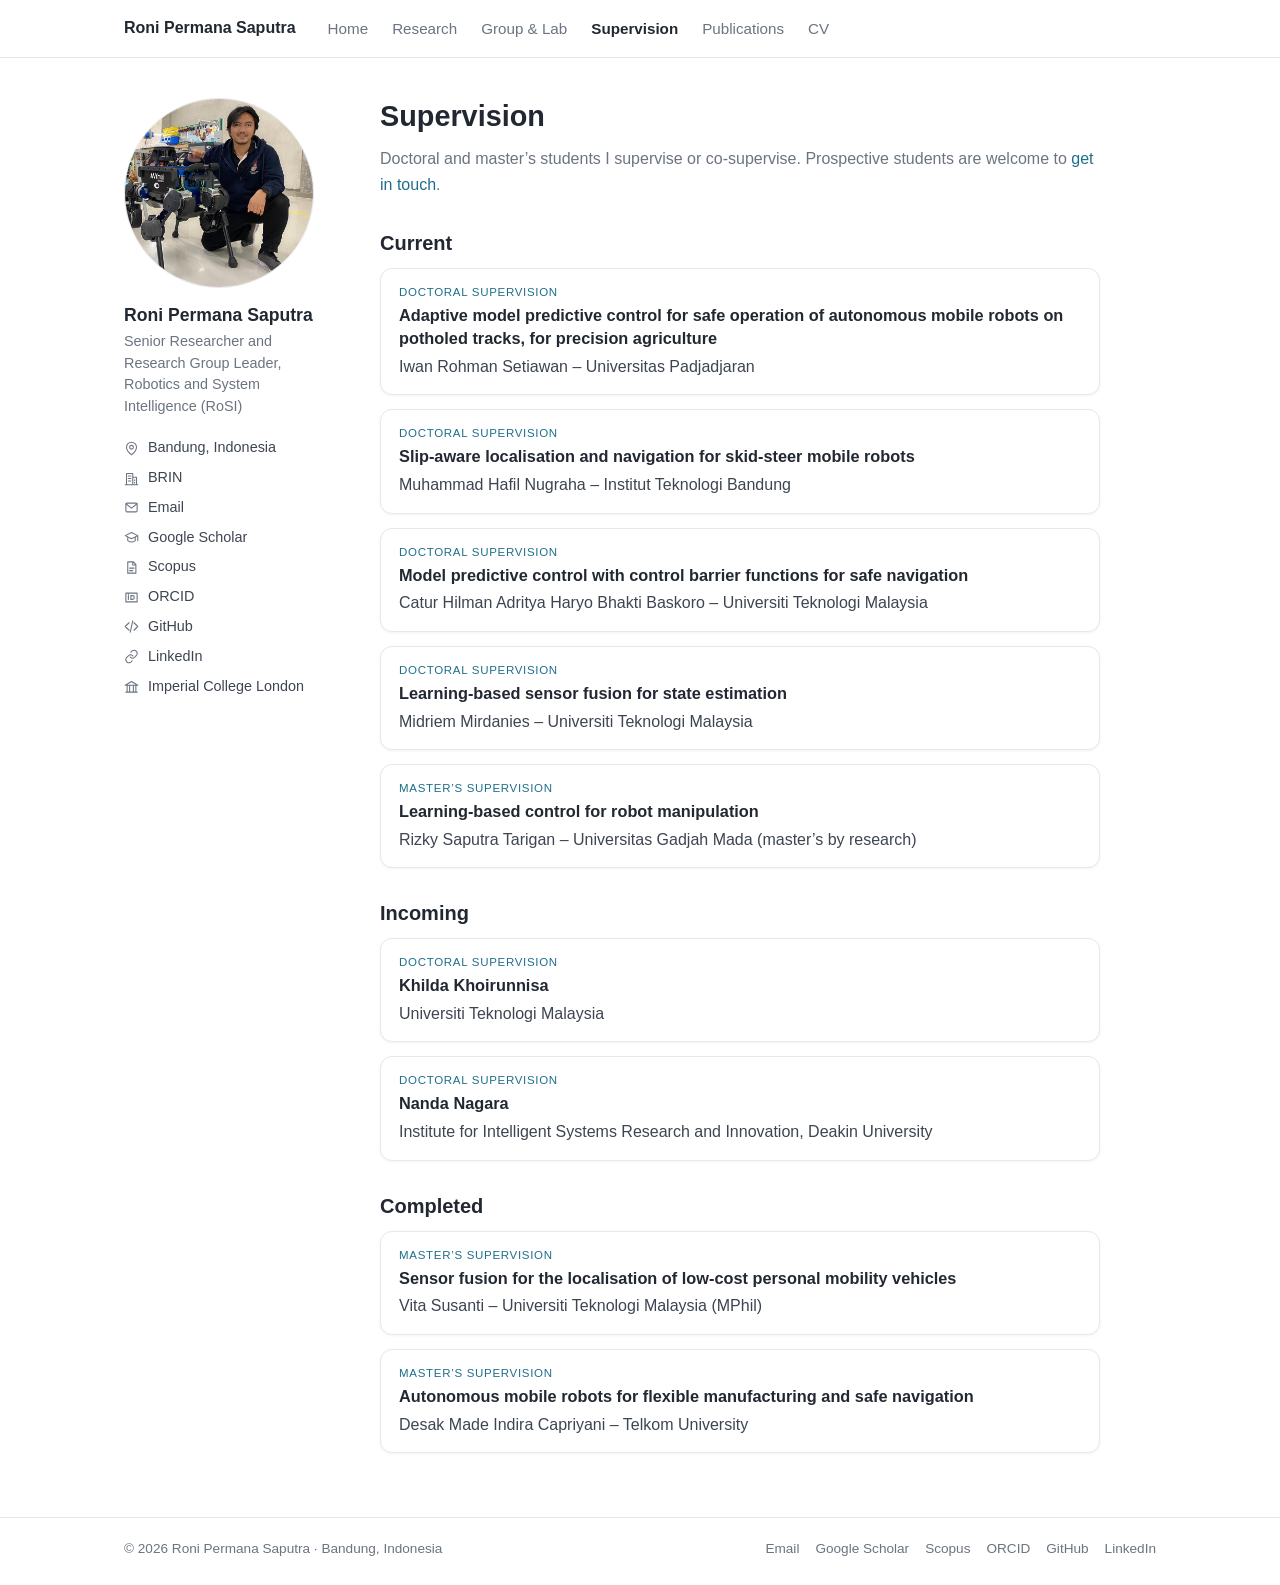
<file: supervision.html>
<!doctype html>
<html lang="en-GB">
<head>
  <meta charset="utf-8">
  <meta name="viewport" content="width=device-width, initial-scale=1">
  <title>Supervision — Roni Permana Saputra</title>
  <meta name="description" content="Roni Permana Saputra — senior robotics researcher and research group leader (RoSI) at BRIN. Research in autonomous mobile robots, robot perception, navigation and control.">
  <link rel="canonical" href="https://roni-permana-saputra.github.io/supervision.html">
  <meta property="og:type" content="website">
  <meta property="og:title" content="Supervision — Roni Permana Saputra">
  <meta property="og:description" content="Roni Permana Saputra — senior robotics researcher and research group leader (RoSI) at BRIN. Research in autonomous mobile robots, robot perception, navigation and control.">
  <meta property="og:url" content="https://roni-permana-saputra.github.io/supervision.html">
  <meta property="og:image" content="https://roni-permana-saputra.github.io/images/profile.jpg">
  <meta name="theme-color" content="#111111">
  <link rel="icon" type="image/svg+xml" href="data:image/svg+xml,%3Csvg xmlns='http://www.w3.org/2000/svg' viewBox='0 0 64 64'%3E%3Cg fill='%23111111' stroke='%23111111' stroke-width='3.4' stroke-linejoin='round'%3E%3Crect x='4' y='35' width='56' height='24' rx='12'/%3E%3Crect x='12' y='5' width='40' height='52' rx='12'/%3E%3C/g%3E%3Cg fill='%23fff'%3E%3Crect x='4' y='35' width='56' height='24' rx='12'/%3E%3Crect x='12' y='5' width='40' height='52' rx='12'/%3E%3C/g%3E%3Crect x='18.5' y='12' width='27' height='27' rx='6' fill='%23111111'/%3E%3Crect x='23.6' y='16.8' width='5.6' height='11' rx='2.8' fill='none' stroke='%23fff' stroke-width='1.9'/%3E%3Crect x='34.8' y='16.8' width='5.6' height='11' rx='2.8' fill='none' stroke='%23fff' stroke-width='1.9'/%3E%3Crect x='27.5' y='45' width='9' height='2.6' rx='1.3' fill='%23111111'/%3E%3C/svg%3E">
  <link rel="stylesheet" href="assets/site.css?v=20261108e">
  <script src="assets/site.js?v=20261108e" defer></script>
</head>
<body>
  <a class="skip-link" href="#main">Skip to content</a>
  <header class="masthead">
    <div class="wrap masthead-inner">
      <a class="site-name" href="index.html">Roni Permana Saputra</a>
      <button class="menu-toggle" aria-expanded="false" aria-controls="main-nav" hidden>Menu</button>
      <nav id="main-nav" aria-label="Main navigation">
        <a href="index.html">Home</a>
        <a href="research.html">Research</a>
        <a href="lab.html">Group &amp; Lab</a>
        <a href="supervision.html" aria-current="page">Supervision</a>
        <a href="publications.html">Publications</a>
        <a href="cv.html">CV</a>
      </nav>
    </div>
  </header>
  <div class="wrap layout">
    <aside class="sidebar" aria-label="Profile">
      <img class="portrait" src="images/profile.jpg" width="720" height="720" alt="Portrait of Roni Permana Saputra">
      <div class="who">
        <p class="name">Roni Permana Saputra</p>
        <p class="role">Senior Researcher and Research Group Leader, Robotics and System Intelligence (RoSI)</p>
      </div>
      <ul class="side-links">
        <li><svg viewBox="0 0 24 24" fill="none" stroke="currentColor" stroke-width="1.7" stroke-linecap="round" stroke-linejoin="round" aria-hidden="true"><circle cx="12" cy="10" r="3"/><path d="M20 10c0 6-8 12-8 12S4 16 4 10a8 8 0 1 1 16 0Z"/></svg><span>Bandung, Indonesia</span></li>
        <li><svg viewBox="0 0 24 24" fill="none" stroke="currentColor" stroke-width="1.7" stroke-linecap="round" stroke-linejoin="round" aria-hidden="true"><path d="M4 22V4h10v18M14 10h6v12M2 22h20M7 8h4M7 12h4M7 16h4M17 14v1M17 18v1"/></svg><a href="https://www.brin.go.id/">BRIN</a></li>
        <li><svg viewBox="0 0 24 24" fill="none" stroke="currentColor" stroke-width="1.7" stroke-linecap="round" stroke-linejoin="round" aria-hidden="true"><rect x="3" y="5" width="18" height="14" rx="2"/><path d="m3 6 9 7 9-7"/></svg><a href="mailto:roni.permana.saputra@brin.go.id">Email</a></li>
        <li><svg viewBox="0 0 24 24" fill="none" stroke="currentColor" stroke-width="1.7" stroke-linecap="round" stroke-linejoin="round" aria-hidden="true"><path d="m2 9 10-5 10 5-10 5-10-5ZM6 11v6c4 3 8 3 12 0v-6M22 9v8"/></svg><a href="https://scholar.google.co.id/citations?user=I5WKiPUAAAAJ&hl=en">Google Scholar</a></li>
        <li><svg viewBox="0 0 24 24" fill="none" stroke="currentColor" stroke-width="1.7" stroke-linecap="round" stroke-linejoin="round" aria-hidden="true"><path d="M6 3h9l4 4v14H6zM14 3v5h5M9 13h7M9 17h5"/></svg><a href="https://www.scopus.com/authid/detail.uri?authorId=55383361400">Scopus</a></li>
        <li><svg viewBox="0 0 24 24" fill="none" stroke="currentColor" stroke-width="1.7" stroke-linecap="round" stroke-linejoin="round" aria-hidden="true"><path d="M3 5h18v14H3zM7 9v6M7 7v.01M11 9h2.5a3 3 0 0 1 0 6H11z"/></svg><a href="https://orcid.org/0000-0001-6989-8830">ORCID</a></li>
        <li><svg viewBox="0 0 24 24" fill="none" stroke="currentColor" stroke-width="1.7" stroke-linecap="round" stroke-linejoin="round" aria-hidden="true"><path d="m8 6-6 6 6 6M16 6l6 6-6 6M14 3l-4 18"/></svg><a href="https://github.com/roni-permana-saputra">GitHub</a></li>
        <li><svg viewBox="0 0 24 24" fill="none" stroke="currentColor" stroke-width="1.7" stroke-linecap="round" stroke-linejoin="round" aria-hidden="true"><path d="M10 13a5 5 0 0 0 7 .1l3-3a5 5 0 0 0-7-7l-2 2M14 11a5 5 0 0 0-7-.1l-3 3a5 5 0 0 0 7 7l2-2"/></svg><a href="https://www.linkedin.com/in/roni-permana-saputra/">LinkedIn</a></li>
        <li><svg viewBox="0 0 24 24" fill="none" stroke="currentColor" stroke-width="1.7" stroke-linecap="round" stroke-linejoin="round" aria-hidden="true"><path d="M3 21h18M5 21V10M19 21V10M9 21V10M15 21V10M2 10l10-6 10 6Z"/></svg><a href="https://www.imperial.ac.uk/robot-intelligence/people/roni.saputra/">Imperial College London</a></li>
      </ul>
    </aside>
    <main id="main" tabindex="-1">
      <header class="page-head">
        <h1>Supervision</h1>
        <p class="lead">Doctoral and master’s students I supervise or co-supervise. Prospective students are welcome to <a href="mailto:roni.permana.saputra@brin.go.id">get in touch</a>.</p>
      </header>
      <section class="section">
        <h2>Current</h2>
        <ul class="sup-list">
          <li class="sup-card"><p class="sup-label">Doctoral supervision</p><h3>Adaptive model predictive control for safe operation of autonomous mobile robots on potholed tracks, for precision agriculture</h3><p>Iwan Rohman Setiawan – Universitas Padjadjaran</p></li>
          <li class="sup-card"><p class="sup-label">Doctoral supervision</p><h3>Slip-aware localisation and navigation for skid-steer mobile robots</h3><p>Muhammad Hafil Nugraha – Institut Teknologi Bandung</p></li>
          <li class="sup-card"><p class="sup-label">Doctoral supervision</p><h3>Model predictive control with control barrier functions for safe navigation</h3><p>Catur Hilman Adritya Haryo Bhakti Baskoro – Universiti Teknologi Malaysia</p></li>
          <li class="sup-card"><p class="sup-label">Doctoral supervision</p><h3>Learning-based sensor fusion for state estimation</h3><p>Midriem Mirdanies – Universiti Teknologi Malaysia</p></li>
          <li class="sup-card"><p class="sup-label">Master’s supervision</p><h3>Learning-based control for robot manipulation</h3><p>Rizky Saputra Tarigan – Universitas Gadjah Mada (master’s by research)</p></li>
        </ul>
      </section>
      <section class="section">
        <h2>Incoming</h2>
        <ul class="sup-list">
          <li class="sup-card"><p class="sup-label">Doctoral supervision</p><h3>Khilda Khoirunnisa</h3><p>Universiti Teknologi Malaysia</p></li>
          <li class="sup-card"><p class="sup-label">Doctoral supervision</p><h3>Nanda Nagara</h3><p>Institute for Intelligent Systems Research and Innovation, Deakin University</p></li>
        </ul>
      </section>
      <section class="section">
        <h2>Completed</h2>
        <ul class="sup-list">
          <li class="sup-card"><p class="sup-label">Master’s supervision</p><h3>Sensor fusion for the localisation of low-cost personal mobility vehicles</h3><p>Vita Susanti – Universiti Teknologi Malaysia (MPhil)</p></li>
          <li class="sup-card"><p class="sup-label">Master’s supervision</p><h3>Autonomous mobile robots for flexible manufacturing and safe navigation</h3><p>Desak Made Indira Capriyani – Telkom University</p></li>
        </ul>
      </section>
    </main>
  </div>
  <footer>
    <div class="wrap footer-inner">
      <p>© 2026 Roni Permana Saputra · Bandung, Indonesia</p>
      <div class="footer-links"><a href="mailto:roni.permana.saputra@brin.go.id">Email</a><a href="https://scholar.google.co.id/citations?user=I5WKiPUAAAAJ&hl=en">Google Scholar</a><a href="https://www.scopus.com/authid/detail.uri?authorId=55383361400">Scopus</a><a href="https://orcid.org/0000-0001-6989-8830">ORCID</a><a href="https://github.com/roni-permana-saputra">GitHub</a><a href="https://www.linkedin.com/in/roni-permana-saputra/">LinkedIn</a></div>
    </div>
  </footer>
</body>
</html>
</file>
<file: assets/site.css>
/* Roni Permana Saputra — personal academic site */
:root {
  --bg: #ffffff;
  --ink: #222831;
  --text: #3d4551;
  --muted: #6b7480;
  --line: #e6e8eb;
  --accent: #1f6f8b;
  --accent-strong: #154f63;
  --sans: -apple-system, BlinkMacSystemFont, "Segoe UI", Roboto, "Helvetica Neue", Arial, sans-serif;
  color-scheme: light dark;
}
@media (prefers-color-scheme: dark) {
  :root { --bg: #14181d; --ink: #eef0f3; --text: #c6ccd4; --muted: #939ba6; --line: #2a313a; --accent: #7cc0d8; --accent-strong: #a5d6e8; }
}
* { box-sizing: border-box; }
html { -webkit-text-size-adjust: 100%; }
body { margin: 0; font-family: var(--sans); font-size: 16px; line-height: 1.65; color: var(--text); background: var(--bg); }
[hidden] { display: none !important; }
a { color: var(--accent); text-decoration: none; }
a:hover { color: var(--accent-strong); text-decoration: underline; }
a:focus-visible, button:focus-visible { outline: 2px solid var(--accent); outline-offset: 2px; }
button { font: inherit; cursor: pointer; }
p { margin: 0 0 1em; }
h1, h2, h3 { color: var(--ink); margin: 0; line-height: 1.3; }
.wrap { max-width: 1080px; margin: 0 auto; padding: 0 24px; }
.skip-link { position: fixed; top: -100px; left: 16px; padding: 8px 16px; background: var(--bg); z-index: 30; }
.skip-link:focus { top: 12px; }

/* Masthead */
.masthead { border-bottom: 1px solid var(--line); }
.masthead-inner { display: flex; align-items: center; gap: 8px 32px; min-height: 56px; flex-wrap: wrap; }
.site-name { font-weight: 700; font-size: 1rem; color: var(--ink); }
.site-name:hover { color: var(--ink); }
nav { display: flex; gap: 24px; }
nav a { padding: 16px 0; font-size: .95rem; color: var(--muted); }
nav a:hover { color: var(--ink); text-decoration: none; }
nav a[aria-current] { color: var(--ink); font-weight: 600; }
.menu-toggle { display: none; margin-left: auto; padding: 5px 12px; border: 1px solid var(--line); border-radius: 4px; background: none; color: var(--ink); font-size: .9rem; }

.banner { display: block; width: 100%; height: clamp(140px, 24vw, 270px); object-fit: cover; object-position: center 12%; margin-top: 24px; border-radius: 6px; }
.banner + * { }

/* Layout */
.layout { display: grid; grid-template-columns: 200px minmax(0, 1fr); gap: 56px; padding-top: 40px; padding-bottom: 64px; align-items: start; }
main { max-width: 720px; }

/* Sidebar */
.sidebar { font-size: .9rem; }
.portrait { display: block; width: 190px; height: 190px; object-fit: cover; object-position: center; border-radius: 50%; border: 1px solid var(--line); }
.who .name { margin: 16px 0 4px; font-size: 1.1rem; font-weight: 700; color: var(--ink); line-height: 1.3; }
.who .role { margin: 0; color: var(--muted); line-height: 1.5; }
.side-links { list-style: none; margin: 16px 0 0; padding: 0; }
.side-links li { display: flex; align-items: center; gap: 9px; padding: 3px 0; color: var(--text); }
.side-links a { color: var(--text); }
.side-links a:hover { color: var(--accent); }
.side-links svg { width: 15px; height: 15px; flex-shrink: 0; color: var(--muted); }

/* Content */
h1 { font-size: 1.8rem; margin-bottom: 20px; }
h2 { font-size: 1.25rem; margin: 32px 0 10px; }
h3 { font-size: 1rem; }
.intro { font-size: 1.15rem; line-height: 1.55; color: var(--ink); margin-bottom: 1.1em; }
.prose h3 { margin: 22px 0 6px; font-size: .78rem; font-weight: 600; letter-spacing: .08em; text-transform: uppercase; color: var(--muted); }
.plain-list strong { font-weight: 400; color: var(--ink); }
.areas .plain-list, .areas-list { list-style: none; padding-left: 0; }
.areas .plain-list li { padding: 5px 0; border-top: 1px solid var(--line); color: var(--muted); font-size: .94rem; }
.areas .plain-list li:first-child { border-top: 0; }
.areas .plain-list strong { display: block; font-size: 1rem; }
.two-col { columns: 2; column-gap: 32px; }
.two-col li { break-inside: avoid; }
@media (max-width: 560px) { .two-col { columns: 1; } }
.team { columns: 2; column-gap: 32px; }
.team li { break-inside: avoid; }
@media (max-width: 760px) { .team { columns: 1; } }
.areas > h2:first-child { margin-top: 0; }
.areas + .entry { margin-top: 4px; padding-top: 12px; border-top: 0; }
.robots { margin: 14px 0 18px; }
.robot { display: grid; grid-template-columns: 168px minmax(0, 1fr); gap: 24px; align-items: start; padding: 16px 0; border-top: 1px solid var(--line); }
.robot:first-child { border-top: 0; padding-top: 4px; }
.robot img { background: #fff; display: block; width: 168px; height: 168px; object-fit: cover; border-radius: 50%; border: 1px solid var(--line); }
.robot .ph { width: 168px; height: 168px; border-radius: 50%; border: 1px dashed var(--line); background: color-mix(in srgb, var(--line) 35%, transparent); }
.robot h3 { margin: 0 0 4px; font-size: 1rem; font-weight: 600; letter-spacing: 0; text-transform: none; color: var(--ink); }
.robot p { margin: 0; font-size: .95rem; }
@media (max-width: 560px) { .robot { grid-template-columns: 108px minmax(0, 1fr); gap: 14px; } .robot img, .robot .ph { width: 108px; height: 108px; } }
.lab-logo { display: block; width: 100%; max-width: 220px; height: auto; margin: 4px 0 14px -8px; background: #fff; border-radius: 6px; }
.figure { margin: 20px 0 8px; }
.figure img { display: block; width: 100%; max-width: 360px; height: auto; border-radius: 6px; border: 1px solid var(--line); }
.figure figcaption { margin-top: 6px; font-size: .88rem; color: var(--muted); }
.page-head { margin-bottom: 20px; }
.page-head .lead { color: var(--muted); margin-bottom: 0; }
.page-head h1 { margin-bottom: 10px; }
.eyebrow { display: none; }
.plain-list { margin: 0 0 1em; padding-left: 1.2em; }
.plain-list li { padding: 1px 0; }
.note { font-size: .9rem; color: var(--muted); }
.section > div > :last-child, .prose > :last-child { margin-bottom: 0; }

/* Research */
.entry { margin-top: 32px; padding-top: 24px; border-top: 1px solid var(--line); scroll-margin-top: 16px; }
.entry .num { display: none; }
.entry .meta { margin: 0 0 4px; font-size: .78rem; color: var(--muted); }
.entry .meta br { display: none; }
.entry h2 { margin: 0 0 10px; }
.entry-links { display: flex; flex-wrap: wrap; gap: 2px 16px; font-size: .9rem; }

.group-head { margin: 44px 0 0; padding-bottom: 8px; border-bottom: 2px solid var(--ink); font-size: 1.25rem; }
.group-head + .entry { margin-top: 0; padding-top: 22px; border-top: 0; }
.entry h3 { margin: 0 0 10px; font-size: 1.12rem; }
.entry .funding { font-size: .88rem; color: var(--muted); margin-bottom: .6em; }
.entry .funding span { font-weight: 600; text-transform: uppercase; letter-spacing: .06em; font-size: .72rem; margin-right: 6px; }

/* Publications */
.pub-year { margin-top: 28px; }
.year-heading { margin: 0 0 12px; padding-bottom: 6px; border-bottom: 1px solid var(--line); }
.publication { margin-bottom: 20px; }
.publication .kind { display: none; }
.publication h3 { margin-bottom: 2px; font-weight: 600; }
.publication h3 a { color: var(--ink); }
.publication h3 a:hover { color: var(--accent); }
.publication p { margin: 0; font-size: .92rem; }
.publication strong { color: var(--ink); }
.publication .venue { font-style: italic; color: var(--muted); }
.publication .entry-links { margin-top: 2px; font-size: .88rem; }

/* CV */
.print-button { margin-top: 14px; padding: 6px 14px; border: 1px solid var(--line); border-radius: 4px; background: none; color: var(--ink); font-size: .88rem; }
.print-button:hover { border-color: var(--accent); color: var(--accent); }
.cv-row { display: grid; grid-template-columns: 110px minmax(0, 1fr); gap: 16px; padding: 8px 0; }
.cv-row .period { font-size: .88rem; color: var(--muted); padding-top: 2px; }
.cv-row h3 { margin-bottom: 1px; }
.cv-row p { margin: 0; font-size: .93rem; }
.cv-row p + p { color: var(--muted); }
.cv-sub { margin: 14px 0 4px; font-size: .95rem; font-weight: 600; }
.cv-sub:first-child { margin-top: 0; }
.cv-pubs { margin: 0; padding-left: 1.5em; font-size: .92rem; }
.cv-pubs li { padding: 3px 0; }
.cv-pubs strong { color: var(--ink); }

footer { border-top: 1px solid var(--line); }
.footer-inner { display: flex; flex-wrap: wrap; gap: 6px 24px; justify-content: space-between; padding-top: 20px; padding-bottom: 24px; color: var(--muted); font-size: .85rem; }
.footer-inner p { margin: 0; }
.footer-inner a { color: var(--muted); }
.footer-links { display: flex; flex-wrap: wrap; gap: 6px 16px; }
.footer-links a { white-space: nowrap; }

@media (max-width: 760px) {
  .layout { grid-template-columns: 1fr; gap: 28px; padding-top: 24px; padding-bottom: 40px; }
  .sidebar { display: grid; grid-template-columns: 84px minmax(0, 1fr); gap: 4px 16px; align-items: center; padding-bottom: 20px; border-bottom: 1px solid var(--line); }
  .portrait { width: 84px; height: 84px; }
  .who .name { margin-top: 0; }
  .side-links { grid-column: 1 / -1; display: flex; flex-wrap: wrap; gap: 0 18px; margin-top: 10px; }
  .side-links li { min-height: 36px; }
  .menu-toggle { display: block; }
  nav { width: 100%; flex-direction: column; gap: 0; padding-bottom: 8px; }
  nav a { padding: 10px 0; border-top: 1px solid var(--line); }
  .js nav:not(.is-open) { display: none; }
  .cv-row { grid-template-columns: 1fr; gap: 0; }
  h1 { font-size: 1.6rem; }
}
@media print {
  :root { --bg: #fff; --ink: #000; --text: #111; --muted: #444; --line: #ccc; --accent: #154f63; }
  body { font-size: 10.5pt; }
  .masthead, .sidebar, footer, .print-button, .skip-link { display: none !important; }
  .layout { display: block; padding: 0; }
  .wrap, main { max-width: none; padding: 0; }
  .cv-row, .publication, .entry { break-inside: avoid; }
}

.video { margin: 16px 0; max-width: 640px; }
.video-facade, .video iframe { position: relative; display: block; width: 100%; aspect-ratio: 16 / 9; border: 0; border-radius: 6px; overflow: hidden; background: #000; }
.video-facade img { width: 100%; height: 100%; object-fit: cover; display: block; }
.video-facade .play { position: absolute; left: 50%; top: 50%; width: 64px; height: 44px; margin: -22px 0 0 -32px; border-radius: 10px; background: rgba(0,0,0,.7); transition: background .15s; }
.video-facade .play::after { content: ""; position: absolute; left: 26px; top: 13px; border-style: solid; border-width: 9px 0 9px 15px; border-color: transparent transparent transparent #fff; }
.video-facade:hover .play, .video-facade:focus-visible .play { background: #c00; }
.video figcaption { margin-top: 6px; font-size: .88rem; color: var(--muted); }

.sup-list { list-style: none; margin: 24px 0 0; padding: 0; display: grid; gap: 14px; }
.sup-card { padding: 14px 18px; border: 1px solid var(--line); border-radius: 12px; background: var(--bg); box-shadow: 0 1px 3px rgba(0,0,0,.05); }
.sup-card .sup-label { margin: 0 0 2px; font-size: .72rem; letter-spacing: .06em; text-transform: uppercase; color: var(--accent); }
.sup-card h3 { margin: 0 0 4px; font-size: 1.02rem; line-height: 1.4; color: var(--ink); }
.sup-card p { margin: 0; color: var(--text); }
.section .sup-list { margin-top: 12px; }
.proj-grid { list-style: none; margin: 16px 0 32px; padding: 0; display: grid; grid-template-columns: repeat(2, minmax(0, 1fr)); gap: 12px; }
.proj-card { display: flex; flex-direction: column; gap: 3px; height: 100%; box-sizing: border-box; padding: 14px 16px; border: 1px solid var(--line); border-radius: 12px; background: var(--bg); box-shadow: 0 1px 3px rgba(0,0,0,.05); color: var(--text); text-decoration: none; transition: border-color .15s, box-shadow .15s; }
.proj-card:hover, .proj-card:focus-visible { border-color: var(--accent); box-shadow: 0 2px 8px rgba(0,0,0,.08); }
.proj-card .sup-label { font-size: .72rem; letter-spacing: .06em; text-transform: uppercase; color: var(--accent); }
.proj-title { font-weight: 600; color: var(--ink); line-height: 1.35; }
.proj-text { font-size: .92rem; line-height: 1.5; color: var(--muted); }
@media (max-width: 640px) { .proj-grid { grid-template-columns: 1fr; } }
.entry { scroll-margin-top: 16px; }
.proj-grid.three { grid-template-columns: repeat(3, minmax(0, 1fr)); margin: 12px 0 16px; }
.proj-more { margin-top: auto; padding-top: 8px; font-size: .85rem; color: var(--accent); }
@media (max-width: 760px) { .proj-grid.three { grid-template-columns: 1fr; } }
.areas-grid { display: grid; grid-template-columns: repeat(2, minmax(0, 1fr)); gap: 12px; margin: 12px 0 8px; }
.area-card { padding: 14px 18px 8px; border: 1px solid var(--line); border-radius: 12px; background: var(--bg); box-shadow: 0 1px 3px rgba(0,0,0,.05); }
.area-card.wide { grid-column: 1 / -1; }
.area-card h3.sup-label { margin: 0 0 4px; font-size: .72rem; font-weight: 500; letter-spacing: .06em; text-transform: uppercase; color: var(--accent); }
.area-card .plain-list { margin: 0; }
.area-cols { display: grid; grid-template-columns: repeat(2, minmax(0, 1fr)); column-gap: 24px; }
.area-cols li:nth-child(2) { border-top: 0; }
@media (max-width: 640px) { .areas-grid, .area-cols { grid-template-columns: 1fr; } .area-cols li:nth-child(2) { border-top: 1px solid var(--line); } }
</file>
